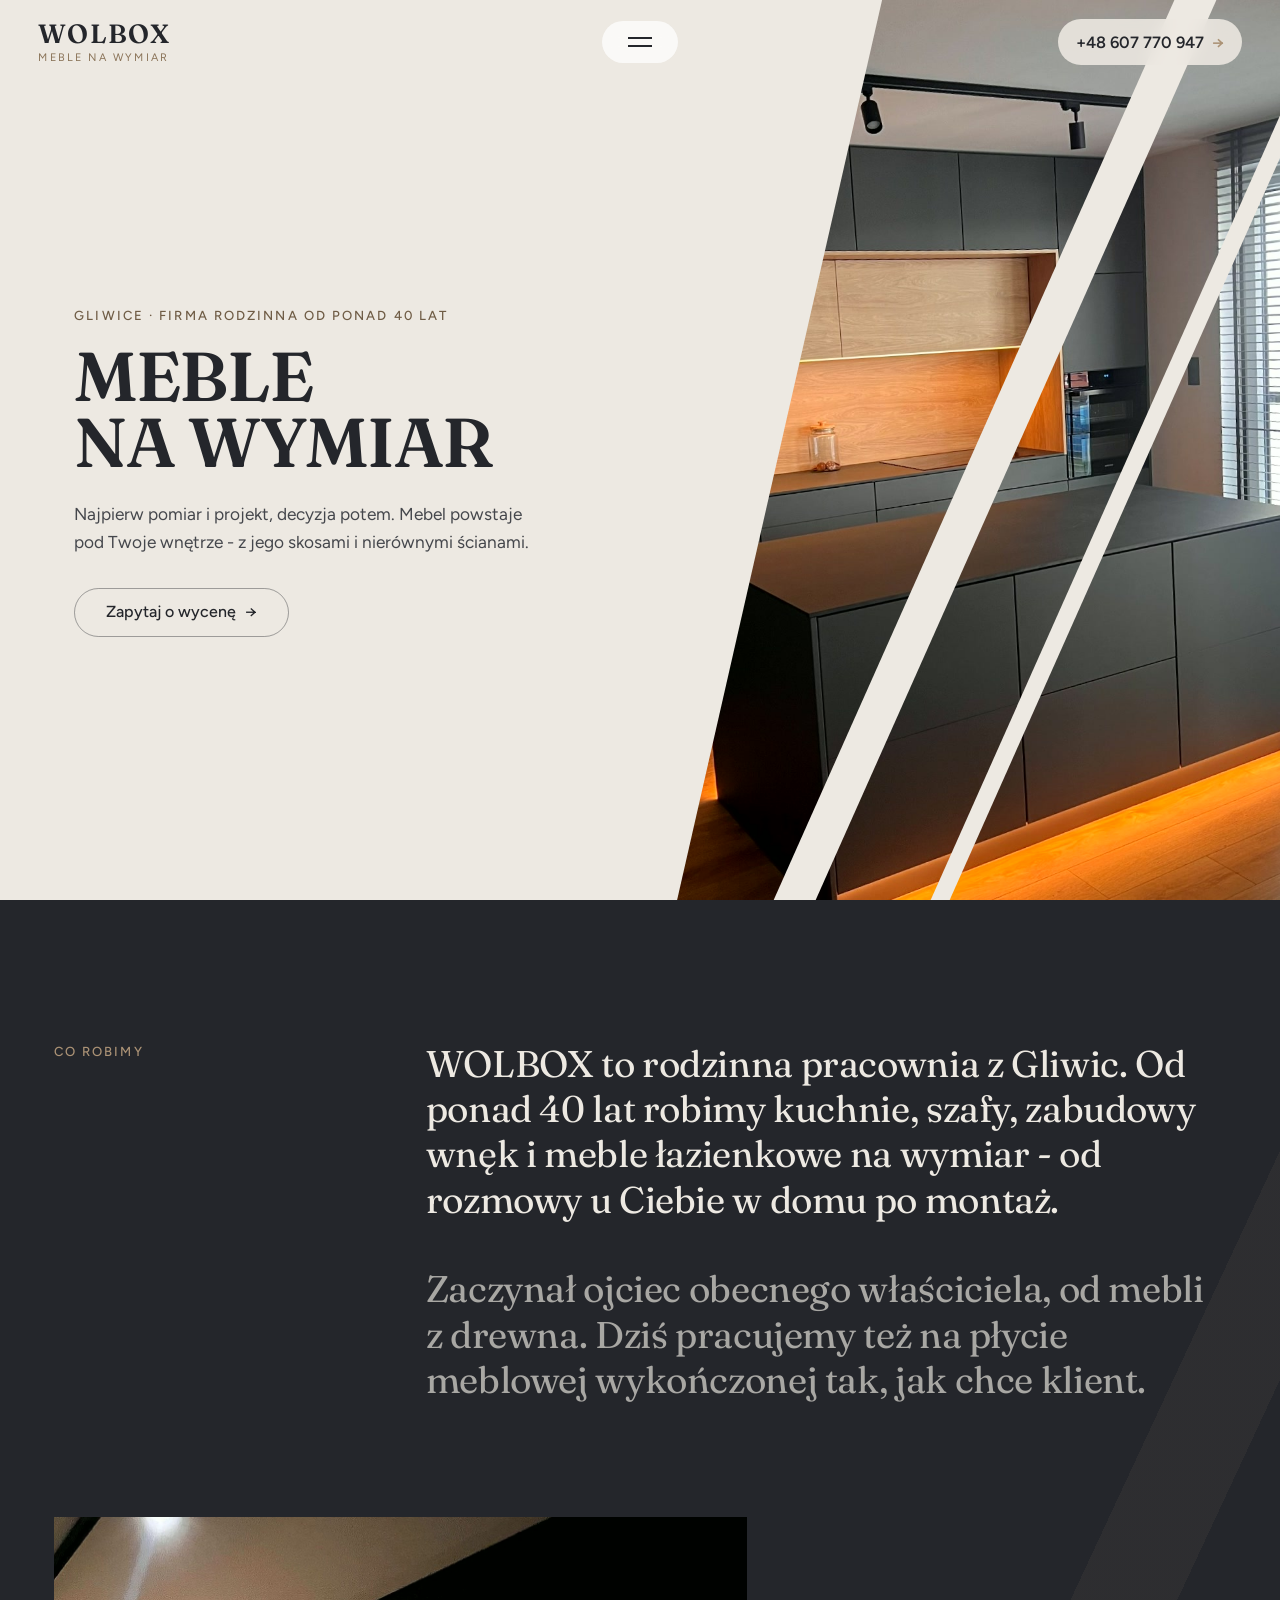
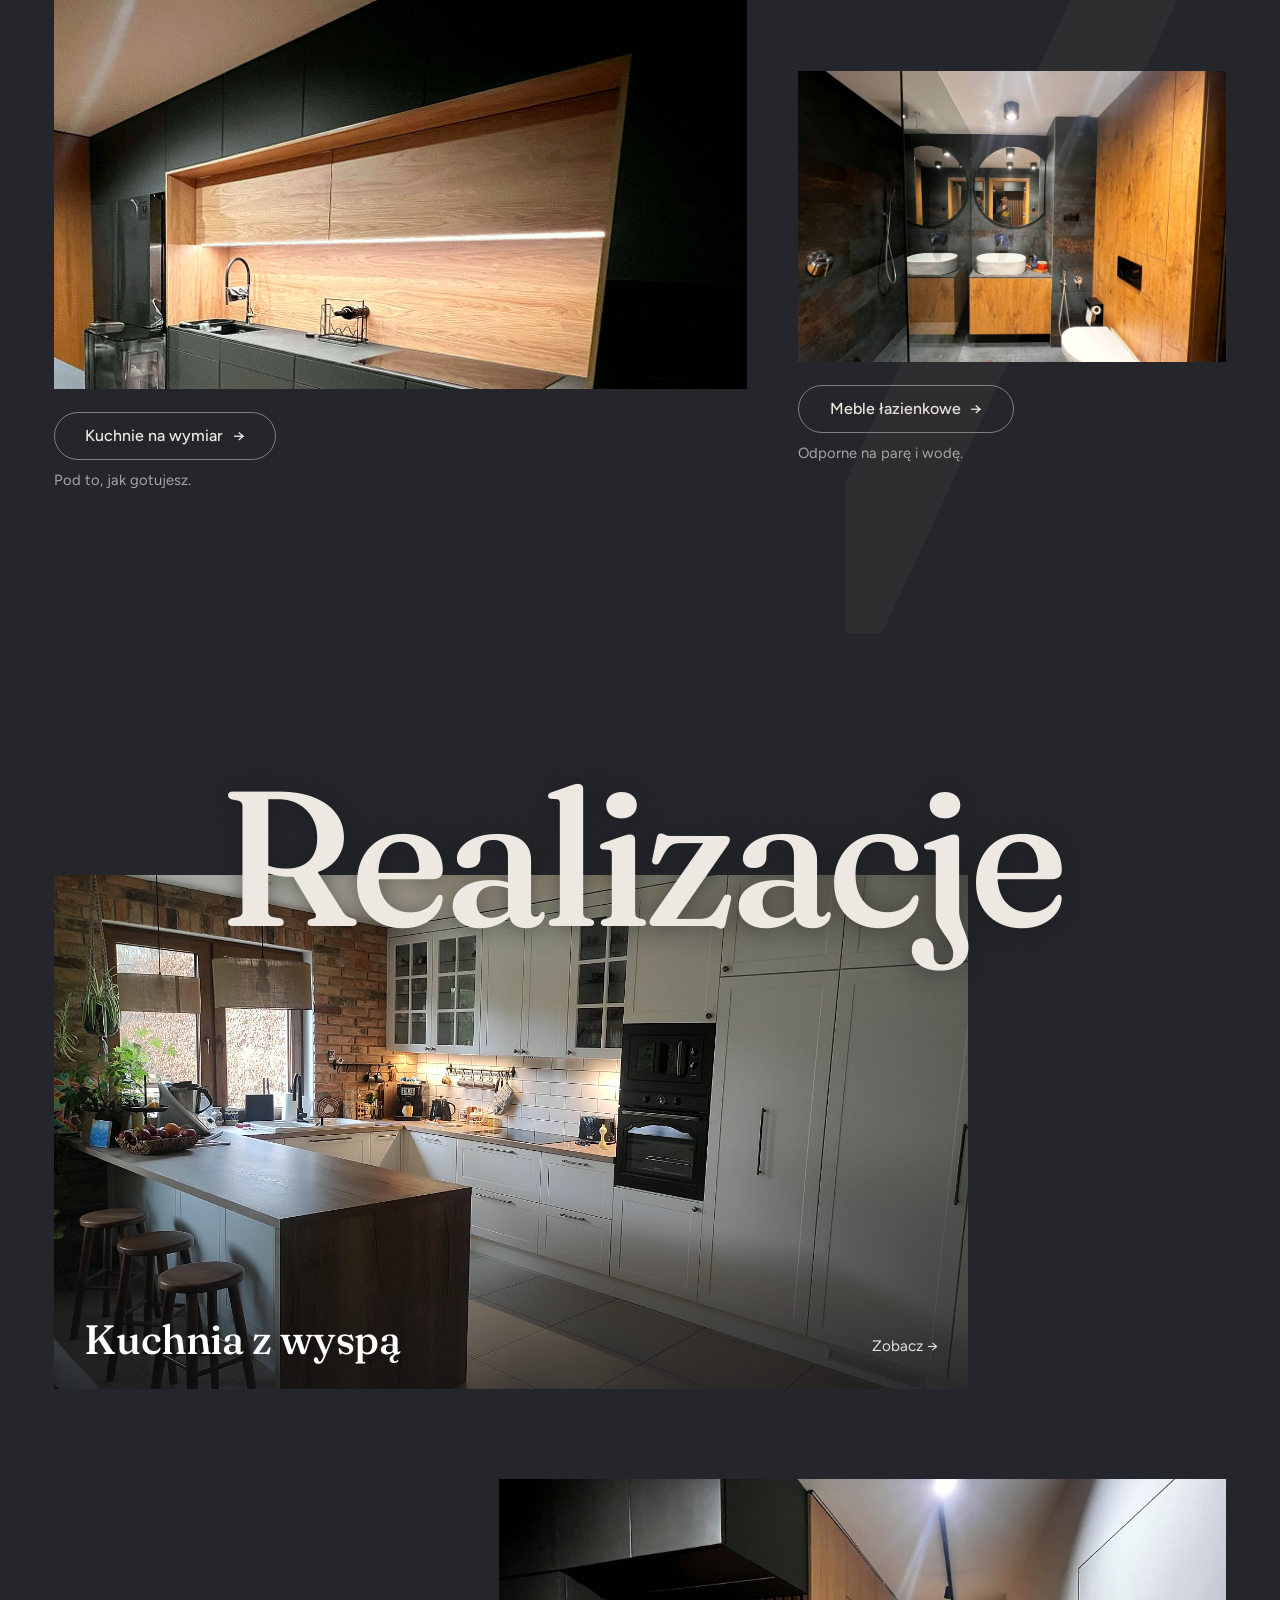
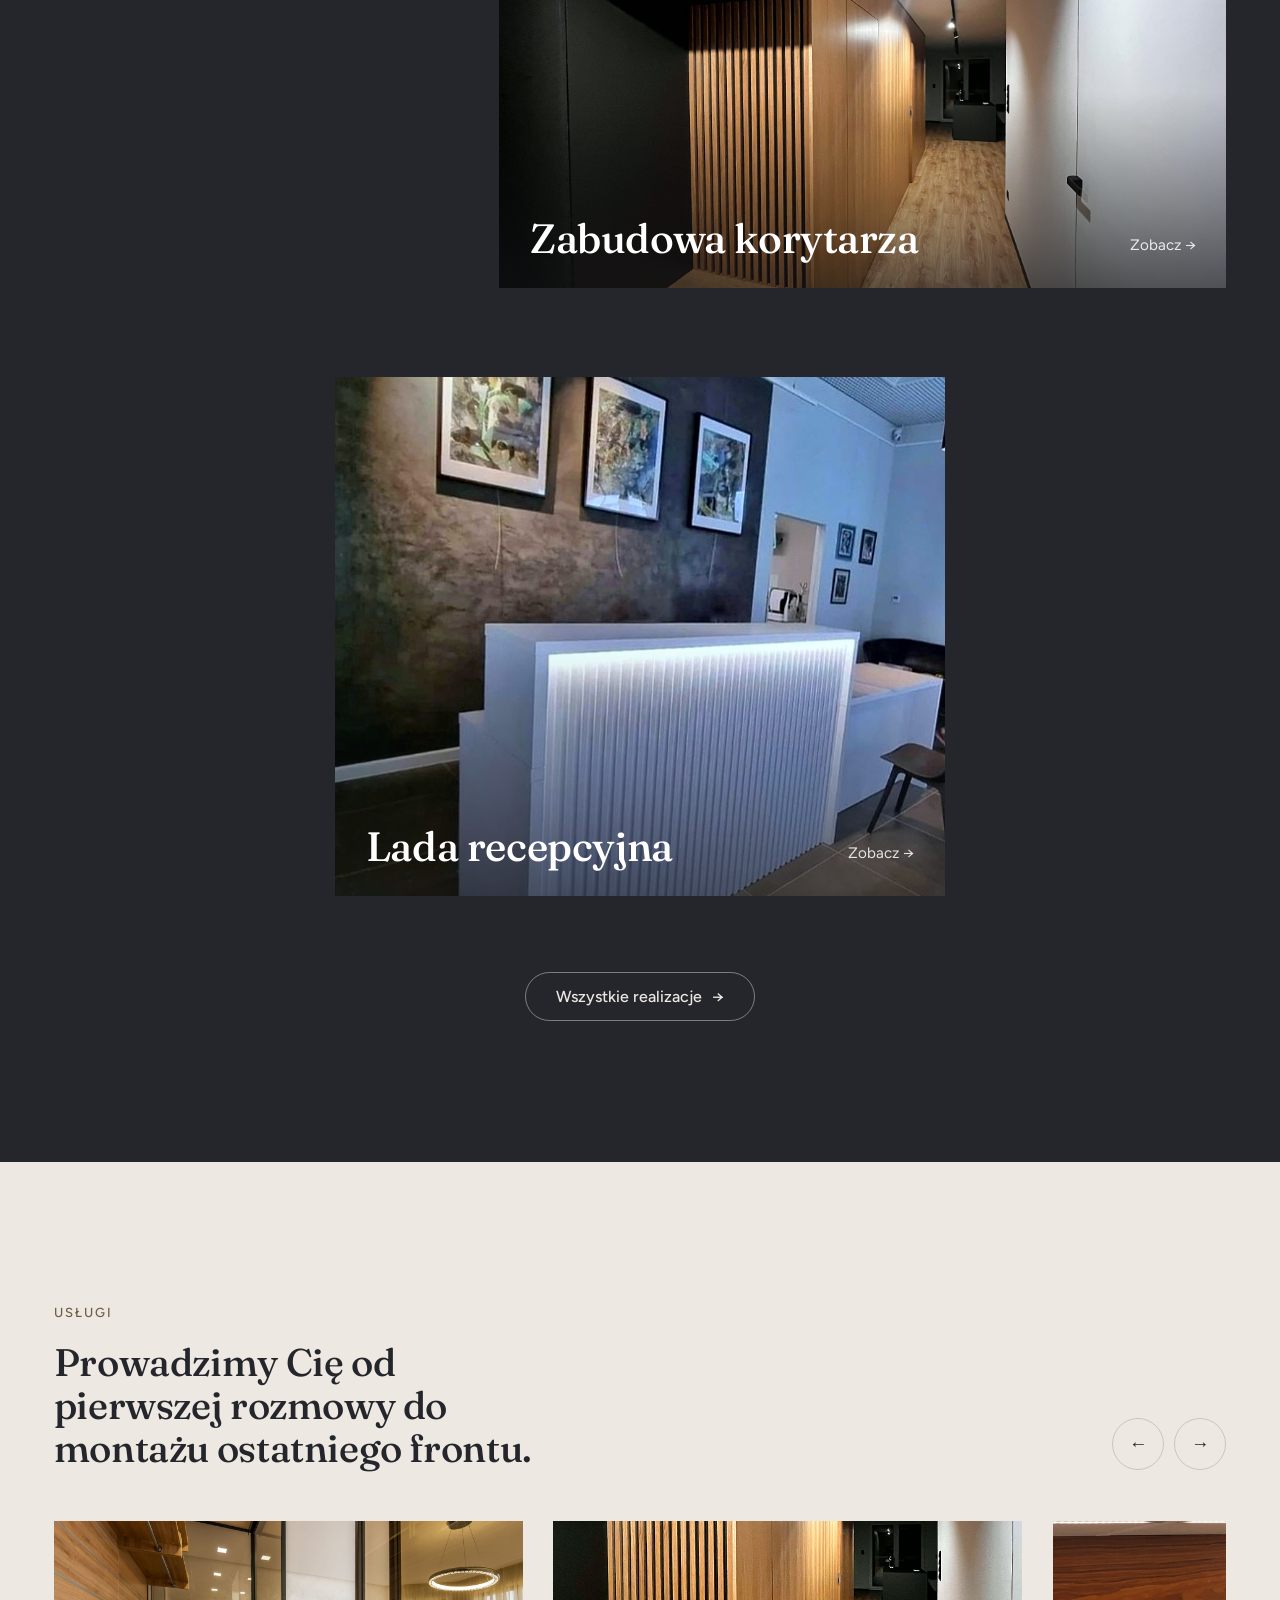
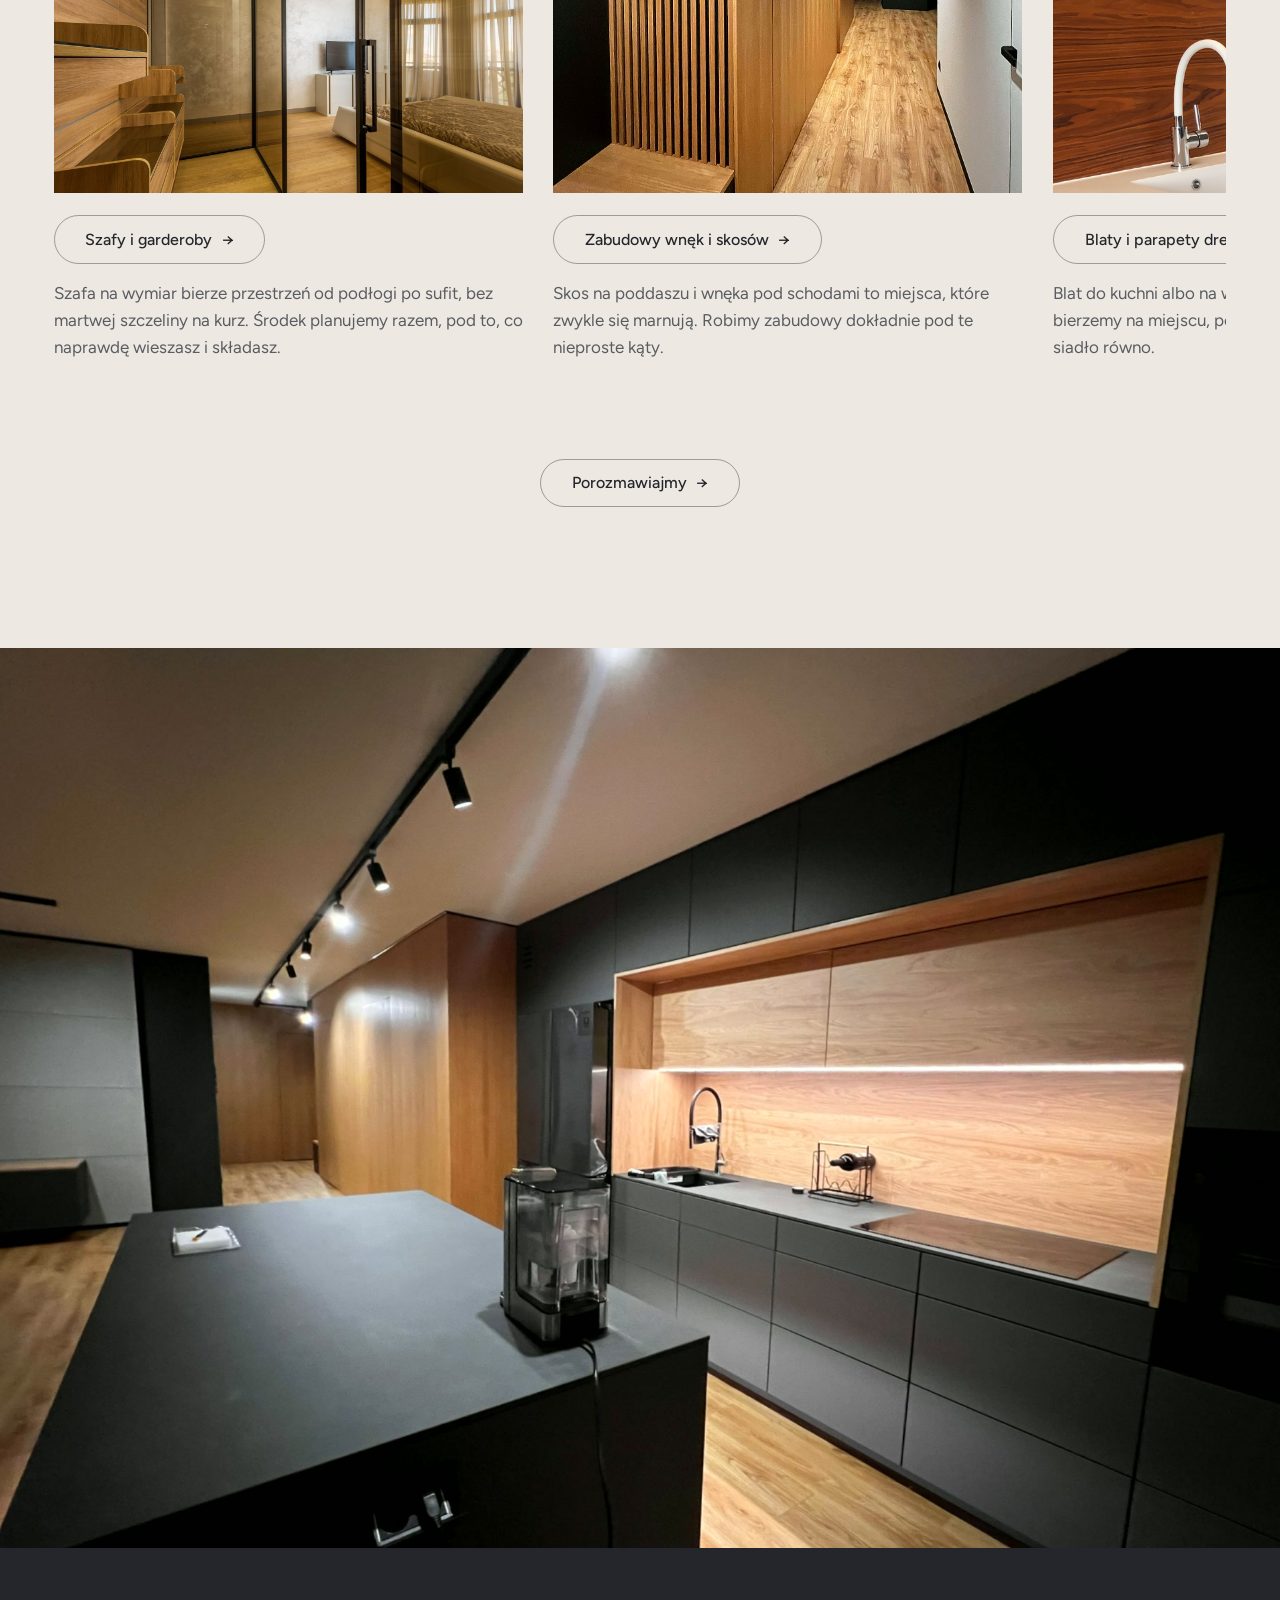
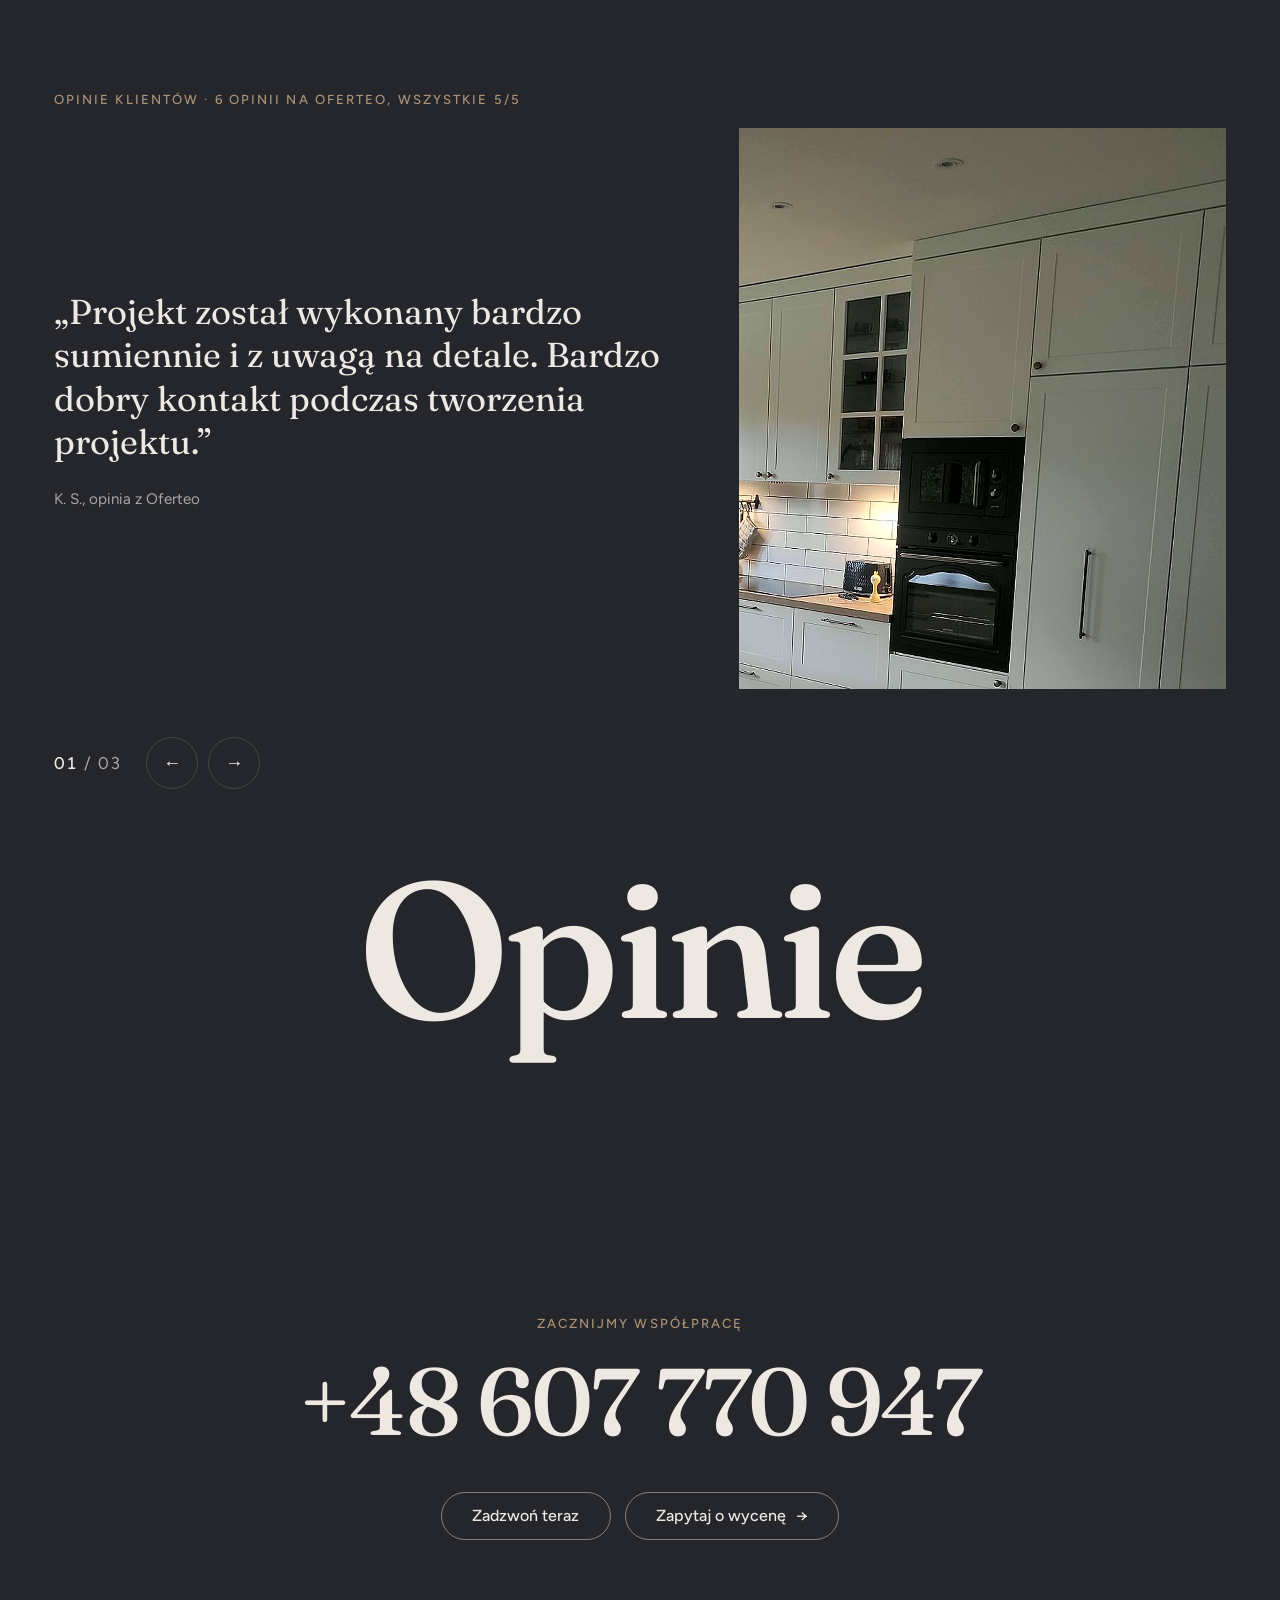
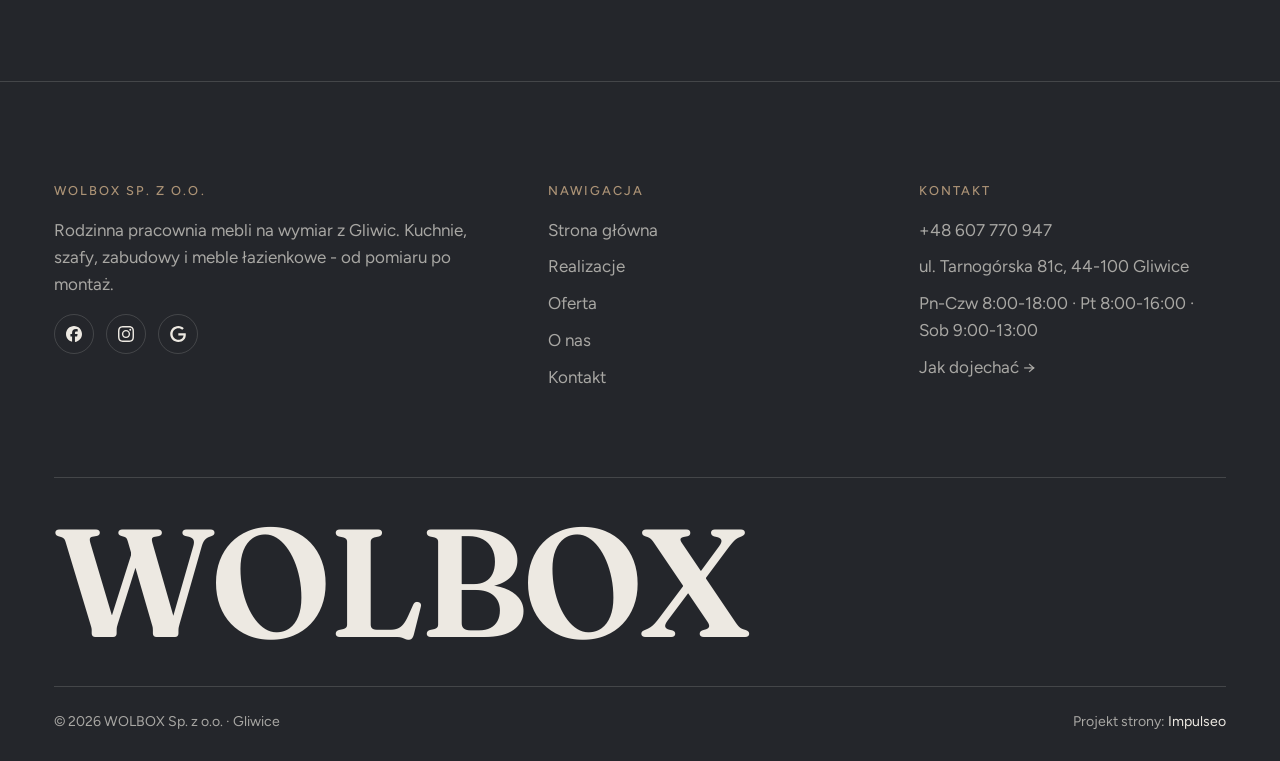
<file: index.html>
<!DOCTYPE html>
<html lang="pl">
<head>
<meta charset="UTF-8">
<meta name="viewport" content="width=device-width, initial-scale=1.0">
<title>WOLBOX - stolarstwo i meble na wymiar</title>
<meta name="description" content="Meble na wymiar w Gliwicach: kuchnie, szafy i zabudowy pod Twoje wnętrze. Firma rodzinna od ponad 40 lat. Zadzwoń: +48 607 770 947.">
<link rel="canonical" href="https://kris20032.github.io/wolbox-sp-z-o-o/">
<meta name="robots" content="noindex, nofollow">
<meta property="og:type" content="website">
<meta property="og:locale" content="pl_PL">
<meta property="og:site_name" content="WOLBOX">
<meta property="og:title" content="WOLBOX - stolarstwo i meble na wymiar">
<meta property="og:description" content="Meble na wymiar w Gliwicach: kuchnie, szafy i zabudowy pod Twoje wnętrze. Firma rodzinna od ponad 40 lat. Zadzwoń: +48 607 770 947.">
<meta property="og:url" content="https://kris20032.github.io/wolbox-sp-z-o-o/">
<meta property="og:image" content="https://kris20032.github.io/wolbox-sp-z-o-o/img/og.jpg">
<meta property="og:image:width" content="1200">
<meta property="og:image:height" content="630">
<meta name="twitter:card" content="summary_large_image">
<script type="application/ld+json">{"@context": "https://schema.org", "@type": "HomeAndConstructionBusiness", "name": "WOLBOX", "url": "https://kris20032.github.io/wolbox-sp-z-o-o/", "telephone": "+48607770947", "image": "https://kris20032.github.io/wolbox-sp-z-o-o/img/og.jpg", "areaServed": "Gliwice", "sameAs": ["https://www.facebook.com/p/Marcin-Wolski-Wolbox-100041528517087/", "https://www.instagram.com/wolbox_wolski_marcin/", "https://www.google.com/maps/place/WOLBOX+Sp.+z+o.+o./@50.3088964,18.6868577,17z"]}</script>
<link rel="preconnect" href="https://fonts.googleapis.com">
<link rel="preconnect" href="https://fonts.gstatic.com" crossorigin>
<link href="https://fonts.googleapis.com/css2?family=Fraunces:opsz,wght@9..144,400;9..144,500;9..144,600&family=Figtree:wght@400;500;600&display=swap" rel="stylesheet">
<meta name="theme-color" content="#ede9e2">
<link rel="stylesheet" href="assets/styles.css?v=20261015">
</head>
<body>
<header class="site-header">
  <div class="wrap inner">
    <a class="site-logo" href="index.html" aria-label="WOLBOX - strona główna"><span class="name">WOLBOX</span><span class="sub">Meble na wymiar</span></a>
    <button class="toggle-menu" data-menu aria-label="Otwórz menu" aria-expanded="false"><span></span><span></span></button>
    <a class="header-phone" href="tel:+48607770947"><span class="num">+48 607 770 947</span> <span class="arr" aria-hidden="true">→</span></a>
  </div>
</header>
<div class="site-menu" aria-label="Menu">
  <div class="top">
    <a class="site-logo" href="index.html" aria-label="WOLBOX - strona główna"><span class="name">WOLBOX</span><span class="sub">Meble na wymiar</span></a>
    <button class="toggle-menu" data-menu aria-label="Zamknij menu" aria-expanded="false"><span></span><span></span></button>
    <a class="header-phone" href="tel:+48607770947"><span class="num">+48 607 770 947</span> <span class="arr" aria-hidden="true">→</span></a>
  </div>
  <div class="menu-cols">
    <nav class="menu-main">
          <a href="index.html" aria-current="page">Strona główna</a>
          <a href="realizacje.html">Realizacje</a>
          <a href="oferta.html">Oferta</a>
          <a href="o-nas.html">O&nbsp;nas</a>
          <a href="kontakt.html">Kontakt</a>
    </nav>
    <div class="menu-col">
      <div class="menu-col-title">Co robimy</div>
          <a href="oferta.html">Kuchnie na wymiar</a>
          <a href="oferta.html">Szafy i&nbsp;garderoby</a>
          <a href="oferta.html">Zabudowy wnęk i&nbsp;skosów</a>
          <a href="oferta.html">Meble pokojowe i&nbsp;łazienkowe</a>
          <a href="oferta.html">Blaty i&nbsp;parapety drewniane</a>
          <a href="oferta.html">Pomiar i&nbsp;projekt</a>
    </div>
    <div class="menu-col">
      <div class="menu-col-title">Kontakt</div>
      <a href="tel:+48607770947">+48 607 770 947</a>
      <p>ul. Tarnogórska 81c<br>44-100 Gliwice</p>
      <p>Pn-Czw 8:00-18:00<br>Pt 8:00-16:00, Sob 9:00-13:00</p>
    </div>
  </div>
  <div class="menu-bottom">
    <a href="https://www.facebook.com/p/Marcin-Wolski-Wolbox-100041528517087/" target="_blank" rel="noopener">Facebook<small>Śledź nas</small></a>
    <a href="https://www.instagram.com/wolbox_wolski_marcin/" target="_blank" rel="noopener">Instagram<small>Zdjęcia z&nbsp;montaży</small></a>
    <a href="https://www.google.com/maps/place/WOLBOX+Sp.+z+o.+o./@50.3088964,18.6868577,17z" target="_blank" rel="noopener">Google<small>Jak dojechać</small></a>
  </div>
</div>

<main>
<section class="hero-cine banner">
    <figure class="banner-img"><div class="banner-img-inner"><img src="img/hero.jpg" fetchpriority="high" alt="WOLBOX - czarna kuchnia z wyspą na wymiar, Gliwice" width="1918" height="1380" decoding="async"></div></figure>
    <div class="banner-copy">
      <span class="subtitle">Gliwice · firma rodzinna od ponad 40 lat</span>
      <h1><span class="ln"><span>Meble</span></span><span class="ln"><span>na wymiar</span></span></h1>
        <p class="lead">Najpierw pomiar i&nbsp;projekt, decyzja potem. Mebel powstaje pod Twoje wnętrze - z&nbsp;jego skosami i&nbsp;nierównymi ścianami.</p>
        <a href="kontakt.html" class="btn">Zapytaj o&nbsp;wycenę <span class="arr" aria-hidden="true">→</span></a>
    </div>
</section>
<section class="bg-black pv-large bg-graphic">
  <div class="wrap intro">
    <span class="subtitle reveal">Co robimy</span>
    <div>
      <p class="txt-large reveal">WOLBOX to rodzinna pracownia z&nbsp;Gliwic. Od ponad 40 lat robimy kuchnie, szafy, zabudowy wnęk i&nbsp;meble łazienkowe na wymiar - od rozmowy u&nbsp;Ciebie w&nbsp;domu po montaż.</p>
      <p class="txt-large reveal muted">Zaczynał ojciec obecnego właściciela, od mebli z&nbsp;drewna. Dziś pracujemy też na płycie meblowej wykończonej tak, jak chce klient.</p>
    </div>
  </div>
  <div class="wrap img-grid" style="margin-top:clamp(70px,9vw,140px)">
    <div class="item reveal">
      <a href="oferta.html"><figure><img class="img-full" src="img/g6.jpg" alt="Czarna kuchnia na wymiar z podświetloną drewnianą wnęką" width="1400" height="1050" decoding="async"></figure></a>
      <a href="oferta.html" class="btn">Kuchnie na wymiar <span class="arr" aria-hidden="true">→</span></a>
      <p class="btn-foot">Pod to, jak gotujesz.</p>
    </div>
    <div class="item reveal">
      <a href="oferta.html"><figure><img class="img-full" src="img/g3.jpg" alt="Łazienka z szafką podumywalkową w okleinie drewnianej" width="1976" height="1460" decoding="async"></figure></a>
      <a href="oferta.html" class="btn">Meble łazienkowe <span class="arr" aria-hidden="true">→</span></a>
      <p class="btn-foot">Odporne na parę i&nbsp;wodę.</p>
    </div>
  </div>
</section>
<section class="bg-black pv-large hide-overflow">
  <div class="wrap">
    <h2 class="heading-huge work-title reveal">Realizacje</h2>
    <div class="work-items">
      <a class="project reveal" href="realizacje.html"><img class="img-full" src="img/about.jpg" alt="Kuchnia z wyspą w bieli i orzechu" width="1707" height="1280" decoding="async"><h3>Kuchnia z&nbsp;wyspą</h3><span class="more">Zobacz <span class="arr" aria-hidden="true">→</span></span></a>
      <a class="project reveal" href="realizacje.html"><img class="img-full" src="img/g2.jpg" alt="Zabudowa korytarza z drewnianymi lamelami" width="2048" height="1536" decoding="async"><h3>Zabudowa korytarza</h3><span class="more">Zobacz <span class="arr" aria-hidden="true">→</span></span></a>
      <a class="project reveal" href="realizacje.html"><img class="img-full" src="img/g4.jpg" alt="Podświetlana lada recepcyjna" width="986" height="1016" decoding="async"><h3>Lada recepcyjna</h3><span class="more">Zobacz <span class="arr" aria-hidden="true">→</span></span></a>
    </div>
    <div class="center" style="margin-top:clamp(50px,6vw,90px)"><a href="realizacje.html" class="btn">Wszystkie realizacje <span class="arr" aria-hidden="true">→</span></a></div>
  </div>
</section>
<section class="bg-beige pv-large hide-overflow" data-slider>
  <div class="wrap">
    <div class="section-intro reveal">
      <div>
        <span class="subtitle">Usługi</span>
        <h2>Prowadzimy Cię od pierwszej rozmowy do montażu ostatniego frontu.</h2>
      </div>
      <div class="slider-nav"><button type="button" data-dir="-1" aria-label="Poprzednie">←</button><button type="button" data-dir="1" aria-label="Następne">→</button></div>
    </div>
    <div class="slider">
      <div class="card">
        <a href="oferta.html"><figure><img class="img-full" src="img/g13.jpg" alt="Szafy i garderoby" width="1600" height="1068" decoding="async"></figure></a>
        <a href="oferta.html" class="btn">Szafy i&nbsp;garderoby <span class="arr" aria-hidden="true">→</span></a>
        <p>Szafa na wymiar bierze przestrzeń od podłogi po sufit, bez martwej szczeliny na kurz. Środek planujemy razem, pod to, co naprawdę wieszasz i&nbsp;składasz.</p>
      </div>
      <div class="card">
        <a href="oferta.html"><figure><img class="img-full" src="img/g9.jpg" alt="Zabudowy wnęk i skosów" width="1400" height="1050" decoding="async"></figure></a>
        <a href="oferta.html" class="btn">Zabudowy wnęk i&nbsp;skosów <span class="arr" aria-hidden="true">→</span></a>
        <p>Skos na poddaszu i&nbsp;wnęka pod schodami to miejsca, które zwykle się marnują. Robimy zabudowy dokładnie pod te nieproste kąty.</p>
      </div>
      <div class="card">
        <a href="oferta.html"><figure><img class="img-full" src="img/g5.jpg" alt="Blaty i parapety drewniane" width="720" height="720" decoding="async"></figure></a>
        <a href="oferta.html" class="btn">Blaty i&nbsp;parapety drewniane <span class="arr" aria-hidden="true">→</span></a>
        <p>Blat do kuchni albo na wyspę, parapet pod okno. Wymiar bierzemy na miejscu, po wykończeniu ścian, żeby wszystko siadło równo.</p>
      </div>
      <div class="card">
        <a href="oferta.html"><figure><img class="img-full" src="img/g12.jpg" alt="Pomiar i projekt" width="1314" height="948" decoding="async"></figure></a>
        <a href="oferta.html" class="btn">Pomiar i&nbsp;projekt <span class="arr" aria-hidden="true">→</span></a>
        <p>Projekt pokazujemy na Twoich wymiarach: rozmieszczenie i&nbsp;kolory frontów. Do warsztatu idzie dopiero wersja, którą zatwierdzisz.</p>
      </div>
    </div>
    <div class="center" style="margin-top:clamp(40px,5vw,70px)"><a href="kontakt.html" class="btn">Porozmawiajmy <span class="arr" aria-hidden="true">→</span></a></div>
  </div>
</section>
<section class="stopklatka full-img" data-parallax aria-hidden="true">
  <img src="img/g1.jpg" alt="" loading="lazy" width="1984" height="1468" decoding="async">
</section>
<section class="bg-black pv-large hide-overflow kudos" data-slider>
  <div class="wrap">
    <span class="subtitle">Opinie klientów · 6 opinii na Oferteo, wszystkie 5/5</span>
    <div class="kudos-track">
      <div class="kudo">
        <div>
          <blockquote>„Projekt został wykonany bardzo sumiennie i&nbsp;z&nbsp;uwagą na detale. Bardzo dobry kontakt podczas tworzenia projektu.”</blockquote>
          <p class="who">K. S., opinia z&nbsp;Oferteo</p>
        </div>
        <figure><img class="img-full" src="img/g10.jpg" alt="Biała kuchnia z ciemną zabudową piekarnika" width="1400" height="1048" decoding="async"></figure>
      </div>
      <div class="kudo">
        <div>
          <blockquote>„Bardzo profesjonalnie wykonana zabudowa kuchenna. Zależało nam, żeby ktoś rzetelny i&nbsp;solidny wykonał zlecenie i&nbsp;tak też się stało.”</blockquote>
          <p class="who">Z., opinia z&nbsp;Oferteo</p>
        </div>
        <figure><img class="img-full" src="img/g7.jpg" alt="Wyspa kuchenna w okleinie drewnianej" width="1400" height="1048" decoding="async"></figure>
      </div>
      <div class="kudo">
        <div>
          <blockquote>„Kuchnia wykonana solidnie, wszystko dograne w&nbsp;najdrobniejszych szczegółach. Dobry i&nbsp;miły kontakt.”</blockquote>
          <p class="who">K. O., opinia z&nbsp;Oferteo</p>
        </div>
        <figure><img class="img-full" src="img/g11.jpg" alt="Czarna zabudowa kuchenna z drewnianą wnęką" width="1400" height="1050" decoding="async"></figure>
      </div>
    </div>
    <div class="kudos-foot">
      <span class="kudos-count"><b data-cur>01</b> / 03</span>
      <div class="slider-nav"><button type="button" data-dir="-1" aria-label="Poprzednia opinia">←</button><button type="button" data-dir="1" aria-label="Następna opinia">→</button></div>
    </div>
    <h2 class="heading-huge kudos-title" aria-hidden="true">Opinie</h2>
  </div>
</section>
<section class="bg-black pv-large cta cta-call center">
  <div class="wrap reveal">
    <span class="subtitle">Zacznijmy współpracę</span>
    <h2><a href="tel:+48607770947">+48 607 770 947</a></h2>
    <div class="actions">
      <a href="tel:+48607770947" class="btn">Zadzwoń teraz</a>
      <a href="kontakt.html" class="btn">Zapytaj o&nbsp;wycenę <span class="arr" aria-hidden="true">→</span></a>
    </div>
  </div>
</section>
</main>

<footer class="site-footer">
  <div class="wrap">
    <div class="foot-top">
      <div class="foot-col">
        <h4>WOLBOX Sp. z&nbsp;o.o.</h4>
        <p>Rodzinna pracownia mebli na wymiar z&nbsp;Gliwic. Kuchnie, szafy, zabudowy i&nbsp;meble łazienkowe - od pomiaru po montaż.</p>
        <div class="foot-soc">
        <a class="soc" href="https://www.facebook.com/p/Marcin-Wolski-Wolbox-100041528517087/" target="_blank" rel="noopener" aria-label="Facebook - WOLBOX"><svg viewBox="0 0 24 24" aria-hidden="true" focusable="false"><path d="M9.101 23.691v-7.98H6.627v-3.667h2.474v-1.58c0-4.085 1.848-5.978 5.858-5.978.401 0 .955.042 1.468.103a8.68 8.68 0 0 1 1.141.195v3.325a8.623 8.623 0 0 0-.653-.036 26.805 26.805 0 0 0-.733-.009c-.707 0-1.259.096-1.675.309a1.686 1.686 0 0 0-.679.622c-.258.42-.374.995-.374 1.752v1.297h3.919l-.386 2.103-.287 1.564h-3.246v8.245C19.396 23.238 24 18.179 24 12.044c0-6.627-5.373-12-12-12s-12 5.373-12 12c0 5.628 3.874 10.35 9.101 11.647Z" fill="currentColor"/></svg></a>
        <a class="soc" href="https://www.instagram.com/wolbox_wolski_marcin/" target="_blank" rel="noopener" aria-label="Instagram - WOLBOX"><svg viewBox="0 0 24 24" aria-hidden="true" focusable="false"><path d="M7.0301.084c-1.2768.0602-2.1487.264-2.911.5634-.7888.3075-1.4575.72-2.1228 1.3877-.6652.6677-1.075 1.3368-1.3802 2.127-.2954.7638-.4956 1.6365-.552 2.914-.0564 1.2775-.0689 1.6882-.0626 4.947.0062 3.2586.0206 3.6671.0825 4.9473.061 1.2765.264 2.1482.5635 2.9107.308.7889.72 1.4573 1.388 2.1228.6679.6655 1.3365 1.0743 2.1285 1.38.7632.295 1.6361.4961 2.9134.552 1.2773.056 1.6884.069 4.9462.0627 3.2578-.0062 3.668-.0207 4.9478-.0814 1.28-.0607 2.147-.2652 2.9098-.5633.7889-.3086 1.4578-.72 2.1228-1.3881.665-.6682 1.0745-1.3378 1.3795-2.1284.2957-.7632.4966-1.636.552-2.9124.056-1.2809.0692-1.6898.063-4.948-.0063-3.2583-.021-3.6668-.0817-4.9465-.0607-1.2797-.264-2.1487-.5633-2.9117-.3084-.7889-.72-1.4568-1.3876-2.1228C21.2982 1.33 20.628.9208 19.8378.6165 19.074.321 18.2017.1197 16.9244.0645 15.6471.0093 15.236-.005 11.977.0014 8.718.0076 8.31.0215 7.0301.0839m.1402 21.6932c-1.17-.0509-1.8053-.2453-2.2287-.408-.5606-.216-.96-.4771-1.3819-.895-.422-.4178-.6811-.8186-.9-1.378-.1644-.4234-.3624-1.058-.4171-2.228-.0595-1.2645-.072-1.6442-.079-4.848-.007-3.2037.0053-3.583.0607-4.848.05-1.169.2456-1.805.408-2.2282.216-.5613.4762-.96.895-1.3816.4188-.4217.8184-.6814 1.3783-.9003.423-.1651 1.0575-.3614 2.227-.4171 1.2655-.06 1.6447-.072 4.848-.079 3.2033-.007 3.5835.005 4.8495.0608 1.169.0508 1.8053.2445 2.228.408.5608.216.96.4754 1.3816.895.4217.4194.6816.8176.9005 1.3787.1653.4217.3617 1.056.4169 2.2263.0602 1.2655.0739 1.645.0796 4.848.0058 3.203-.0055 3.5834-.061 4.848-.051 1.17-.245 1.8055-.408 2.2294-.216.5604-.4763.96-.8954 1.3814-.419.4215-.8181.6811-1.3783.9-.4224.1649-1.0577.3617-2.2262.4174-1.2656.0595-1.6448.072-4.8493.079-3.2045.007-3.5825-.006-4.848-.0608M16.953 5.5864A1.44 1.44 0 1 0 18.39 4.144a1.44 1.44 0 0 0-1.437 1.4424M5.8385 12.012c.0067 3.4032 2.7706 6.1557 6.173 6.1493 3.4026-.0065 6.157-2.7701 6.1506-6.1733-.0065-3.4032-2.771-6.1565-6.174-6.1498-3.403.0067-6.156 2.771-6.1496 6.1738M8 12.0077a4 4 0 1 1 4.008 3.9921A3.9996 3.9996 0 0 1 8 12.0077" fill="currentColor"/></svg></a>
        <a class="soc" href="https://www.google.com/maps/place/WOLBOX+Sp.+z+o.+o./@50.3088964,18.6868577,17z" target="_blank" rel="noopener" aria-label="Google - WOLBOX"><svg viewBox="0 0 24 24" aria-hidden="true" focusable="false"><path d="M12.48 10.92v3.28h7.84c-.24 1.84-.853 3.187-1.787 4.133-1.147 1.147-2.933 2.4-6.053 2.4-4.827 0-8.6-3.893-8.6-8.72s3.773-8.72 8.6-8.72c2.6 0 4.507 1.027 5.907 2.347l2.307-2.307C18.747 1.44 16.133 0 12.48 0 5.867 0 .307 5.387.307 12s5.56 12 12.173 12c3.573 0 6.267-1.173 8.373-3.36 2.16-2.16 2.84-5.213 2.84-7.667 0-.76-.053-1.467-.173-2.053H12.48z" fill="currentColor"/></svg></a>
        </div>
      </div>
      <div class="foot-col">
        <h4>Nawigacja</h4>
        <a href="index.html">Strona główna</a>
        <a href="realizacje.html">Realizacje</a>
        <a href="oferta.html">Oferta</a>
        <a href="o-nas.html">O&nbsp;nas</a>
        <a href="kontakt.html">Kontakt</a>
      </div>
      <div class="foot-col">
        <h4>Kontakt</h4>
        <a href="tel:+48607770947">+48 607 770 947</a>
        <p>ul. Tarnogórska 81c, 44-100 Gliwice</p>
        <p>Pn-Czw 8:00-18:00 · Pt 8:00-16:00 · Sob 9:00-13:00</p>
        <a href="https://www.google.com/maps/place/WOLBOX+Sp.+z+o.+o./@50.3088964,18.6868577,17z" target="_blank" rel="noopener">Jak dojechać <span class="arr" aria-hidden="true">→</span></a>
      </div>
    </div>
    <div class="foot-logo" aria-hidden="true">WOLBOX</div>
    <div class="foot-bot">
      <span>© 2026 WOLBOX Sp. z&nbsp;o.o. · Gliwice</span>
      <span>Projekt strony: <a class="foot-credit" href="https://impulseo.pl" target="_blank" rel="noopener">Impulseo</a></span>
    </div>
  </div>
</footer>
<div class="sticky-reserve"><a class="sr-book" href="kontakt.html">Zapytaj o&nbsp;wycenę</a><a class="sr-call" href="tel:+48607770947" aria-label="Zadzwoń"><svg class="ico-tel" width="16" height="16" viewBox="0 0 24 24" fill="none" aria-hidden="true"><path d="M6.6 10.8a15.5 15.5 0 0 0 6.6 6.6l2.2-2.2a1 1 0 0 1 1-.24 11.4 11.4 0 0 0 3.6.58 1 1 0 0 1 1 1V20a1 1 0 0 1-1 1A17 17 0 0 1 3 4a1 1 0 0 1 1-1h3.5a1 1 0 0 1 1 1c0 1.25.2 2.46.58 3.6a1 1 0 0 1-.25 1l-2.23 2.2Z" fill="currentColor"/></svg></a></div>
<div class="demo-wazne" data-do="2026-10-21" data-cykl="3" hidden><svg class="dw-ico" width="13" height="13" viewBox="0 0 24 24" fill="none" aria-hidden="true"><circle cx="12" cy="12" r="8.6" stroke="currentColor" stroke-width="1.8"/><path d="M12 7.2V12l3.3 2" stroke="currentColor" stroke-width="1.8" stroke-linecap="round"/></svg><span class="dw-txt"></span></div>

<script src="assets/main.js?v=20261015"></script>
</body>
</html>
</file>
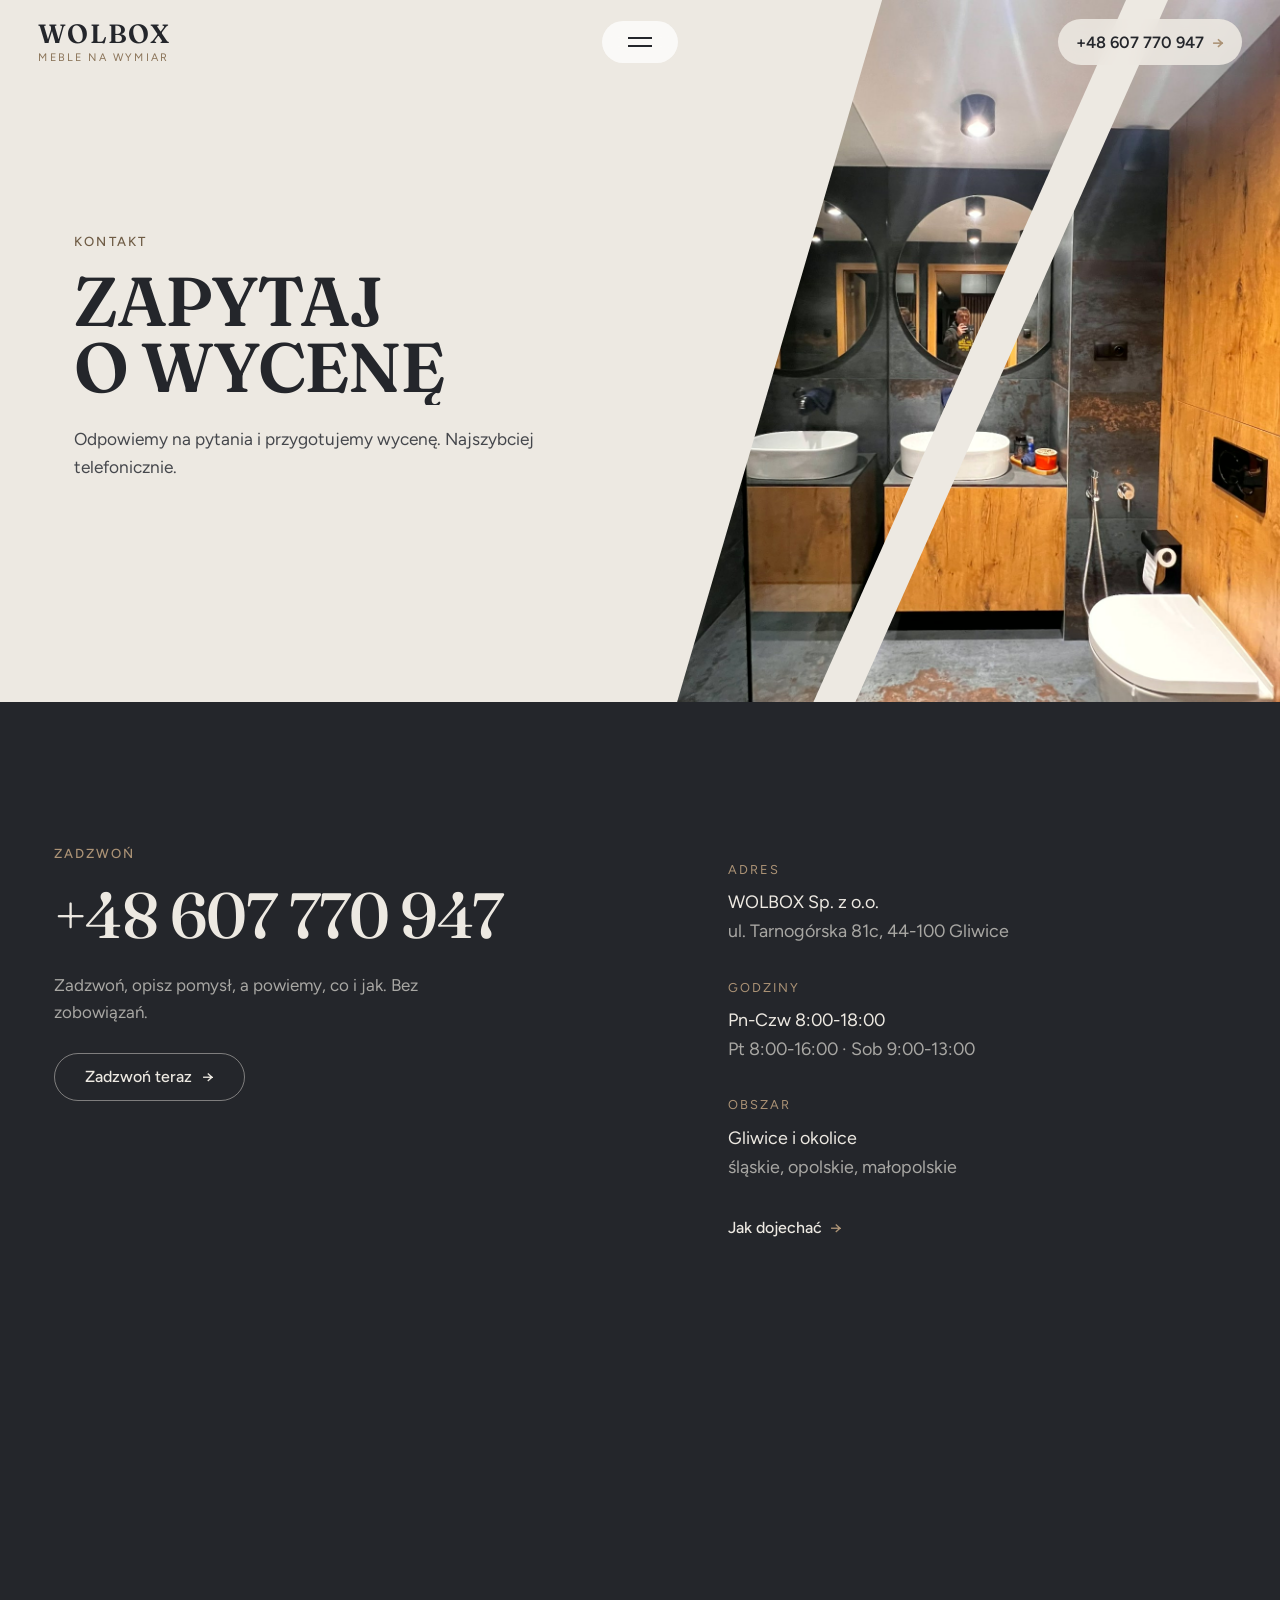
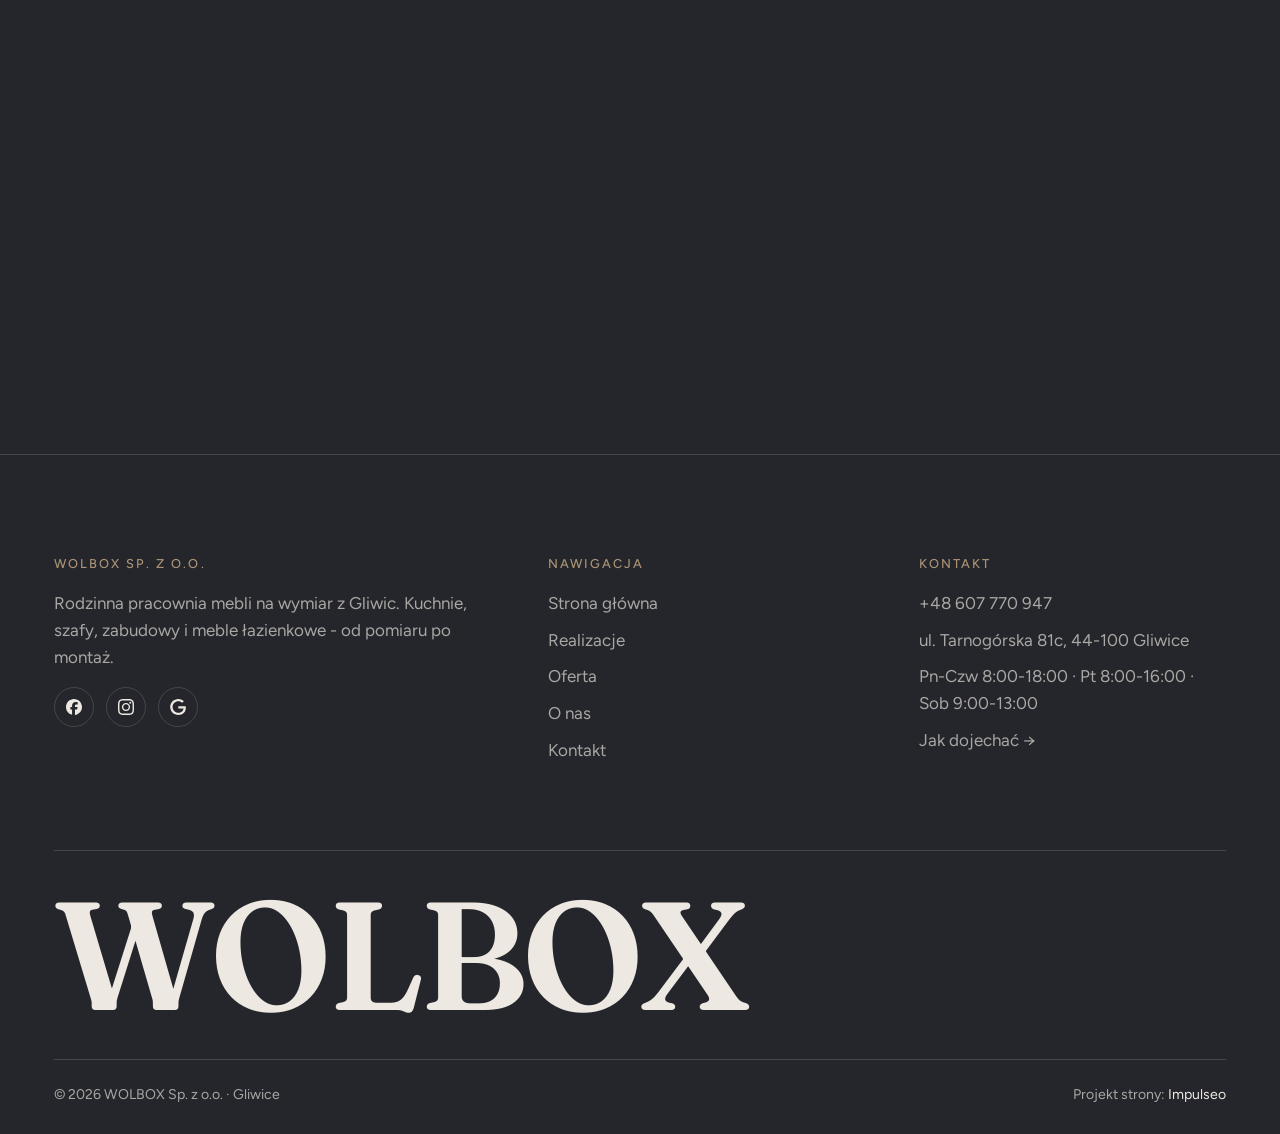
<file: kontakt.html>
<!DOCTYPE html>
<html lang="pl">
<head>
<meta charset="UTF-8">
<meta name="viewport" content="width=device-width, initial-scale=1.0">
<title>Kontakt - WOLBOX</title>
<meta name="description" content="Kontakt WOLBOX - ul. Tarnogórska 81c, 44-100 Gliwice">
<link rel="canonical" href="https://kris20032.github.io/wolbox-sp-z-o-o/kontakt.html">
<meta name="robots" content="noindex, nofollow">
<meta property="og:type" content="website">
<meta property="og:locale" content="pl_PL">
<meta property="og:site_name" content="WOLBOX">
<meta property="og:title" content="Kontakt - WOLBOX">
<meta property="og:description" content="Kontakt WOLBOX - ul. Tarnogórska 81c, 44-100 Gliwice">
<meta property="og:url" content="https://kris20032.github.io/wolbox-sp-z-o-o/kontakt.html">
<meta property="og:image" content="https://kris20032.github.io/wolbox-sp-z-o-o/img/og.jpg">
<meta property="og:image:width" content="1200">
<meta property="og:image:height" content="630">
<meta name="twitter:card" content="summary_large_image">
<link rel="preconnect" href="https://fonts.googleapis.com">
<link rel="preconnect" href="https://fonts.gstatic.com" crossorigin>
<link href="https://fonts.googleapis.com/css2?family=Fraunces:opsz,wght@9..144,400;9..144,500;9..144,600&family=Figtree:wght@400;500;600&display=swap" rel="stylesheet">
<meta name="theme-color" content="#ede9e2">
<link rel="stylesheet" href="assets/styles.css?v=20261015">
</head>
<body>
<header class="site-header">
  <div class="wrap inner">
    <a class="site-logo" href="index.html" aria-label="WOLBOX - strona główna"><span class="name">WOLBOX</span><span class="sub">Meble na wymiar</span></a>
    <button class="toggle-menu" data-menu aria-label="Otwórz menu" aria-expanded="false"><span></span><span></span></button>
    <a class="header-phone" href="tel:+48607770947"><span class="num">+48 607 770 947</span> <span class="arr" aria-hidden="true">→</span></a>
  </div>
</header>
<div class="site-menu" aria-label="Menu">
  <div class="top">
    <a class="site-logo" href="index.html" aria-label="WOLBOX - strona główna"><span class="name">WOLBOX</span><span class="sub">Meble na wymiar</span></a>
    <button class="toggle-menu" data-menu aria-label="Zamknij menu" aria-expanded="false"><span></span><span></span></button>
    <a class="header-phone" href="tel:+48607770947"><span class="num">+48 607 770 947</span> <span class="arr" aria-hidden="true">→</span></a>
  </div>
  <div class="menu-cols">
    <nav class="menu-main">
          <a href="index.html">Strona główna</a>
          <a href="realizacje.html">Realizacje</a>
          <a href="oferta.html">Oferta</a>
          <a href="o-nas.html">O&nbsp;nas</a>
          <a href="kontakt.html" aria-current="page">Kontakt</a>
    </nav>
    <div class="menu-col">
      <div class="menu-col-title">Co robimy</div>
          <a href="oferta.html">Kuchnie na wymiar</a>
          <a href="oferta.html">Szafy i&nbsp;garderoby</a>
          <a href="oferta.html">Zabudowy wnęk i&nbsp;skosów</a>
          <a href="oferta.html">Meble pokojowe i&nbsp;łazienkowe</a>
          <a href="oferta.html">Blaty i&nbsp;parapety drewniane</a>
          <a href="oferta.html">Pomiar i&nbsp;projekt</a>
    </div>
    <div class="menu-col">
      <div class="menu-col-title">Kontakt</div>
      <a href="tel:+48607770947">+48 607 770 947</a>
      <p>ul. Tarnogórska 81c<br>44-100 Gliwice</p>
      <p>Pn-Czw 8:00-18:00<br>Pt 8:00-16:00, Sob 9:00-13:00</p>
    </div>
  </div>
  <div class="menu-bottom">
    <a href="https://www.facebook.com/p/Marcin-Wolski-Wolbox-100041528517087/" target="_blank" rel="noopener">Facebook<small>Śledź nas</small></a>
    <a href="https://www.instagram.com/wolbox_wolski_marcin/" target="_blank" rel="noopener">Instagram<small>Zdjęcia z&nbsp;montaży</small></a>
    <a href="https://www.google.com/maps/place/WOLBOX+Sp.+z+o.+o./@50.3088964,18.6868577,17z" target="_blank" rel="noopener">Google<small>Jak dojechać</small></a>
  </div>
</div>

<main>
<section class="pagehead banner">
    <figure class="banner-img"><div class="banner-img-inner"><img src="img/g3.jpg" alt="WOLBOX - łazienka z meblami na wymiar" width="1976" height="1460" decoding="async"></div></figure>
    <div class="banner-copy">
      <span class="subtitle">Kontakt</span>
      <h1><span class="ln"><span>Zapytaj</span></span><span class="ln"><span>o&nbsp;wycenę</span></span></h1>
        <p class="lead">Odpowiemy na pytania i&nbsp;przygotujemy wycenę. Najszybciej telefonicznie.</p>
    </div>
</section>
<section class="bg-black pv-large">
  <div class="wrap contact-grid">
    <div class="reveal">
      <span class="subtitle">Zadzwoń</span>
      <div class="contact-big"><a href="tel:+48607770947">+48 607 770 947</a></div>
      <p class="muted" style="margin-top:1.4rem;max-width:460px">Zadzwoń, opisz pomysł, a&nbsp;powiemy, co i&nbsp;jak. Bez zobowiązań.</p>
      <a href="tel:+48607770947" class="btn" style="margin-top:.6rem">Zadzwoń teraz <span class="arr" aria-hidden="true">→</span></a>
    </div>
    <dl class="contact-list reveal">
      <dt>Adres</dt><dd>WOLBOX Sp. z&nbsp;o.o.<span>ul. Tarnogórska 81c, 44-100 Gliwice</span></dd>
      <dt>Godziny</dt><dd>Pn-Czw 8:00-18:00<span>Pt 8:00-16:00 · Sob 9:00-13:00</span></dd>
      <dt>Obszar</dt><dd>Gliwice i&nbsp;okolice<span>śląskie, opolskie, małopolskie</span></dd>
      <dd><a href="https://www.google.com/maps/place/WOLBOX+Sp.+z+o.+o./@50.3088964,18.6868577,17z" target="_blank" rel="noopener" class="btn-link">Jak dojechać <span class="arr" aria-hidden="true">→</span></a></dd>
    </dl>
  </div>
</section>
<section class="bg-black" style="padding-bottom:clamp(60px,8vw,110px)">
  <div class="wrap reveal">
    <iframe class="map" title="WOLBOX - Gliwice" src="https://maps.google.com/maps?q=50.3088964%2C18.6868577&z=15&output=embed" loading="lazy" referrerpolicy="no-referrer-when-downgrade"></iframe>
  </div>
</section>
</main>

<footer class="site-footer">
  <div class="wrap">
    <div class="foot-top">
      <div class="foot-col">
        <h4>WOLBOX Sp. z&nbsp;o.o.</h4>
        <p>Rodzinna pracownia mebli na wymiar z&nbsp;Gliwic. Kuchnie, szafy, zabudowy i&nbsp;meble łazienkowe - od pomiaru po montaż.</p>
        <div class="foot-soc">
        <a class="soc" href="https://www.facebook.com/p/Marcin-Wolski-Wolbox-100041528517087/" target="_blank" rel="noopener" aria-label="Facebook - WOLBOX"><svg viewBox="0 0 24 24" aria-hidden="true" focusable="false"><path d="M9.101 23.691v-7.98H6.627v-3.667h2.474v-1.58c0-4.085 1.848-5.978 5.858-5.978.401 0 .955.042 1.468.103a8.68 8.68 0 0 1 1.141.195v3.325a8.623 8.623 0 0 0-.653-.036 26.805 26.805 0 0 0-.733-.009c-.707 0-1.259.096-1.675.309a1.686 1.686 0 0 0-.679.622c-.258.42-.374.995-.374 1.752v1.297h3.919l-.386 2.103-.287 1.564h-3.246v8.245C19.396 23.238 24 18.179 24 12.044c0-6.627-5.373-12-12-12s-12 5.373-12 12c0 5.628 3.874 10.35 9.101 11.647Z" fill="currentColor"/></svg></a>
        <a class="soc" href="https://www.instagram.com/wolbox_wolski_marcin/" target="_blank" rel="noopener" aria-label="Instagram - WOLBOX"><svg viewBox="0 0 24 24" aria-hidden="true" focusable="false"><path d="M7.0301.084c-1.2768.0602-2.1487.264-2.911.5634-.7888.3075-1.4575.72-2.1228 1.3877-.6652.6677-1.075 1.3368-1.3802 2.127-.2954.7638-.4956 1.6365-.552 2.914-.0564 1.2775-.0689 1.6882-.0626 4.947.0062 3.2586.0206 3.6671.0825 4.9473.061 1.2765.264 2.1482.5635 2.9107.308.7889.72 1.4573 1.388 2.1228.6679.6655 1.3365 1.0743 2.1285 1.38.7632.295 1.6361.4961 2.9134.552 1.2773.056 1.6884.069 4.9462.0627 3.2578-.0062 3.668-.0207 4.9478-.0814 1.28-.0607 2.147-.2652 2.9098-.5633.7889-.3086 1.4578-.72 2.1228-1.3881.665-.6682 1.0745-1.3378 1.3795-2.1284.2957-.7632.4966-1.636.552-2.9124.056-1.2809.0692-1.6898.063-4.948-.0063-3.2583-.021-3.6668-.0817-4.9465-.0607-1.2797-.264-2.1487-.5633-2.9117-.3084-.7889-.72-1.4568-1.3876-2.1228C21.2982 1.33 20.628.9208 19.8378.6165 19.074.321 18.2017.1197 16.9244.0645 15.6471.0093 15.236-.005 11.977.0014 8.718.0076 8.31.0215 7.0301.0839m.1402 21.6932c-1.17-.0509-1.8053-.2453-2.2287-.408-.5606-.216-.96-.4771-1.3819-.895-.422-.4178-.6811-.8186-.9-1.378-.1644-.4234-.3624-1.058-.4171-2.228-.0595-1.2645-.072-1.6442-.079-4.848-.007-3.2037.0053-3.583.0607-4.848.05-1.169.2456-1.805.408-2.2282.216-.5613.4762-.96.895-1.3816.4188-.4217.8184-.6814 1.3783-.9003.423-.1651 1.0575-.3614 2.227-.4171 1.2655-.06 1.6447-.072 4.848-.079 3.2033-.007 3.5835.005 4.8495.0608 1.169.0508 1.8053.2445 2.228.408.5608.216.96.4754 1.3816.895.4217.4194.6816.8176.9005 1.3787.1653.4217.3617 1.056.4169 2.2263.0602 1.2655.0739 1.645.0796 4.848.0058 3.203-.0055 3.5834-.061 4.848-.051 1.17-.245 1.8055-.408 2.2294-.216.5604-.4763.96-.8954 1.3814-.419.4215-.8181.6811-1.3783.9-.4224.1649-1.0577.3617-2.2262.4174-1.2656.0595-1.6448.072-4.8493.079-3.2045.007-3.5825-.006-4.848-.0608M16.953 5.5864A1.44 1.44 0 1 0 18.39 4.144a1.44 1.44 0 0 0-1.437 1.4424M5.8385 12.012c.0067 3.4032 2.7706 6.1557 6.173 6.1493 3.4026-.0065 6.157-2.7701 6.1506-6.1733-.0065-3.4032-2.771-6.1565-6.174-6.1498-3.403.0067-6.156 2.771-6.1496 6.1738M8 12.0077a4 4 0 1 1 4.008 3.9921A3.9996 3.9996 0 0 1 8 12.0077" fill="currentColor"/></svg></a>
        <a class="soc" href="https://www.google.com/maps/place/WOLBOX+Sp.+z+o.+o./@50.3088964,18.6868577,17z" target="_blank" rel="noopener" aria-label="Google - WOLBOX"><svg viewBox="0 0 24 24" aria-hidden="true" focusable="false"><path d="M12.48 10.92v3.28h7.84c-.24 1.84-.853 3.187-1.787 4.133-1.147 1.147-2.933 2.4-6.053 2.4-4.827 0-8.6-3.893-8.6-8.72s3.773-8.72 8.6-8.72c2.6 0 4.507 1.027 5.907 2.347l2.307-2.307C18.747 1.44 16.133 0 12.48 0 5.867 0 .307 5.387.307 12s5.56 12 12.173 12c3.573 0 6.267-1.173 8.373-3.36 2.16-2.16 2.84-5.213 2.84-7.667 0-.76-.053-1.467-.173-2.053H12.48z" fill="currentColor"/></svg></a>
        </div>
      </div>
      <div class="foot-col">
        <h4>Nawigacja</h4>
        <a href="index.html">Strona główna</a>
        <a href="realizacje.html">Realizacje</a>
        <a href="oferta.html">Oferta</a>
        <a href="o-nas.html">O&nbsp;nas</a>
        <a href="kontakt.html">Kontakt</a>
      </div>
      <div class="foot-col">
        <h4>Kontakt</h4>
        <a href="tel:+48607770947">+48 607 770 947</a>
        <p>ul. Tarnogórska 81c, 44-100 Gliwice</p>
        <p>Pn-Czw 8:00-18:00 · Pt 8:00-16:00 · Sob 9:00-13:00</p>
        <a href="https://www.google.com/maps/place/WOLBOX+Sp.+z+o.+o./@50.3088964,18.6868577,17z" target="_blank" rel="noopener">Jak dojechać <span class="arr" aria-hidden="true">→</span></a>
      </div>
    </div>
    <div class="foot-logo" aria-hidden="true">WOLBOX</div>
    <div class="foot-bot">
      <span>© 2026 WOLBOX Sp. z&nbsp;o.o. · Gliwice</span>
      <span>Projekt strony: <a class="foot-credit" href="https://impulseo.pl" target="_blank" rel="noopener">Impulseo</a></span>
    </div>
  </div>
</footer>
<div class="sticky-reserve"><a class="sr-book" href="kontakt.html">Zapytaj o&nbsp;wycenę</a><a class="sr-call" href="tel:+48607770947" aria-label="Zadzwoń"><svg class="ico-tel" width="16" height="16" viewBox="0 0 24 24" fill="none" aria-hidden="true"><path d="M6.6 10.8a15.5 15.5 0 0 0 6.6 6.6l2.2-2.2a1 1 0 0 1 1-.24 11.4 11.4 0 0 0 3.6.58 1 1 0 0 1 1 1V20a1 1 0 0 1-1 1A17 17 0 0 1 3 4a1 1 0 0 1 1-1h3.5a1 1 0 0 1 1 1c0 1.25.2 2.46.58 3.6a1 1 0 0 1-.25 1l-2.23 2.2Z" fill="currentColor"/></svg></a></div>
<div class="demo-wazne" data-do="2026-10-21" data-cykl="3" hidden><svg class="dw-ico" width="13" height="13" viewBox="0 0 24 24" fill="none" aria-hidden="true"><circle cx="12" cy="12" r="8.6" stroke="currentColor" stroke-width="1.8"/><path d="M12 7.2V12l3.3 2" stroke="currentColor" stroke-width="1.8" stroke-linecap="round"/></svg><span class="dw-txt"></span></div>

<script src="assets/main.js?v=20261015"></script>
</body>
</html>
</file>
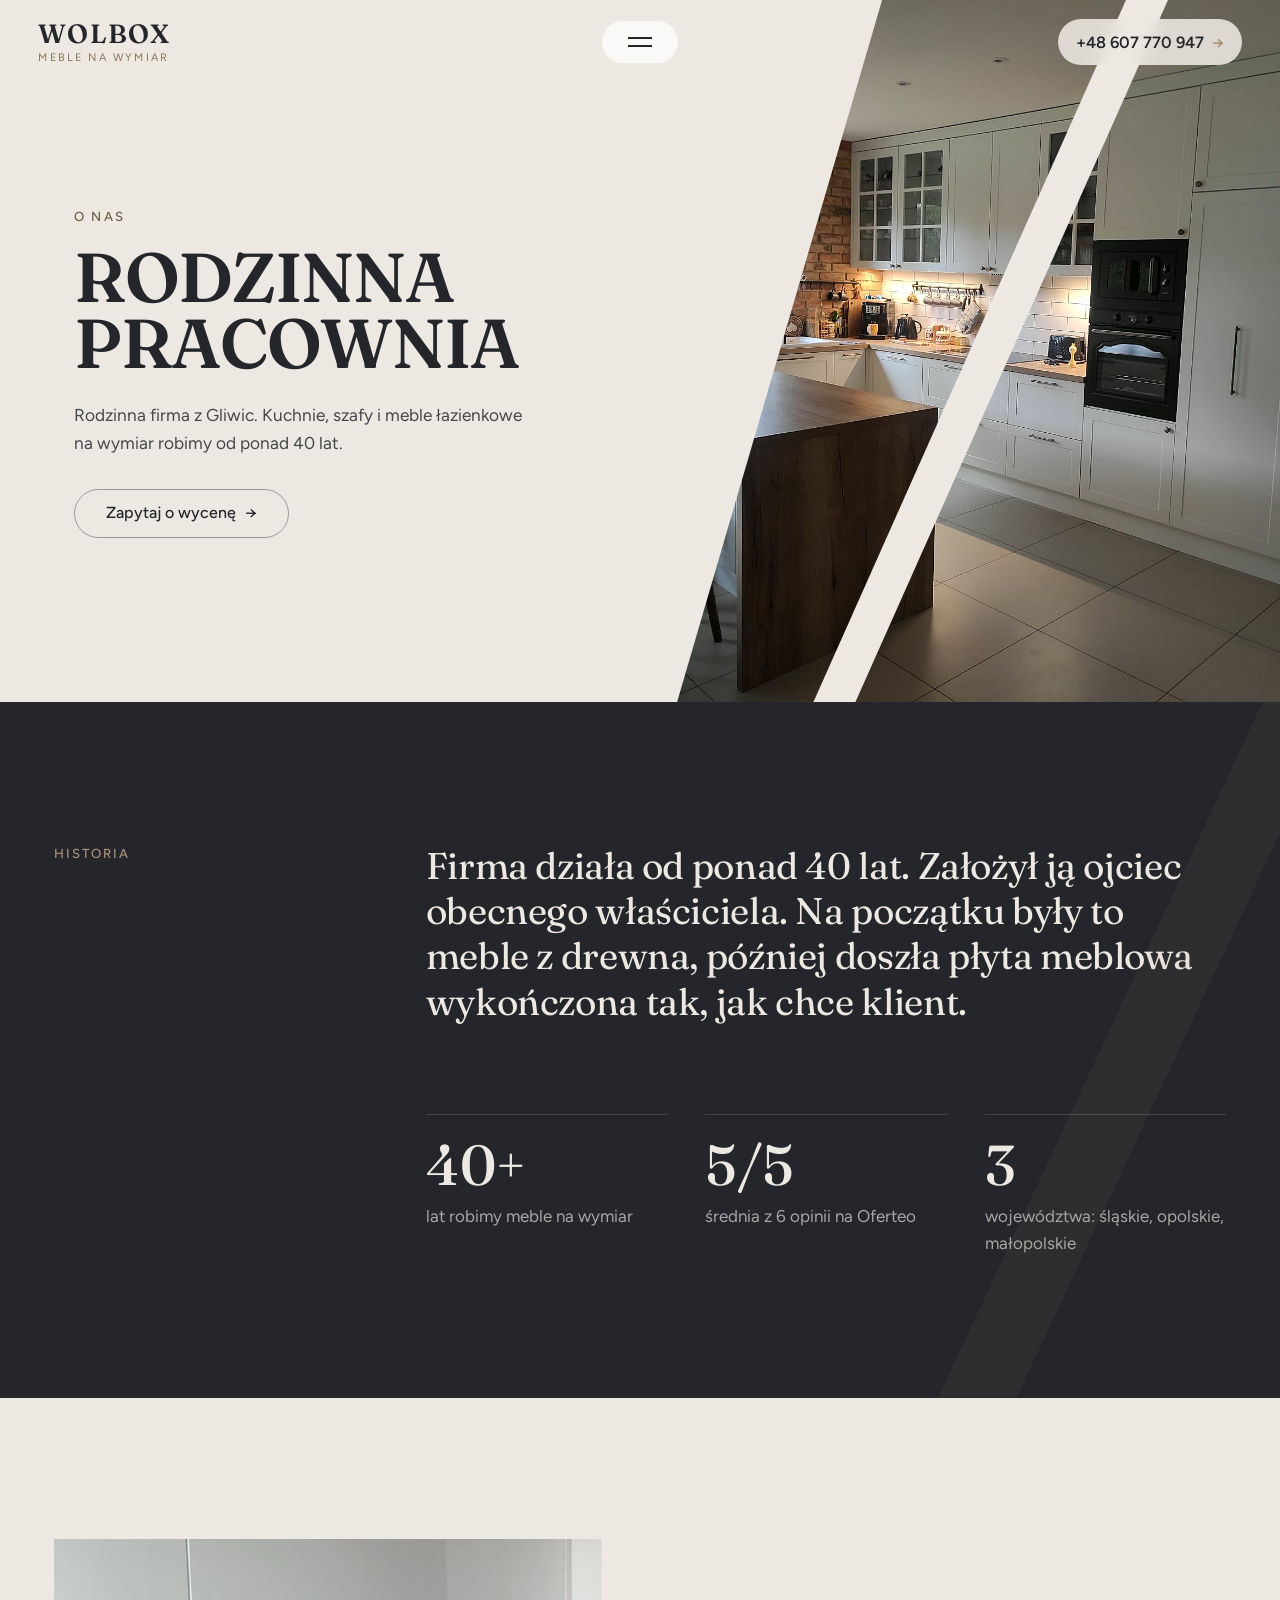
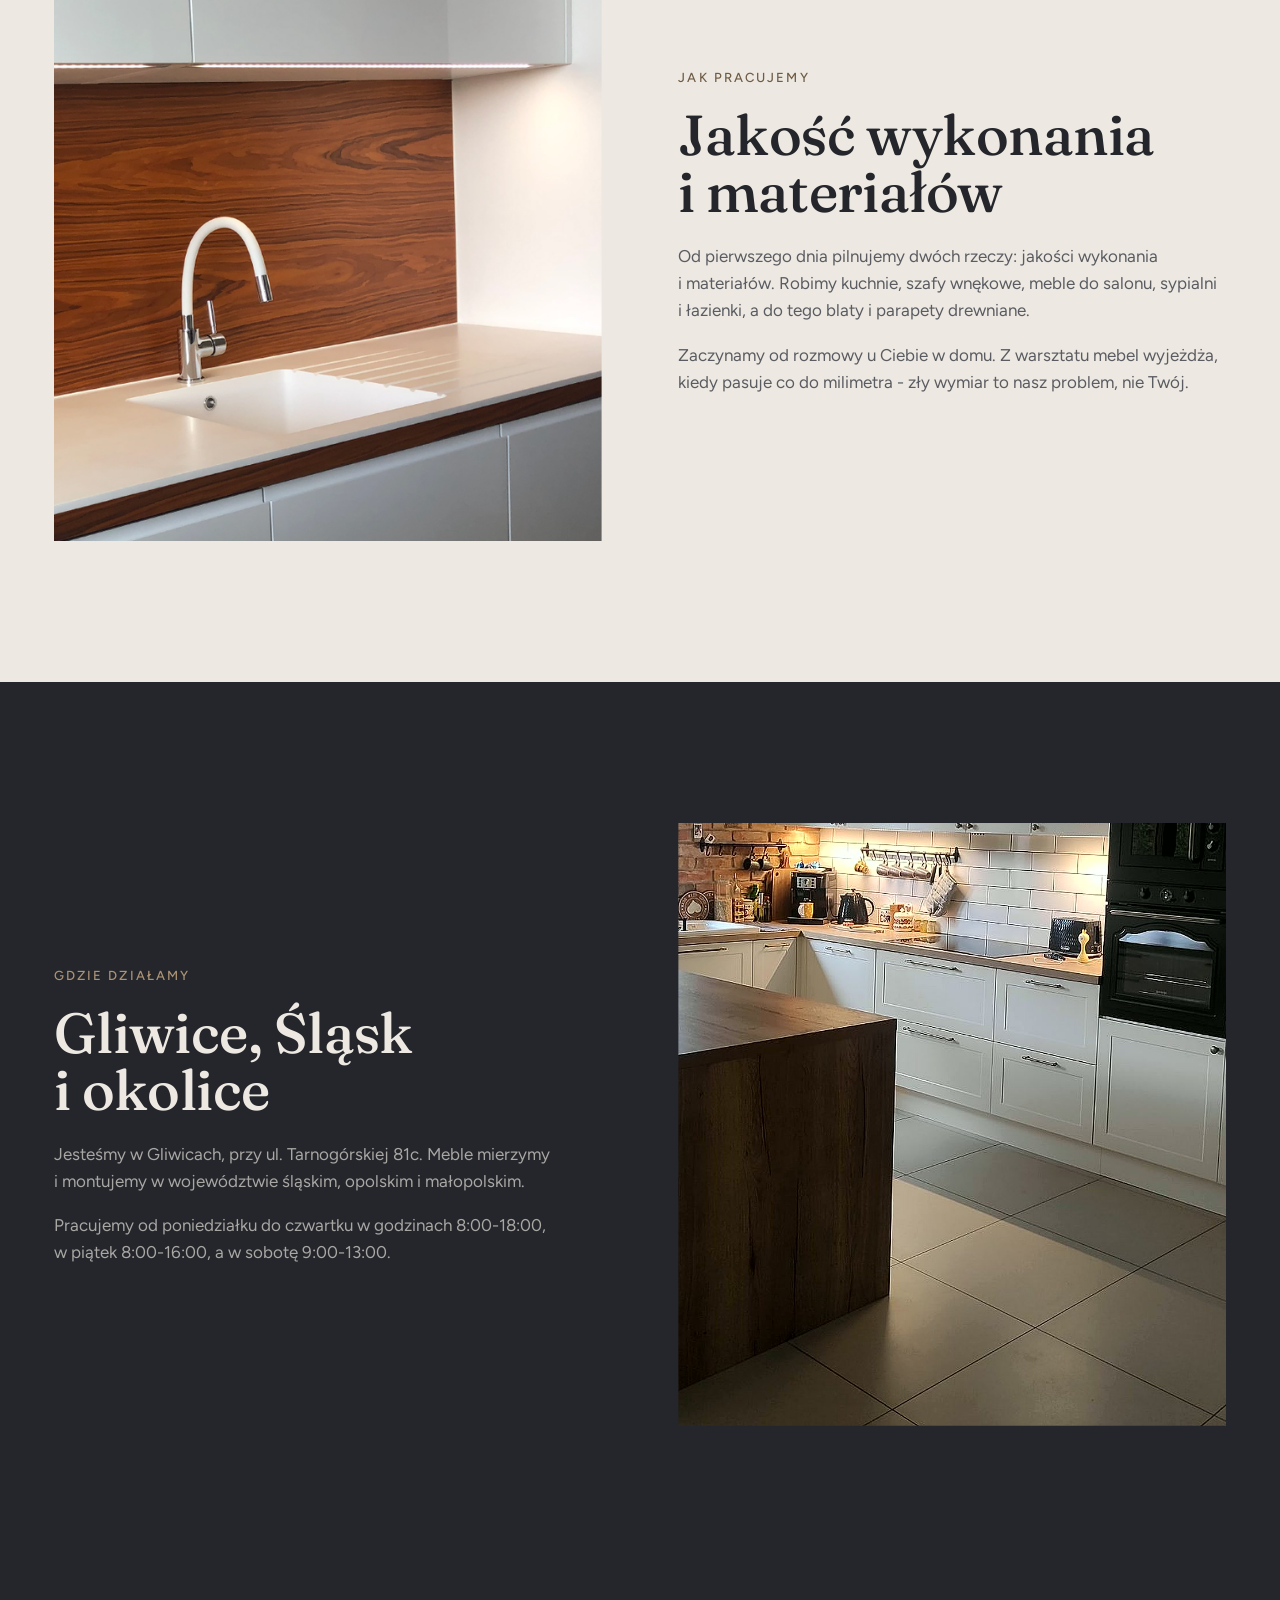
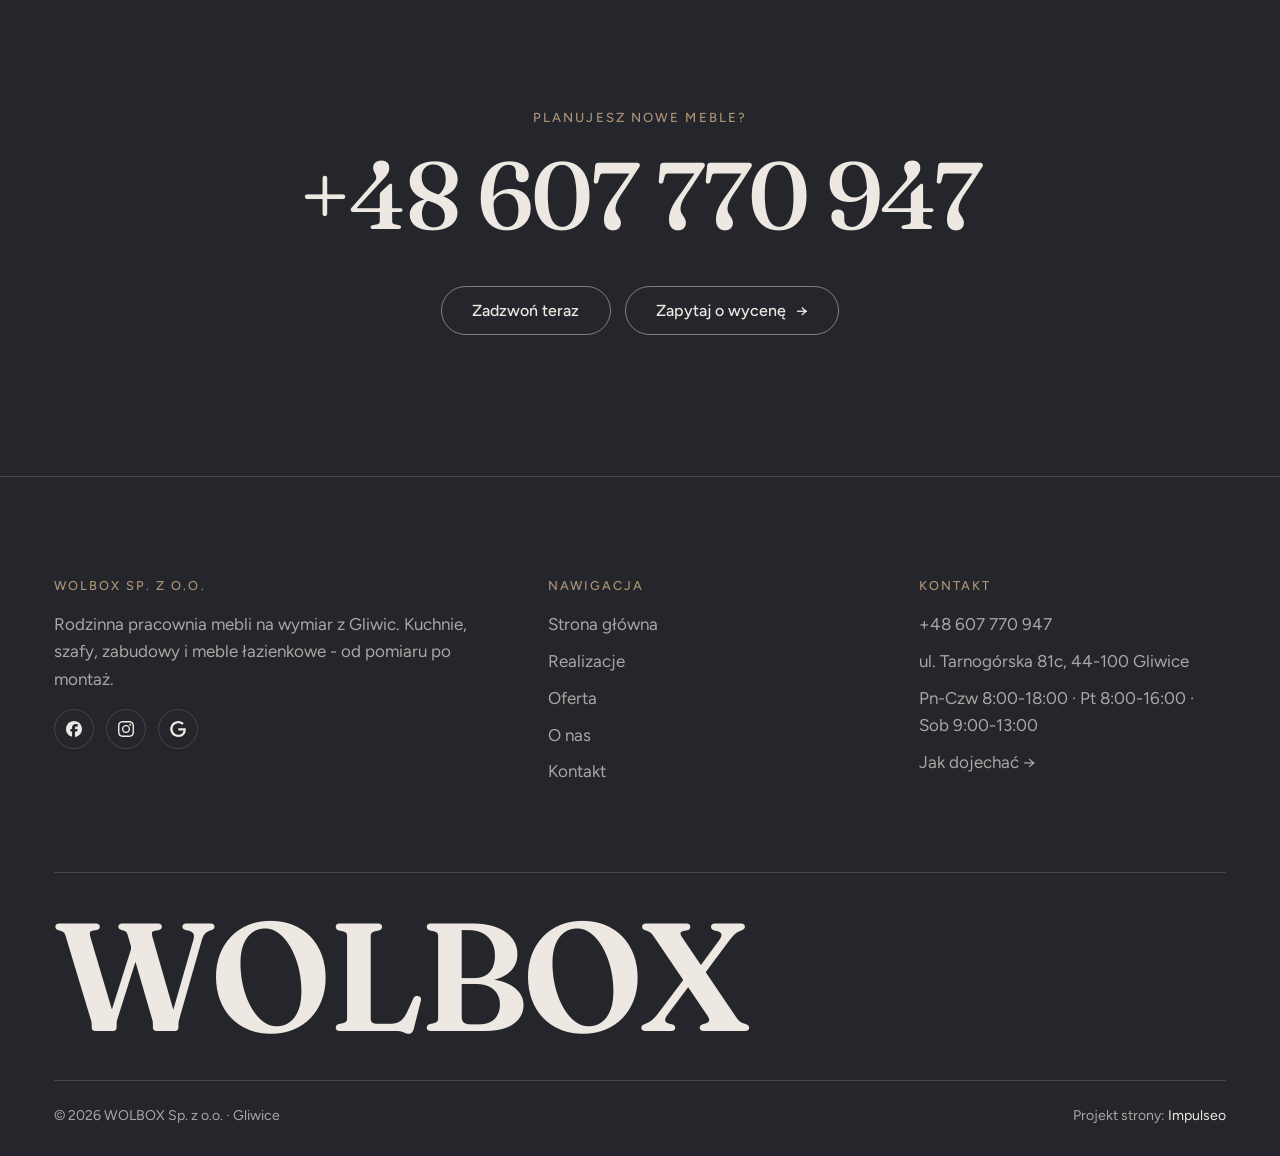
<file: o-nas.html>
<!DOCTYPE html>
<html lang="pl">
<head>
<meta charset="UTF-8">
<meta name="viewport" content="width=device-width, initial-scale=1.0">
<title>O nas - WOLBOX</title>
<meta name="description" content="Meble na wymiar w Gliwicach: kuchnie, szafy i zabudowy pod Twoje wnętrze. Firma rodzinna od ponad 40 lat. Zadzwoń: +48 607 770 947.">
<link rel="canonical" href="https://kris20032.github.io/wolbox-sp-z-o-o/o-nas.html">
<meta name="robots" content="noindex, nofollow">
<meta property="og:type" content="website">
<meta property="og:locale" content="pl_PL">
<meta property="og:site_name" content="WOLBOX">
<meta property="og:title" content="O nas - WOLBOX">
<meta property="og:description" content="Meble na wymiar w Gliwicach: kuchnie, szafy i zabudowy pod Twoje wnętrze. Firma rodzinna od ponad 40 lat. Zadzwoń: +48 607 770 947.">
<meta property="og:url" content="https://kris20032.github.io/wolbox-sp-z-o-o/o-nas.html">
<meta property="og:image" content="https://kris20032.github.io/wolbox-sp-z-o-o/img/og.jpg">
<meta property="og:image:width" content="1200">
<meta property="og:image:height" content="630">
<meta name="twitter:card" content="summary_large_image">
<link rel="preconnect" href="https://fonts.googleapis.com">
<link rel="preconnect" href="https://fonts.gstatic.com" crossorigin>
<link href="https://fonts.googleapis.com/css2?family=Fraunces:opsz,wght@9..144,400;9..144,500;9..144,600&family=Figtree:wght@400;500;600&display=swap" rel="stylesheet">
<meta name="theme-color" content="#ede9e2">
<link rel="stylesheet" href="assets/styles.css?v=20261015">
</head>
<body>
<header class="site-header">
  <div class="wrap inner">
    <a class="site-logo" href="index.html" aria-label="WOLBOX - strona główna"><span class="name">WOLBOX</span><span class="sub">Meble na wymiar</span></a>
    <button class="toggle-menu" data-menu aria-label="Otwórz menu" aria-expanded="false"><span></span><span></span></button>
    <a class="header-phone" href="tel:+48607770947"><span class="num">+48 607 770 947</span> <span class="arr" aria-hidden="true">→</span></a>
  </div>
</header>
<div class="site-menu" aria-label="Menu">
  <div class="top">
    <a class="site-logo" href="index.html" aria-label="WOLBOX - strona główna"><span class="name">WOLBOX</span><span class="sub">Meble na wymiar</span></a>
    <button class="toggle-menu" data-menu aria-label="Zamknij menu" aria-expanded="false"><span></span><span></span></button>
    <a class="header-phone" href="tel:+48607770947"><span class="num">+48 607 770 947</span> <span class="arr" aria-hidden="true">→</span></a>
  </div>
  <div class="menu-cols">
    <nav class="menu-main">
          <a href="index.html">Strona główna</a>
          <a href="realizacje.html">Realizacje</a>
          <a href="oferta.html">Oferta</a>
          <a href="o-nas.html" aria-current="page">O&nbsp;nas</a>
          <a href="kontakt.html">Kontakt</a>
    </nav>
    <div class="menu-col">
      <div class="menu-col-title">Co robimy</div>
          <a href="oferta.html">Kuchnie na wymiar</a>
          <a href="oferta.html">Szafy i&nbsp;garderoby</a>
          <a href="oferta.html">Zabudowy wnęk i&nbsp;skosów</a>
          <a href="oferta.html">Meble pokojowe i&nbsp;łazienkowe</a>
          <a href="oferta.html">Blaty i&nbsp;parapety drewniane</a>
          <a href="oferta.html">Pomiar i&nbsp;projekt</a>
    </div>
    <div class="menu-col">
      <div class="menu-col-title">Kontakt</div>
      <a href="tel:+48607770947">+48 607 770 947</a>
      <p>ul. Tarnogórska 81c<br>44-100 Gliwice</p>
      <p>Pn-Czw 8:00-18:00<br>Pt 8:00-16:00, Sob 9:00-13:00</p>
    </div>
  </div>
  <div class="menu-bottom">
    <a href="https://www.facebook.com/p/Marcin-Wolski-Wolbox-100041528517087/" target="_blank" rel="noopener">Facebook<small>Śledź nas</small></a>
    <a href="https://www.instagram.com/wolbox_wolski_marcin/" target="_blank" rel="noopener">Instagram<small>Zdjęcia z&nbsp;montaży</small></a>
    <a href="https://www.google.com/maps/place/WOLBOX+Sp.+z+o.+o./@50.3088964,18.6868577,17z" target="_blank" rel="noopener">Google<small>Jak dojechać</small></a>
  </div>
</div>

<main>
<section class="pagehead banner">
    <figure class="banner-img"><div class="banner-img-inner"><img src="img/about.jpg" alt="WOLBOX - kuchnia z wyspą w bieli i orzechu" width="1707" height="1280" decoding="async"></div></figure>
    <div class="banner-copy">
      <span class="subtitle">O&nbsp;nas</span>
      <h1><span class="ln"><span>Rodzinna</span></span><span class="ln"><span>pracownia</span></span></h1>
        <p class="lead">Rodzinna firma z&nbsp;Gliwic. Kuchnie, szafy i&nbsp;meble łazienkowe na wymiar robimy od ponad 40 lat.</p>
        <a href="kontakt.html" class="btn">Zapytaj o&nbsp;wycenę <span class="arr" aria-hidden="true">→</span></a>
    </div>
</section>
<section class="bg-black pv-large bg-graphic">
  <div class="wrap intro">
    <span class="subtitle reveal">Historia</span>
    <div>
      <p class="txt-large reveal">Firma działa od ponad 40 lat. Założył ją ojciec obecnego właściciela. Na początku były to meble z&nbsp;drewna, później doszła płyta meblowa wykończona tak, jak chce klient.</p>
      <div class="facts">
        <div class="fact reveal"><b>40+</b><span>lat robimy meble na wymiar</span></div>
        <div class="fact reveal"><b>5/5</b><span>średnia z&nbsp;6 opinii na Oferteo</span></div>
        <div class="fact reveal"><b>3</b><span>województwa: śląskie, opolskie, małopolskie</span></div>
      </div>
    </div>
  </div>
</section>
<section class="bg-beige pv-large">
  <div class="wrap split">
    <div class="split-art reveal-img"><img class="img-full" src="img/g5.jpg" alt="Blat i ściana w okleinie drewnianej" width="720" height="720" decoding="async"></div>
    <div class="reveal">
      <span class="subtitle">Jak pracujemy</span>
      <h2>Jakość wykonania i&nbsp;materiałów</h2>
      <p>Od pierwszego dnia pilnujemy dwóch rzeczy: jakości wykonania i&nbsp;materiałów. Robimy kuchnie, szafy wnękowe, meble do salonu, sypialni i&nbsp;łazienki, a&nbsp;do tego blaty i&nbsp;parapety drewniane.</p>
      <p>Zaczynamy od rozmowy u&nbsp;Ciebie w&nbsp;domu. Z&nbsp;warsztatu mebel wyjeżdża, kiedy pasuje co do milimetra - zły wymiar to nasz problem, nie Twój.</p>
    </div>
  </div>
</section>
<section class="bg-black pv-large">
  <div class="wrap split rev">
    <div class="split-art reveal-img"><img class="img-full" src="img/g7.jpg" alt="Kuchnia z wyspą w okleinie drewnianej" width="1400" height="1048" decoding="async"></div>
    <div class="reveal">
      <span class="subtitle">Gdzie działamy</span>
      <h2>Gliwice, Śląsk i&nbsp;okolice</h2>
      <p class="muted">Jesteśmy w&nbsp;Gliwicach, przy ul. Tarnogórskiej 81c. Meble mierzymy i&nbsp;montujemy w&nbsp;województwie śląskim, opolskim i&nbsp;małopolskim.</p>
      <p class="muted">Pracujemy od poniedziałku do czwartku w&nbsp;godzinach 8:00-18:00, w&nbsp;piątek 8:00-16:00, a&nbsp;w&nbsp;sobotę 9:00-13:00.</p>
    </div>
  </div>
</section>
<section class="bg-black pv-large cta cta-call center">
  <div class="wrap reveal">
    <span class="subtitle">Planujesz nowe meble?</span>
    <h2><a href="tel:+48607770947">+48 607 770 947</a></h2>
    <div class="actions">
      <a href="tel:+48607770947" class="btn">Zadzwoń teraz</a>
      <a href="kontakt.html" class="btn">Zapytaj o&nbsp;wycenę <span class="arr" aria-hidden="true">→</span></a>
    </div>
  </div>
</section>
</main>

<footer class="site-footer">
  <div class="wrap">
    <div class="foot-top">
      <div class="foot-col">
        <h4>WOLBOX Sp. z&nbsp;o.o.</h4>
        <p>Rodzinna pracownia mebli na wymiar z&nbsp;Gliwic. Kuchnie, szafy, zabudowy i&nbsp;meble łazienkowe - od pomiaru po montaż.</p>
        <div class="foot-soc">
        <a class="soc" href="https://www.facebook.com/p/Marcin-Wolski-Wolbox-100041528517087/" target="_blank" rel="noopener" aria-label="Facebook - WOLBOX"><svg viewBox="0 0 24 24" aria-hidden="true" focusable="false"><path d="M9.101 23.691v-7.98H6.627v-3.667h2.474v-1.58c0-4.085 1.848-5.978 5.858-5.978.401 0 .955.042 1.468.103a8.68 8.68 0 0 1 1.141.195v3.325a8.623 8.623 0 0 0-.653-.036 26.805 26.805 0 0 0-.733-.009c-.707 0-1.259.096-1.675.309a1.686 1.686 0 0 0-.679.622c-.258.42-.374.995-.374 1.752v1.297h3.919l-.386 2.103-.287 1.564h-3.246v8.245C19.396 23.238 24 18.179 24 12.044c0-6.627-5.373-12-12-12s-12 5.373-12 12c0 5.628 3.874 10.35 9.101 11.647Z" fill="currentColor"/></svg></a>
        <a class="soc" href="https://www.instagram.com/wolbox_wolski_marcin/" target="_blank" rel="noopener" aria-label="Instagram - WOLBOX"><svg viewBox="0 0 24 24" aria-hidden="true" focusable="false"><path d="M7.0301.084c-1.2768.0602-2.1487.264-2.911.5634-.7888.3075-1.4575.72-2.1228 1.3877-.6652.6677-1.075 1.3368-1.3802 2.127-.2954.7638-.4956 1.6365-.552 2.914-.0564 1.2775-.0689 1.6882-.0626 4.947.0062 3.2586.0206 3.6671.0825 4.9473.061 1.2765.264 2.1482.5635 2.9107.308.7889.72 1.4573 1.388 2.1228.6679.6655 1.3365 1.0743 2.1285 1.38.7632.295 1.6361.4961 2.9134.552 1.2773.056 1.6884.069 4.9462.0627 3.2578-.0062 3.668-.0207 4.9478-.0814 1.28-.0607 2.147-.2652 2.9098-.5633.7889-.3086 1.4578-.72 2.1228-1.3881.665-.6682 1.0745-1.3378 1.3795-2.1284.2957-.7632.4966-1.636.552-2.9124.056-1.2809.0692-1.6898.063-4.948-.0063-3.2583-.021-3.6668-.0817-4.9465-.0607-1.2797-.264-2.1487-.5633-2.9117-.3084-.7889-.72-1.4568-1.3876-2.1228C21.2982 1.33 20.628.9208 19.8378.6165 19.074.321 18.2017.1197 16.9244.0645 15.6471.0093 15.236-.005 11.977.0014 8.718.0076 8.31.0215 7.0301.0839m.1402 21.6932c-1.17-.0509-1.8053-.2453-2.2287-.408-.5606-.216-.96-.4771-1.3819-.895-.422-.4178-.6811-.8186-.9-1.378-.1644-.4234-.3624-1.058-.4171-2.228-.0595-1.2645-.072-1.6442-.079-4.848-.007-3.2037.0053-3.583.0607-4.848.05-1.169.2456-1.805.408-2.2282.216-.5613.4762-.96.895-1.3816.4188-.4217.8184-.6814 1.3783-.9003.423-.1651 1.0575-.3614 2.227-.4171 1.2655-.06 1.6447-.072 4.848-.079 3.2033-.007 3.5835.005 4.8495.0608 1.169.0508 1.8053.2445 2.228.408.5608.216.96.4754 1.3816.895.4217.4194.6816.8176.9005 1.3787.1653.4217.3617 1.056.4169 2.2263.0602 1.2655.0739 1.645.0796 4.848.0058 3.203-.0055 3.5834-.061 4.848-.051 1.17-.245 1.8055-.408 2.2294-.216.5604-.4763.96-.8954 1.3814-.419.4215-.8181.6811-1.3783.9-.4224.1649-1.0577.3617-2.2262.4174-1.2656.0595-1.6448.072-4.8493.079-3.2045.007-3.5825-.006-4.848-.0608M16.953 5.5864A1.44 1.44 0 1 0 18.39 4.144a1.44 1.44 0 0 0-1.437 1.4424M5.8385 12.012c.0067 3.4032 2.7706 6.1557 6.173 6.1493 3.4026-.0065 6.157-2.7701 6.1506-6.1733-.0065-3.4032-2.771-6.1565-6.174-6.1498-3.403.0067-6.156 2.771-6.1496 6.1738M8 12.0077a4 4 0 1 1 4.008 3.9921A3.9996 3.9996 0 0 1 8 12.0077" fill="currentColor"/></svg></a>
        <a class="soc" href="https://www.google.com/maps/place/WOLBOX+Sp.+z+o.+o./@50.3088964,18.6868577,17z" target="_blank" rel="noopener" aria-label="Google - WOLBOX"><svg viewBox="0 0 24 24" aria-hidden="true" focusable="false"><path d="M12.48 10.92v3.28h7.84c-.24 1.84-.853 3.187-1.787 4.133-1.147 1.147-2.933 2.4-6.053 2.4-4.827 0-8.6-3.893-8.6-8.72s3.773-8.72 8.6-8.72c2.6 0 4.507 1.027 5.907 2.347l2.307-2.307C18.747 1.44 16.133 0 12.48 0 5.867 0 .307 5.387.307 12s5.56 12 12.173 12c3.573 0 6.267-1.173 8.373-3.36 2.16-2.16 2.84-5.213 2.84-7.667 0-.76-.053-1.467-.173-2.053H12.48z" fill="currentColor"/></svg></a>
        </div>
      </div>
      <div class="foot-col">
        <h4>Nawigacja</h4>
        <a href="index.html">Strona główna</a>
        <a href="realizacje.html">Realizacje</a>
        <a href="oferta.html">Oferta</a>
        <a href="o-nas.html">O&nbsp;nas</a>
        <a href="kontakt.html">Kontakt</a>
      </div>
      <div class="foot-col">
        <h4>Kontakt</h4>
        <a href="tel:+48607770947">+48 607 770 947</a>
        <p>ul. Tarnogórska 81c, 44-100 Gliwice</p>
        <p>Pn-Czw 8:00-18:00 · Pt 8:00-16:00 · Sob 9:00-13:00</p>
        <a href="https://www.google.com/maps/place/WOLBOX+Sp.+z+o.+o./@50.3088964,18.6868577,17z" target="_blank" rel="noopener">Jak dojechać <span class="arr" aria-hidden="true">→</span></a>
      </div>
    </div>
    <div class="foot-logo" aria-hidden="true">WOLBOX</div>
    <div class="foot-bot">
      <span>© 2026 WOLBOX Sp. z&nbsp;o.o. · Gliwice</span>
      <span>Projekt strony: <a class="foot-credit" href="https://impulseo.pl" target="_blank" rel="noopener">Impulseo</a></span>
    </div>
  </div>
</footer>
<div class="sticky-reserve"><a class="sr-book" href="kontakt.html">Zapytaj o&nbsp;wycenę</a><a class="sr-call" href="tel:+48607770947" aria-label="Zadzwoń"><svg class="ico-tel" width="16" height="16" viewBox="0 0 24 24" fill="none" aria-hidden="true"><path d="M6.6 10.8a15.5 15.5 0 0 0 6.6 6.6l2.2-2.2a1 1 0 0 1 1-.24 11.4 11.4 0 0 0 3.6.58 1 1 0 0 1 1 1V20a1 1 0 0 1-1 1A17 17 0 0 1 3 4a1 1 0 0 1 1-1h3.5a1 1 0 0 1 1 1c0 1.25.2 2.46.58 3.6a1 1 0 0 1-.25 1l-2.23 2.2Z" fill="currentColor"/></svg></a></div>
<div class="demo-wazne" data-do="2026-10-21" data-cykl="3" hidden><svg class="dw-ico" width="13" height="13" viewBox="0 0 24 24" fill="none" aria-hidden="true"><circle cx="12" cy="12" r="8.6" stroke="currentColor" stroke-width="1.8"/><path d="M12 7.2V12l3.3 2" stroke="currentColor" stroke-width="1.8" stroke-linecap="round"/></svg><span class="dw-txt"></span></div>

<script src="assets/main.js?v=20261015"></script>
</body>
</html>
</file>
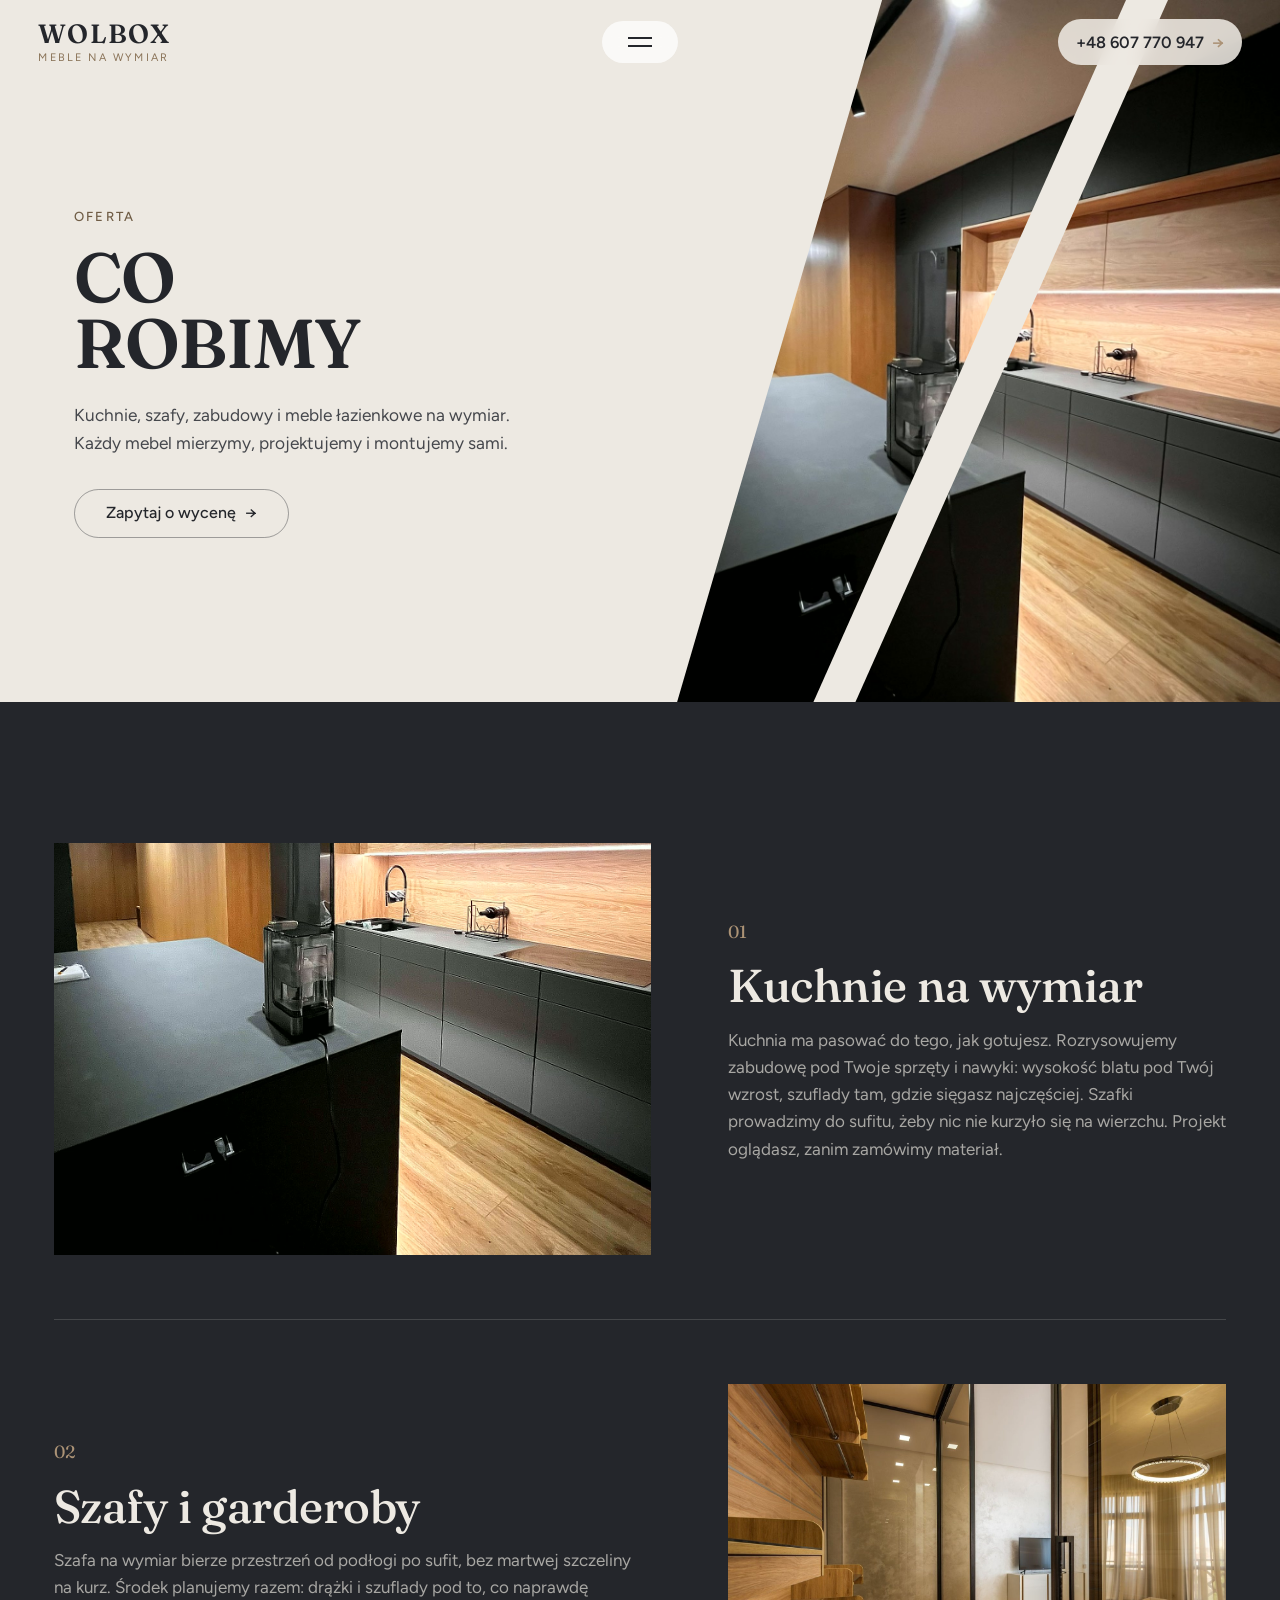
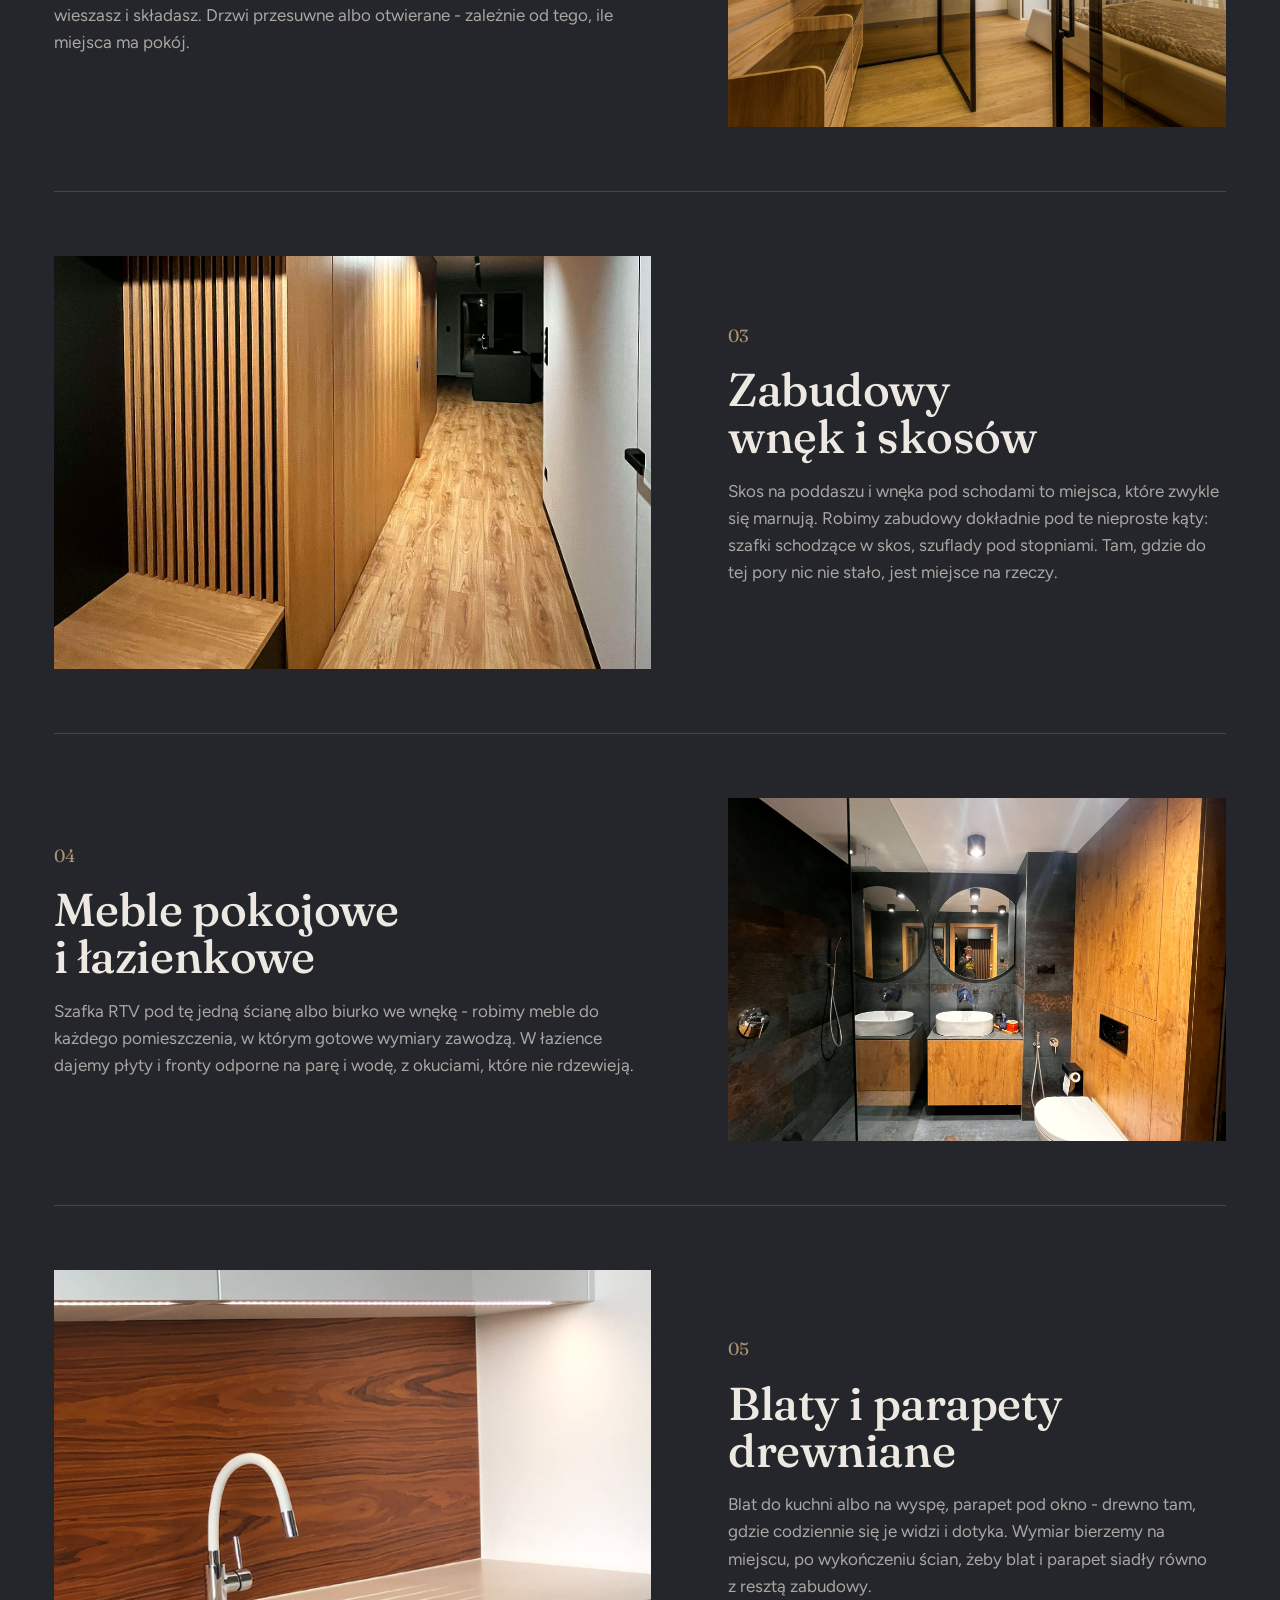
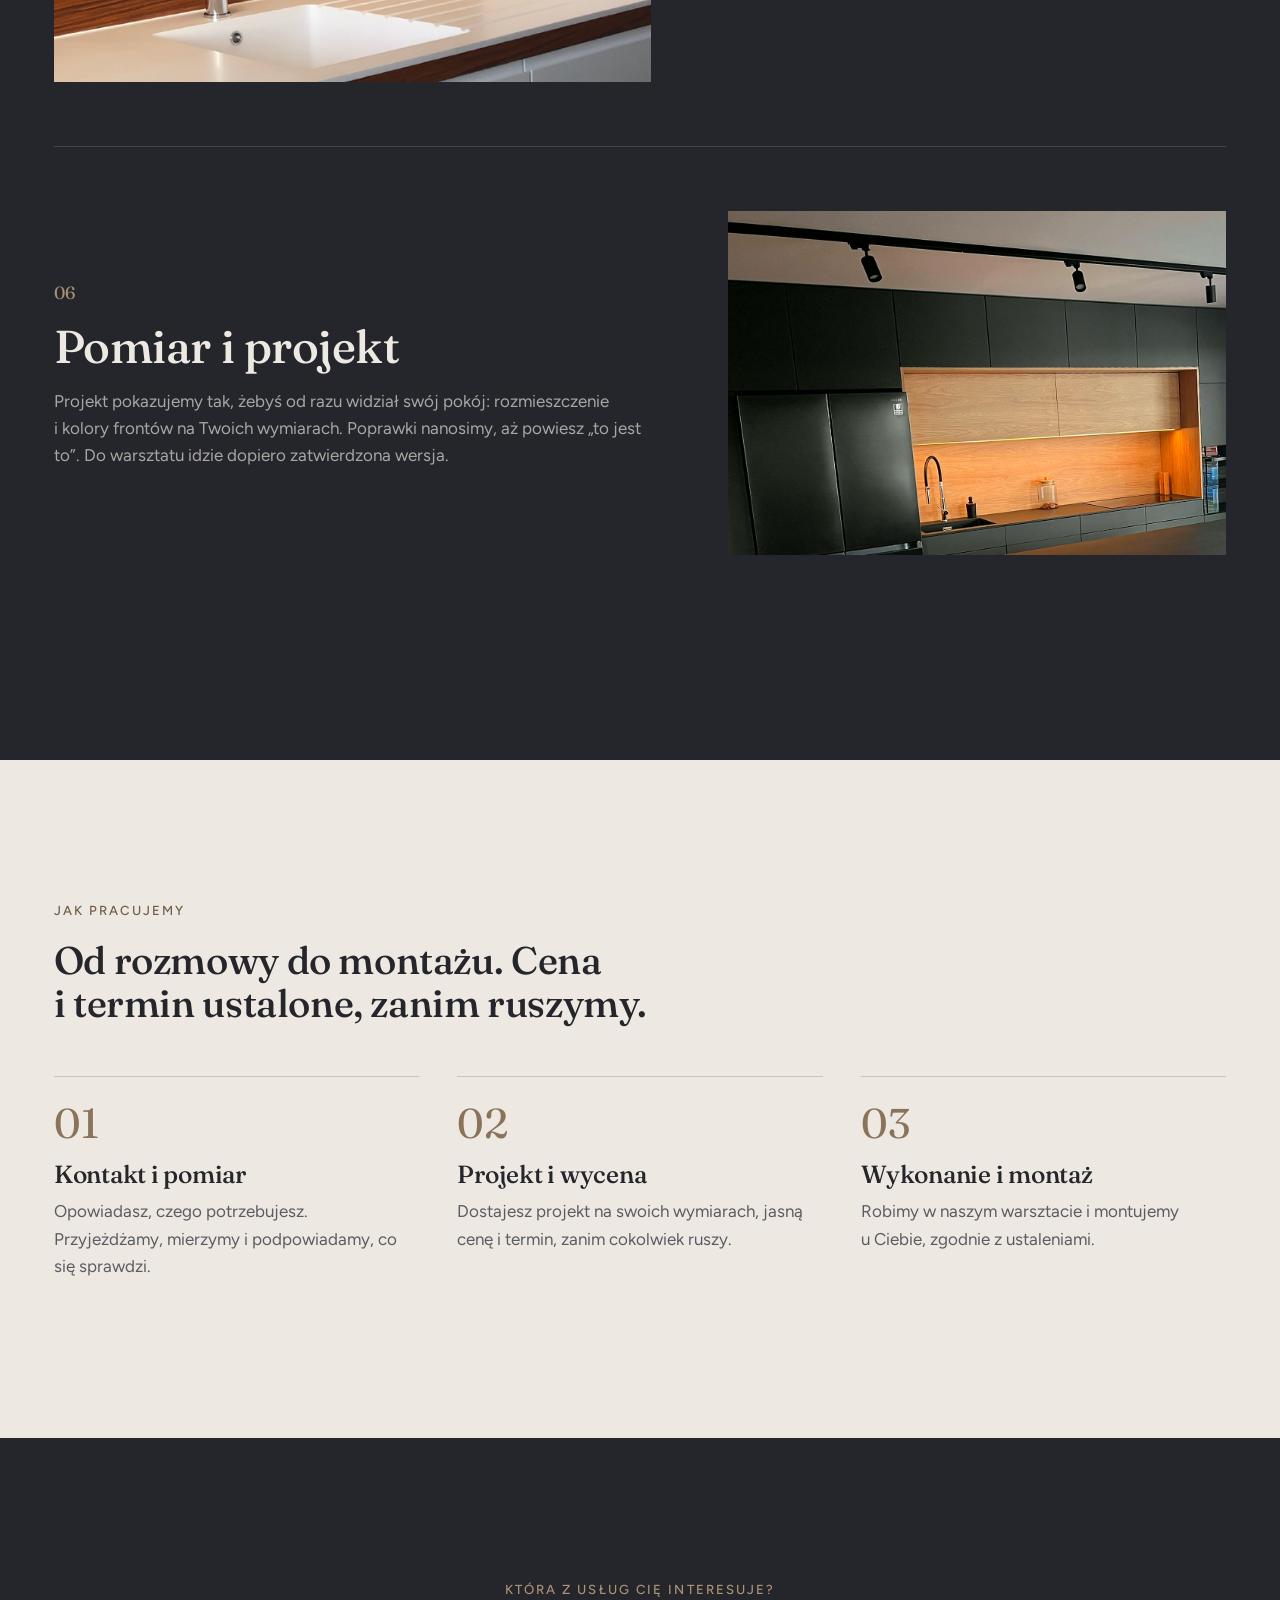
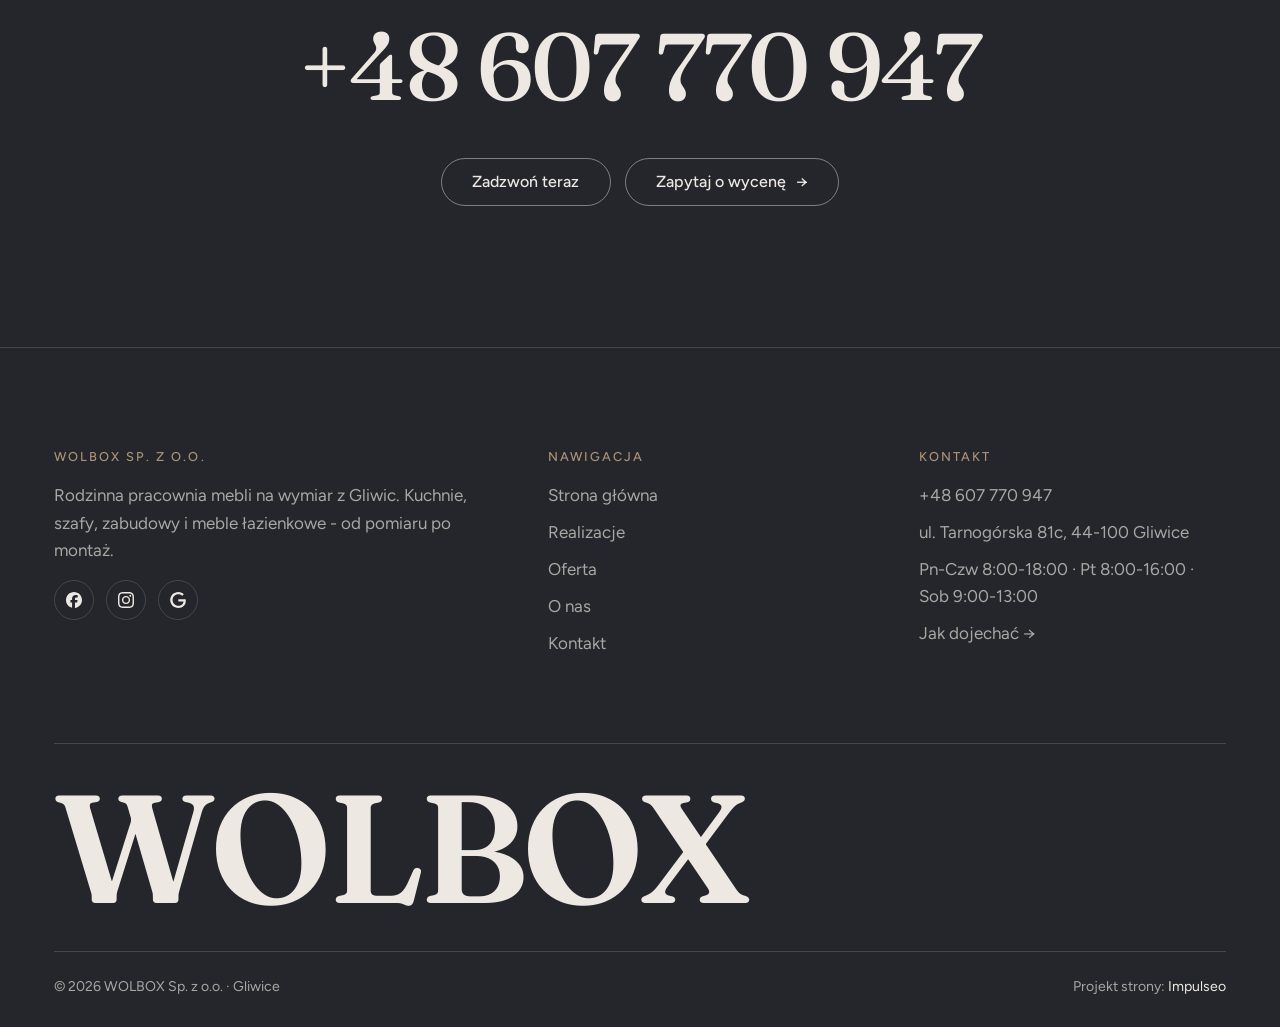
<file: oferta.html>
<!DOCTYPE html>
<html lang="pl">
<head>
<meta charset="UTF-8">
<meta name="viewport" content="width=device-width, initial-scale=1.0">
<title>Oferta - WOLBOX</title>
<meta name="description" content="Meble na wymiar w Gliwicach: kuchnie, szafy i zabudowy pod Twoje wnętrze. Firma rodzinna od ponad 40 lat. Zadzwoń: +48 607 770 947.">
<link rel="canonical" href="https://kris20032.github.io/wolbox-sp-z-o-o/oferta.html">
<meta name="robots" content="noindex, nofollow">
<meta property="og:type" content="website">
<meta property="og:locale" content="pl_PL">
<meta property="og:site_name" content="WOLBOX">
<meta property="og:title" content="Oferta - WOLBOX">
<meta property="og:description" content="Meble na wymiar w Gliwicach: kuchnie, szafy i zabudowy pod Twoje wnętrze. Firma rodzinna od ponad 40 lat. Zadzwoń: +48 607 770 947.">
<meta property="og:url" content="https://kris20032.github.io/wolbox-sp-z-o-o/oferta.html">
<meta property="og:image" content="https://kris20032.github.io/wolbox-sp-z-o-o/img/og.jpg">
<meta property="og:image:width" content="1200">
<meta property="og:image:height" content="630">
<meta name="twitter:card" content="summary_large_image">
<link rel="preconnect" href="https://fonts.googleapis.com">
<link rel="preconnect" href="https://fonts.gstatic.com" crossorigin>
<link href="https://fonts.googleapis.com/css2?family=Fraunces:opsz,wght@9..144,400;9..144,500;9..144,600&family=Figtree:wght@400;500;600&display=swap" rel="stylesheet">
<meta name="theme-color" content="#ede9e2">
<link rel="stylesheet" href="assets/styles.css?v=20261015">
</head>
<body>
<header class="site-header">
  <div class="wrap inner">
    <a class="site-logo" href="index.html" aria-label="WOLBOX - strona główna"><span class="name">WOLBOX</span><span class="sub">Meble na wymiar</span></a>
    <button class="toggle-menu" data-menu aria-label="Otwórz menu" aria-expanded="false"><span></span><span></span></button>
    <a class="header-phone" href="tel:+48607770947"><span class="num">+48 607 770 947</span> <span class="arr" aria-hidden="true">→</span></a>
  </div>
</header>
<div class="site-menu" aria-label="Menu">
  <div class="top">
    <a class="site-logo" href="index.html" aria-label="WOLBOX - strona główna"><span class="name">WOLBOX</span><span class="sub">Meble na wymiar</span></a>
    <button class="toggle-menu" data-menu aria-label="Zamknij menu" aria-expanded="false"><span></span><span></span></button>
    <a class="header-phone" href="tel:+48607770947"><span class="num">+48 607 770 947</span> <span class="arr" aria-hidden="true">→</span></a>
  </div>
  <div class="menu-cols">
    <nav class="menu-main">
          <a href="index.html">Strona główna</a>
          <a href="realizacje.html">Realizacje</a>
          <a href="oferta.html" aria-current="page">Oferta</a>
          <a href="o-nas.html">O&nbsp;nas</a>
          <a href="kontakt.html">Kontakt</a>
    </nav>
    <div class="menu-col">
      <div class="menu-col-title">Co robimy</div>
          <a href="oferta.html">Kuchnie na wymiar</a>
          <a href="oferta.html">Szafy i&nbsp;garderoby</a>
          <a href="oferta.html">Zabudowy wnęk i&nbsp;skosów</a>
          <a href="oferta.html">Meble pokojowe i&nbsp;łazienkowe</a>
          <a href="oferta.html">Blaty i&nbsp;parapety drewniane</a>
          <a href="oferta.html">Pomiar i&nbsp;projekt</a>
    </div>
    <div class="menu-col">
      <div class="menu-col-title">Kontakt</div>
      <a href="tel:+48607770947">+48 607 770 947</a>
      <p>ul. Tarnogórska 81c<br>44-100 Gliwice</p>
      <p>Pn-Czw 8:00-18:00<br>Pt 8:00-16:00, Sob 9:00-13:00</p>
    </div>
  </div>
  <div class="menu-bottom">
    <a href="https://www.facebook.com/p/Marcin-Wolski-Wolbox-100041528517087/" target="_blank" rel="noopener">Facebook<small>Śledź nas</small></a>
    <a href="https://www.instagram.com/wolbox_wolski_marcin/" target="_blank" rel="noopener">Instagram<small>Zdjęcia z&nbsp;montaży</small></a>
    <a href="https://www.google.com/maps/place/WOLBOX+Sp.+z+o.+o./@50.3088964,18.6868577,17z" target="_blank" rel="noopener">Google<small>Jak dojechać</small></a>
  </div>
</div>

<main>
<section class="pagehead banner">
    <figure class="banner-img"><div class="banner-img-inner"><img src="img/g1.jpg" alt="WOLBOX - kuchnia na wymiar z drewnianą wnęką" width="1984" height="1468" decoding="async"></div></figure>
    <div class="banner-copy">
      <span class="subtitle">Oferta</span>
      <h1><span class="ln"><span>Co</span></span><span class="ln"><span>robimy</span></span></h1>
        <p class="lead">Kuchnie, szafy, zabudowy i&nbsp;meble łazienkowe na wymiar. Każdy mebel mierzymy, projektujemy i&nbsp;montujemy sami.</p>
        <a href="kontakt.html" class="btn">Zapytaj o&nbsp;wycenę <span class="arr" aria-hidden="true">→</span></a>
    </div>
</section>
<section class="bg-black pv-large">
  <div class="wrap">
    <div class="svc-row reveal">
      <div class="svc-art"><img class="img-full" src="img/g11.jpg" alt="Kuchnie na wymiar" width="1400" height="1050" decoding="async"></div>
      <div>
        <span class="num">01</span>
        <h3>Kuchnie na wymiar</h3>
        <p>Kuchnia ma pasować do tego, jak gotujesz. Rozrysowujemy zabudowę pod Twoje sprzęty i&nbsp;nawyki: wysokość blatu pod Twój wzrost, szuflady tam, gdzie sięgasz najczęściej. Szafki prowadzimy do sufitu, żeby nic nie kurzyło się na wierzchu. Projekt oglądasz, zanim zamówimy materiał.</p>
      </div>
    </div>
    <div class="svc-row rev reveal">
      <div class="svc-art"><img class="img-full" src="img/g13.jpg" alt="Szafy i garderoby" width="1600" height="1068" decoding="async"></div>
      <div>
        <span class="num">02</span>
        <h3>Szafy i&nbsp;garderoby</h3>
        <p>Szafa na wymiar bierze przestrzeń od podłogi po sufit, bez martwej szczeliny na kurz. Środek planujemy razem: drążki i&nbsp;szuflady pod to, co naprawdę wieszasz i&nbsp;składasz. Drzwi przesuwne albo otwierane - zależnie od tego, ile miejsca ma pokój.</p>
      </div>
    </div>
    <div class="svc-row reveal">
      <div class="svc-art"><img class="img-full" loading="lazy" src="img/g9.jpg" alt="Zabudowy wnęk i skosów" width="1400" height="1050" decoding="async"></div>
      <div>
        <span class="num">03</span>
        <h3>Zabudowy wnęk i&nbsp;skosów</h3>
        <p>Skos na poddaszu i&nbsp;wnęka pod schodami to miejsca, które zwykle się marnują. Robimy zabudowy dokładnie pod te nieproste kąty: szafki schodzące w&nbsp;skos, szuflady pod stopniami. Tam, gdzie do tej pory nic nie stało, jest miejsce na rzeczy.</p>
      </div>
    </div>
    <div class="svc-row rev reveal">
      <div class="svc-art"><img class="img-full" loading="lazy" src="img/g3.jpg" alt="Meble pokojowe i łazienkowe" width="1976" height="1460" decoding="async"></div>
      <div>
        <span class="num">04</span>
        <h3>Meble pokojowe i&nbsp;łazienkowe</h3>
        <p>Szafka RTV pod tę jedną ścianę albo biurko we wnękę - robimy meble do każdego pomieszczenia, w&nbsp;którym gotowe wymiary zawodzą. W&nbsp;łazience dajemy płyty i&nbsp;fronty odporne na parę i&nbsp;wodę, z&nbsp;okuciami, które nie rdzewieją.</p>
      </div>
    </div>
    <div class="svc-row reveal">
      <div class="svc-art"><img class="img-full" loading="lazy" src="img/g5.jpg" alt="Blaty i parapety drewniane" width="720" height="720" decoding="async"></div>
      <div>
        <span class="num">05</span>
        <h3>Blaty i&nbsp;parapety drewniane</h3>
        <p>Blat do kuchni albo na wyspę, parapet pod okno - drewno tam, gdzie codziennie się je widzi i&nbsp;dotyka. Wymiar bierzemy na miejscu, po wykończeniu ścian, żeby blat i&nbsp;parapet siadły równo z&nbsp;resztą zabudowy.</p>
      </div>
    </div>
    <div class="svc-row rev reveal">
      <div class="svc-art"><img class="img-full" loading="lazy" src="img/g12.jpg" alt="Pomiar i projekt" width="1314" height="948" decoding="async"></div>
      <div>
        <span class="num">06</span>
        <h3>Pomiar i&nbsp;projekt</h3>
        <p>Projekt pokazujemy tak, żebyś od razu widział swój pokój: rozmieszczenie i&nbsp;kolory frontów na Twoich wymiarach. Poprawki nanosimy, aż powiesz „to jest to”. Do warsztatu idzie dopiero zatwierdzona wersja.</p>
      </div>
    </div>
  </div>
</section>
<section class="bg-beige pv-large">
  <div class="wrap">
    <div class="section-intro reveal">
      <div>
        <span class="subtitle">Jak pracujemy</span>
        <h2>Od rozmowy do montażu. Cena i&nbsp;termin ustalone, zanim ruszymy.</h2>
      </div>
    </div>
    <div class="steps">
      <div class="step reveal"><span class="num">01</span><h3>Kontakt i&nbsp;pomiar</h3><p>Opowiadasz, czego potrzebujesz. Przyjeżdżamy, mierzymy i&nbsp;podpowiadamy, co się sprawdzi.</p></div>
      <div class="step reveal"><span class="num">02</span><h3>Projekt i&nbsp;wycena</h3><p>Dostajesz projekt na swoich wymiarach, jasną cenę i&nbsp;termin, zanim cokolwiek ruszy.</p></div>
      <div class="step reveal"><span class="num">03</span><h3>Wykonanie i&nbsp;montaż</h3><p>Robimy w&nbsp;naszym warsztacie i&nbsp;montujemy u&nbsp;Ciebie, zgodnie z&nbsp;ustaleniami.</p></div>
    </div>
  </div>
</section>
<section class="bg-black pv-large cta cta-call center">
  <div class="wrap reveal">
    <span class="subtitle">Która z&nbsp;usług Cię interesuje?</span>
    <h2><a href="tel:+48607770947">+48 607 770 947</a></h2>
    <div class="actions">
      <a href="tel:+48607770947" class="btn">Zadzwoń teraz</a>
      <a href="kontakt.html" class="btn">Zapytaj o&nbsp;wycenę <span class="arr" aria-hidden="true">→</span></a>
    </div>
  </div>
</section>
</main>

<footer class="site-footer">
  <div class="wrap">
    <div class="foot-top">
      <div class="foot-col">
        <h4>WOLBOX Sp. z&nbsp;o.o.</h4>
        <p>Rodzinna pracownia mebli na wymiar z&nbsp;Gliwic. Kuchnie, szafy, zabudowy i&nbsp;meble łazienkowe - od pomiaru po montaż.</p>
        <div class="foot-soc">
        <a class="soc" href="https://www.facebook.com/p/Marcin-Wolski-Wolbox-100041528517087/" target="_blank" rel="noopener" aria-label="Facebook - WOLBOX"><svg viewBox="0 0 24 24" aria-hidden="true" focusable="false"><path d="M9.101 23.691v-7.98H6.627v-3.667h2.474v-1.58c0-4.085 1.848-5.978 5.858-5.978.401 0 .955.042 1.468.103a8.68 8.68 0 0 1 1.141.195v3.325a8.623 8.623 0 0 0-.653-.036 26.805 26.805 0 0 0-.733-.009c-.707 0-1.259.096-1.675.309a1.686 1.686 0 0 0-.679.622c-.258.42-.374.995-.374 1.752v1.297h3.919l-.386 2.103-.287 1.564h-3.246v8.245C19.396 23.238 24 18.179 24 12.044c0-6.627-5.373-12-12-12s-12 5.373-12 12c0 5.628 3.874 10.35 9.101 11.647Z" fill="currentColor"/></svg></a>
        <a class="soc" href="https://www.instagram.com/wolbox_wolski_marcin/" target="_blank" rel="noopener" aria-label="Instagram - WOLBOX"><svg viewBox="0 0 24 24" aria-hidden="true" focusable="false"><path d="M7.0301.084c-1.2768.0602-2.1487.264-2.911.5634-.7888.3075-1.4575.72-2.1228 1.3877-.6652.6677-1.075 1.3368-1.3802 2.127-.2954.7638-.4956 1.6365-.552 2.914-.0564 1.2775-.0689 1.6882-.0626 4.947.0062 3.2586.0206 3.6671.0825 4.9473.061 1.2765.264 2.1482.5635 2.9107.308.7889.72 1.4573 1.388 2.1228.6679.6655 1.3365 1.0743 2.1285 1.38.7632.295 1.6361.4961 2.9134.552 1.2773.056 1.6884.069 4.9462.0627 3.2578-.0062 3.668-.0207 4.9478-.0814 1.28-.0607 2.147-.2652 2.9098-.5633.7889-.3086 1.4578-.72 2.1228-1.3881.665-.6682 1.0745-1.3378 1.3795-2.1284.2957-.7632.4966-1.636.552-2.9124.056-1.2809.0692-1.6898.063-4.948-.0063-3.2583-.021-3.6668-.0817-4.9465-.0607-1.2797-.264-2.1487-.5633-2.9117-.3084-.7889-.72-1.4568-1.3876-2.1228C21.2982 1.33 20.628.9208 19.8378.6165 19.074.321 18.2017.1197 16.9244.0645 15.6471.0093 15.236-.005 11.977.0014 8.718.0076 8.31.0215 7.0301.0839m.1402 21.6932c-1.17-.0509-1.8053-.2453-2.2287-.408-.5606-.216-.96-.4771-1.3819-.895-.422-.4178-.6811-.8186-.9-1.378-.1644-.4234-.3624-1.058-.4171-2.228-.0595-1.2645-.072-1.6442-.079-4.848-.007-3.2037.0053-3.583.0607-4.848.05-1.169.2456-1.805.408-2.2282.216-.5613.4762-.96.895-1.3816.4188-.4217.8184-.6814 1.3783-.9003.423-.1651 1.0575-.3614 2.227-.4171 1.2655-.06 1.6447-.072 4.848-.079 3.2033-.007 3.5835.005 4.8495.0608 1.169.0508 1.8053.2445 2.228.408.5608.216.96.4754 1.3816.895.4217.4194.6816.8176.9005 1.3787.1653.4217.3617 1.056.4169 2.2263.0602 1.2655.0739 1.645.0796 4.848.0058 3.203-.0055 3.5834-.061 4.848-.051 1.17-.245 1.8055-.408 2.2294-.216.5604-.4763.96-.8954 1.3814-.419.4215-.8181.6811-1.3783.9-.4224.1649-1.0577.3617-2.2262.4174-1.2656.0595-1.6448.072-4.8493.079-3.2045.007-3.5825-.006-4.848-.0608M16.953 5.5864A1.44 1.44 0 1 0 18.39 4.144a1.44 1.44 0 0 0-1.437 1.4424M5.8385 12.012c.0067 3.4032 2.7706 6.1557 6.173 6.1493 3.4026-.0065 6.157-2.7701 6.1506-6.1733-.0065-3.4032-2.771-6.1565-6.174-6.1498-3.403.0067-6.156 2.771-6.1496 6.1738M8 12.0077a4 4 0 1 1 4.008 3.9921A3.9996 3.9996 0 0 1 8 12.0077" fill="currentColor"/></svg></a>
        <a class="soc" href="https://www.google.com/maps/place/WOLBOX+Sp.+z+o.+o./@50.3088964,18.6868577,17z" target="_blank" rel="noopener" aria-label="Google - WOLBOX"><svg viewBox="0 0 24 24" aria-hidden="true" focusable="false"><path d="M12.48 10.92v3.28h7.84c-.24 1.84-.853 3.187-1.787 4.133-1.147 1.147-2.933 2.4-6.053 2.4-4.827 0-8.6-3.893-8.6-8.72s3.773-8.72 8.6-8.72c2.6 0 4.507 1.027 5.907 2.347l2.307-2.307C18.747 1.44 16.133 0 12.48 0 5.867 0 .307 5.387.307 12s5.56 12 12.173 12c3.573 0 6.267-1.173 8.373-3.36 2.16-2.16 2.84-5.213 2.84-7.667 0-.76-.053-1.467-.173-2.053H12.48z" fill="currentColor"/></svg></a>
        </div>
      </div>
      <div class="foot-col">
        <h4>Nawigacja</h4>
        <a href="index.html">Strona główna</a>
        <a href="realizacje.html">Realizacje</a>
        <a href="oferta.html">Oferta</a>
        <a href="o-nas.html">O&nbsp;nas</a>
        <a href="kontakt.html">Kontakt</a>
      </div>
      <div class="foot-col">
        <h4>Kontakt</h4>
        <a href="tel:+48607770947">+48 607 770 947</a>
        <p>ul. Tarnogórska 81c, 44-100 Gliwice</p>
        <p>Pn-Czw 8:00-18:00 · Pt 8:00-16:00 · Sob 9:00-13:00</p>
        <a href="https://www.google.com/maps/place/WOLBOX+Sp.+z+o.+o./@50.3088964,18.6868577,17z" target="_blank" rel="noopener">Jak dojechać <span class="arr" aria-hidden="true">→</span></a>
      </div>
    </div>
    <div class="foot-logo" aria-hidden="true">WOLBOX</div>
    <div class="foot-bot">
      <span>© 2026 WOLBOX Sp. z&nbsp;o.o. · Gliwice</span>
      <span>Projekt strony: <a class="foot-credit" href="https://impulseo.pl" target="_blank" rel="noopener">Impulseo</a></span>
    </div>
  </div>
</footer>
<div class="sticky-reserve"><a class="sr-book" href="kontakt.html">Zapytaj o&nbsp;wycenę</a><a class="sr-call" href="tel:+48607770947" aria-label="Zadzwoń"><svg class="ico-tel" width="16" height="16" viewBox="0 0 24 24" fill="none" aria-hidden="true"><path d="M6.6 10.8a15.5 15.5 0 0 0 6.6 6.6l2.2-2.2a1 1 0 0 1 1-.24 11.4 11.4 0 0 0 3.6.58 1 1 0 0 1 1 1V20a1 1 0 0 1-1 1A17 17 0 0 1 3 4a1 1 0 0 1 1-1h3.5a1 1 0 0 1 1 1c0 1.25.2 2.46.58 3.6a1 1 0 0 1-.25 1l-2.23 2.2Z" fill="currentColor"/></svg></a></div>
<div class="demo-wazne" data-do="2026-10-21" data-cykl="3" hidden><svg class="dw-ico" width="13" height="13" viewBox="0 0 24 24" fill="none" aria-hidden="true"><circle cx="12" cy="12" r="8.6" stroke="currentColor" stroke-width="1.8"/><path d="M12 7.2V12l3.3 2" stroke="currentColor" stroke-width="1.8" stroke-linecap="round"/></svg><span class="dw-txt"></span></div>

<script src="assets/main.js?v=20261015"></script>
</body>
</html>
</file>
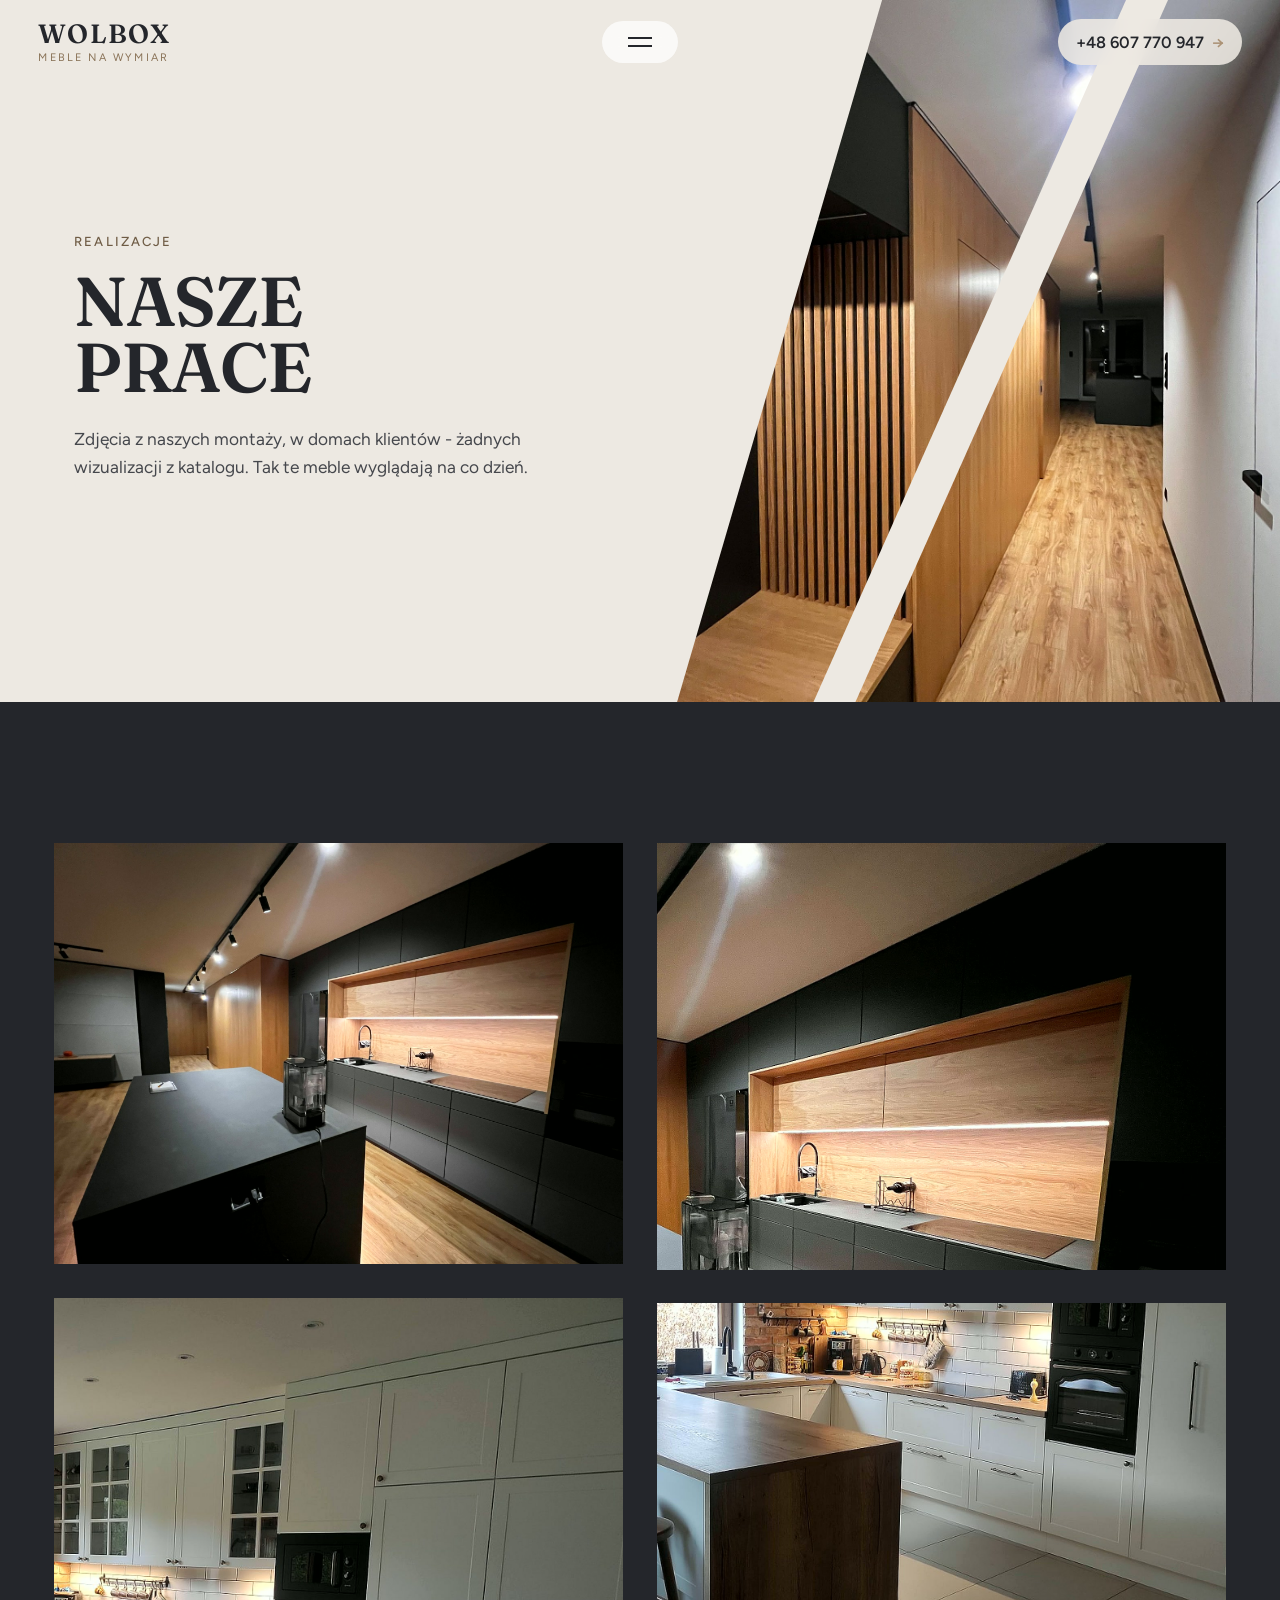
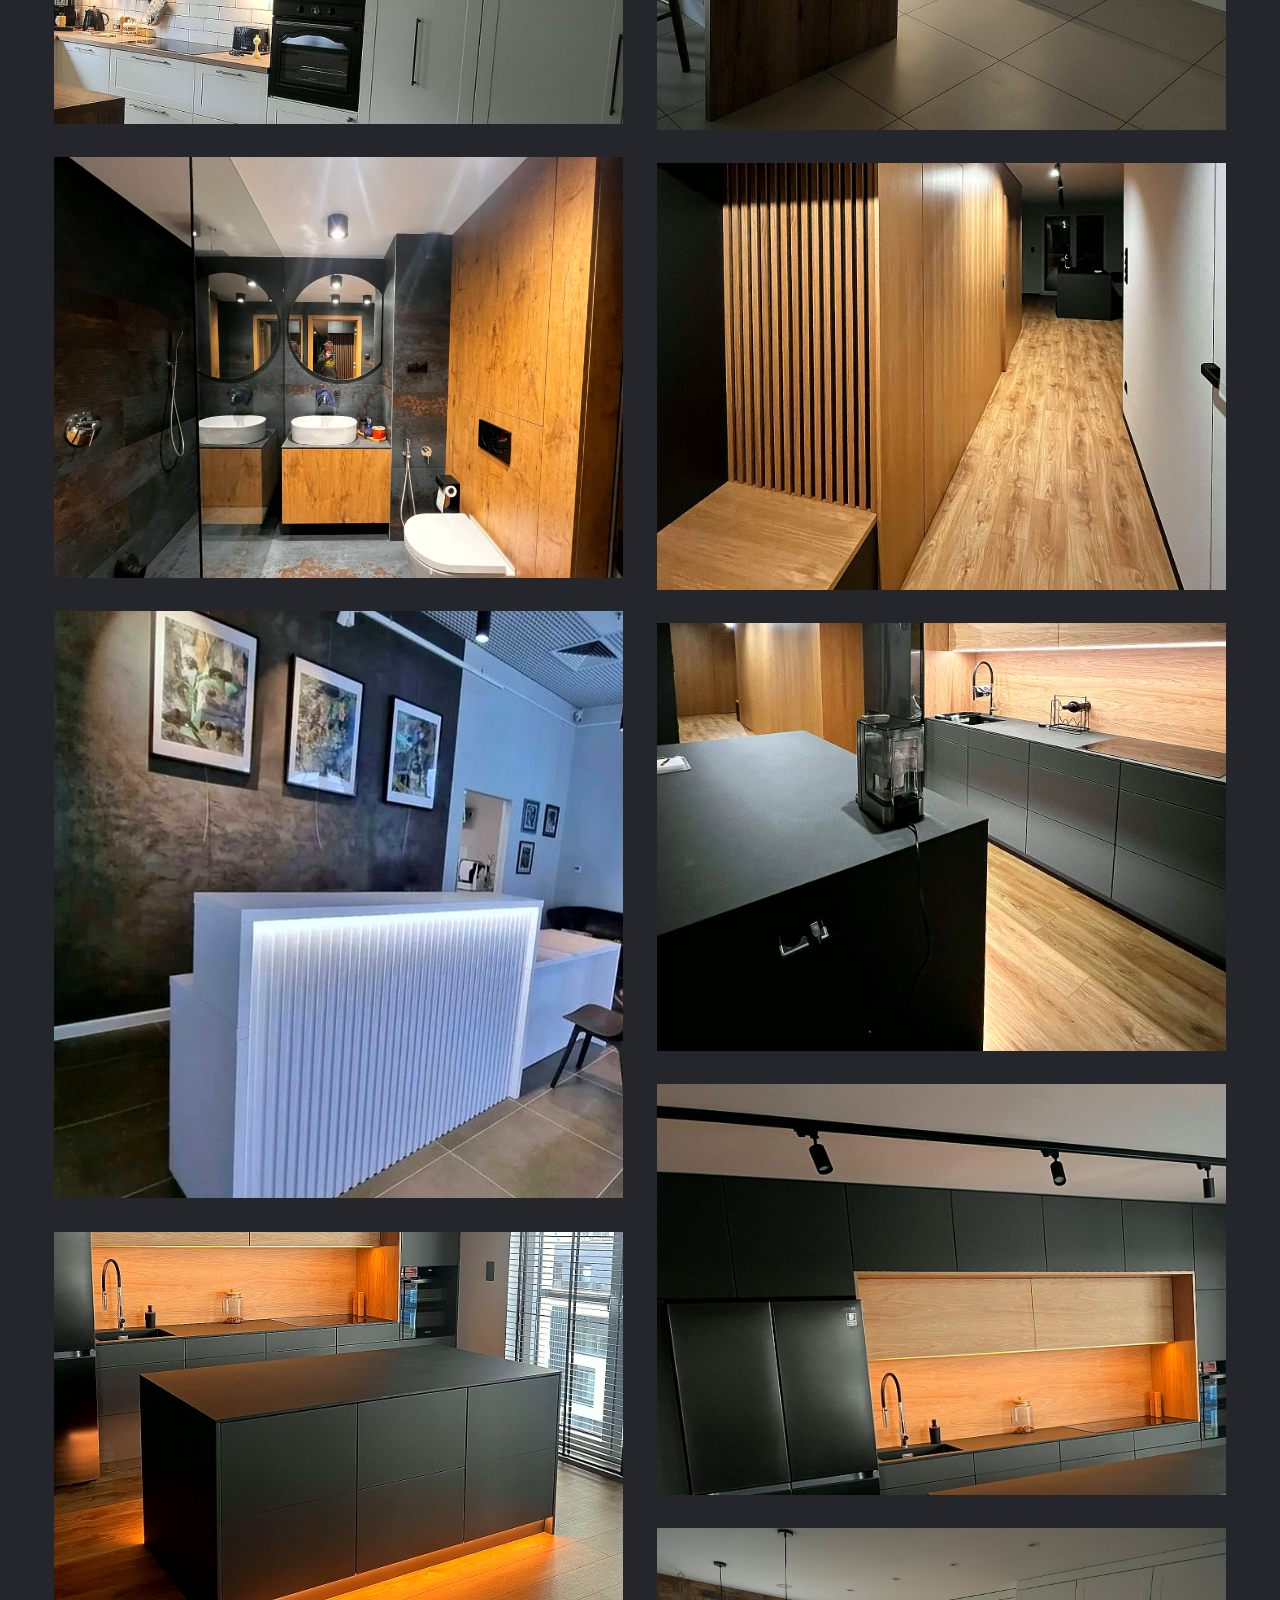
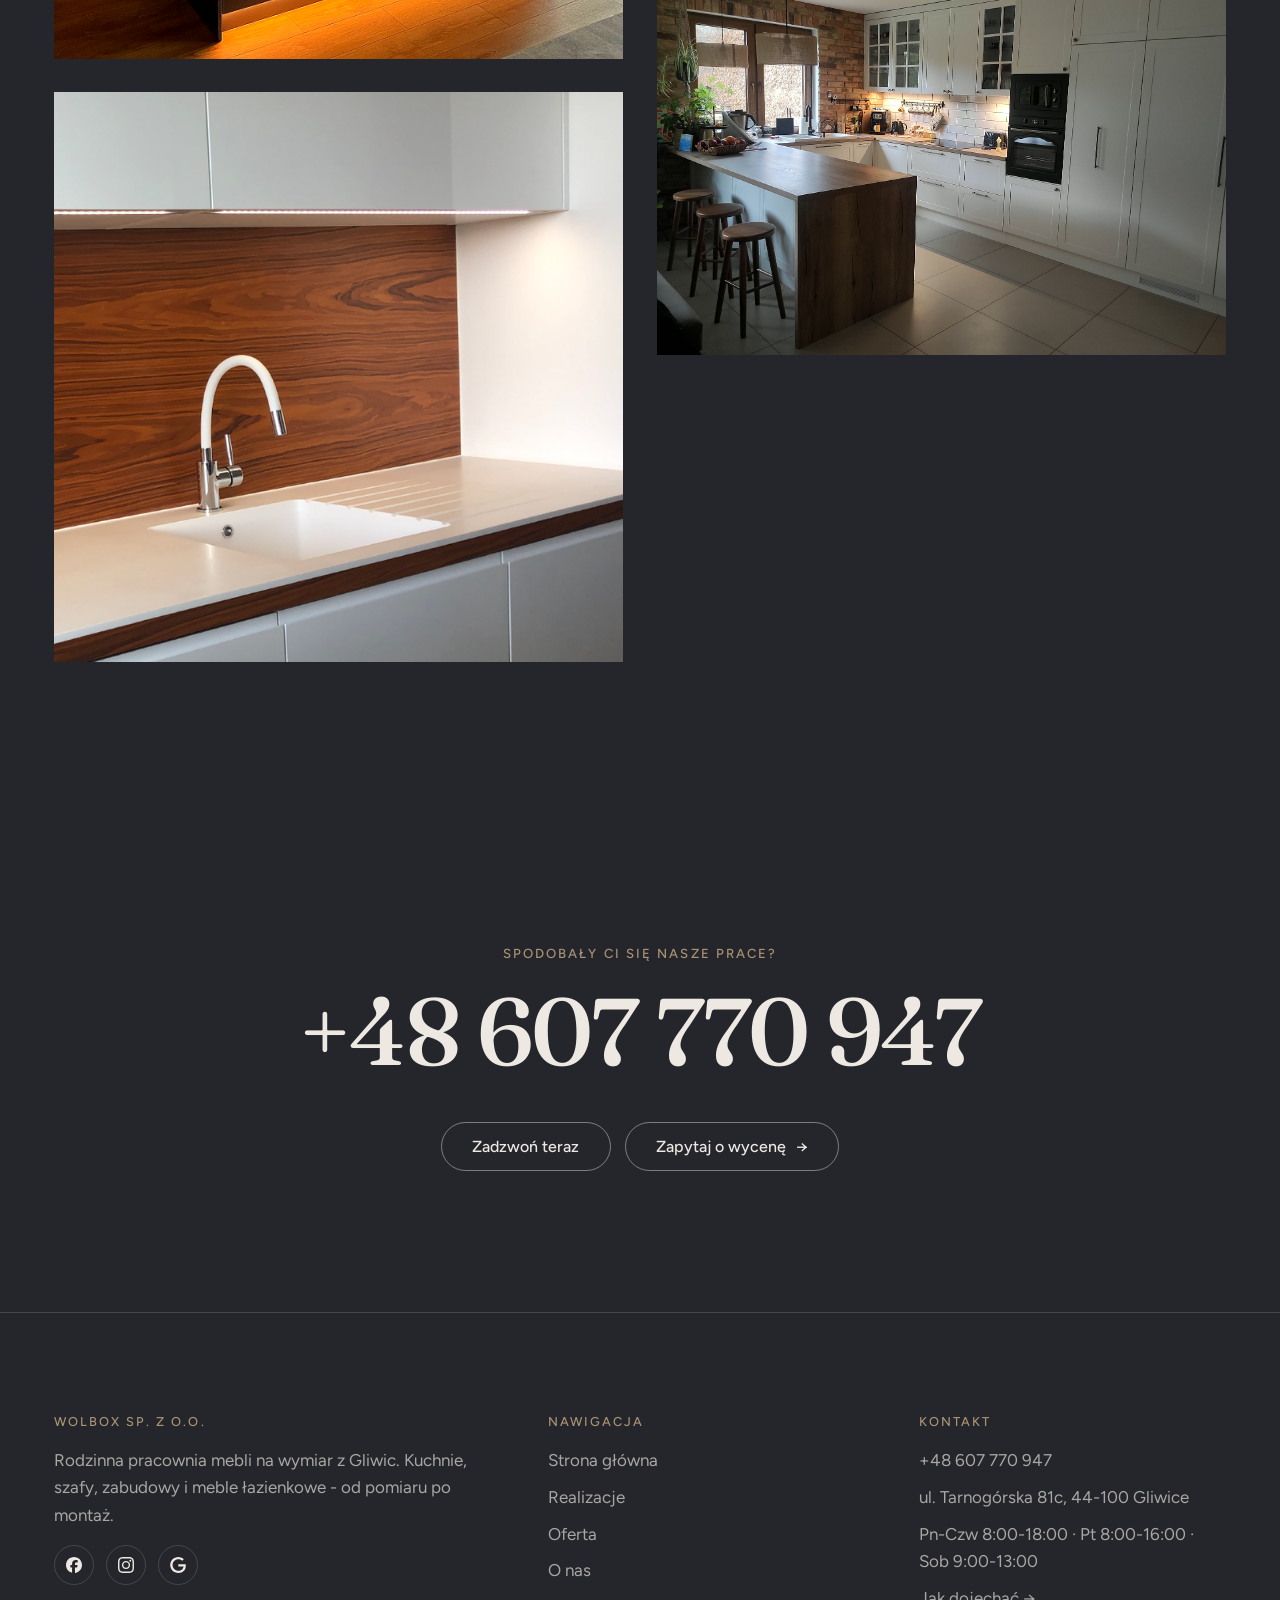
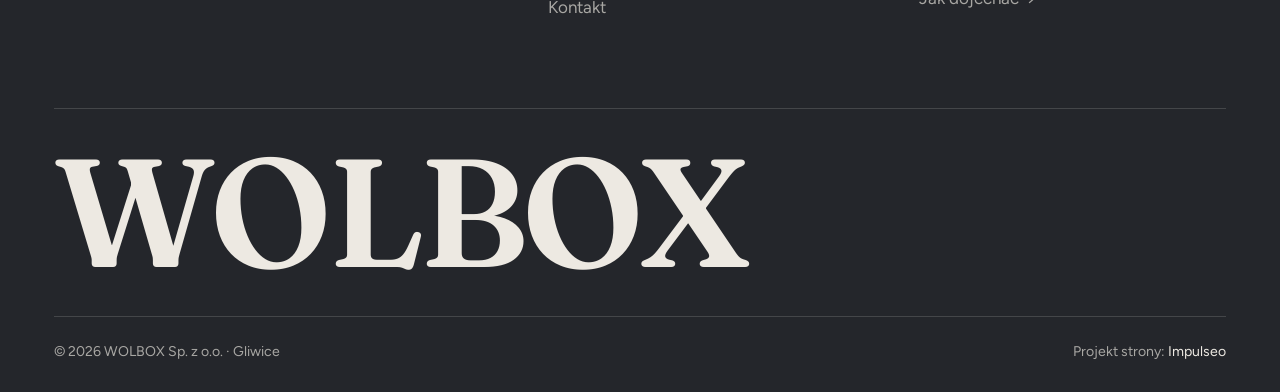
<file: realizacje.html>
<!DOCTYPE html>
<html lang="pl">
<head>
<meta charset="UTF-8">
<meta name="viewport" content="width=device-width, initial-scale=1.0">
<title>Realizacje - WOLBOX</title>
<meta name="description" content="Realizacje WOLBOX: Kuchnia na wymiar, Szafa wnękowa, Garderoba, Zabudowa pod skosem, Blat drewniany">
<link rel="canonical" href="https://kris20032.github.io/wolbox-sp-z-o-o/realizacje.html">
<meta name="robots" content="noindex, nofollow">
<meta property="og:type" content="website">
<meta property="og:locale" content="pl_PL">
<meta property="og:site_name" content="WOLBOX">
<meta property="og:title" content="Realizacje - WOLBOX">
<meta property="og:description" content="Realizacje WOLBOX: Kuchnia na wymiar, Szafa wnękowa, Garderoba, Zabudowa pod skosem, Blat drewniany">
<meta property="og:url" content="https://kris20032.github.io/wolbox-sp-z-o-o/realizacje.html">
<meta property="og:image" content="https://kris20032.github.io/wolbox-sp-z-o-o/img/og.jpg">
<meta property="og:image:width" content="1200">
<meta property="og:image:height" content="630">
<meta name="twitter:card" content="summary_large_image">
<link rel="preconnect" href="https://fonts.googleapis.com">
<link rel="preconnect" href="https://fonts.gstatic.com" crossorigin>
<link href="https://fonts.googleapis.com/css2?family=Fraunces:opsz,wght@9..144,400;9..144,500;9..144,600&family=Figtree:wght@400;500;600&display=swap" rel="stylesheet">
<meta name="theme-color" content="#ede9e2">
<link rel="stylesheet" href="assets/styles.css?v=20261015">
</head>
<body>
<header class="site-header">
  <div class="wrap inner">
    <a class="site-logo" href="index.html" aria-label="WOLBOX - strona główna"><span class="name">WOLBOX</span><span class="sub">Meble na wymiar</span></a>
    <button class="toggle-menu" data-menu aria-label="Otwórz menu" aria-expanded="false"><span></span><span></span></button>
    <a class="header-phone" href="tel:+48607770947"><span class="num">+48 607 770 947</span> <span class="arr" aria-hidden="true">→</span></a>
  </div>
</header>
<div class="site-menu" aria-label="Menu">
  <div class="top">
    <a class="site-logo" href="index.html" aria-label="WOLBOX - strona główna"><span class="name">WOLBOX</span><span class="sub">Meble na wymiar</span></a>
    <button class="toggle-menu" data-menu aria-label="Zamknij menu" aria-expanded="false"><span></span><span></span></button>
    <a class="header-phone" href="tel:+48607770947"><span class="num">+48 607 770 947</span> <span class="arr" aria-hidden="true">→</span></a>
  </div>
  <div class="menu-cols">
    <nav class="menu-main">
          <a href="index.html">Strona główna</a>
          <a href="realizacje.html" aria-current="page">Realizacje</a>
          <a href="oferta.html">Oferta</a>
          <a href="o-nas.html">O&nbsp;nas</a>
          <a href="kontakt.html">Kontakt</a>
    </nav>
    <div class="menu-col">
      <div class="menu-col-title">Co robimy</div>
          <a href="oferta.html">Kuchnie na wymiar</a>
          <a href="oferta.html">Szafy i&nbsp;garderoby</a>
          <a href="oferta.html">Zabudowy wnęk i&nbsp;skosów</a>
          <a href="oferta.html">Meble pokojowe i&nbsp;łazienkowe</a>
          <a href="oferta.html">Blaty i&nbsp;parapety drewniane</a>
          <a href="oferta.html">Pomiar i&nbsp;projekt</a>
    </div>
    <div class="menu-col">
      <div class="menu-col-title">Kontakt</div>
      <a href="tel:+48607770947">+48 607 770 947</a>
      <p>ul. Tarnogórska 81c<br>44-100 Gliwice</p>
      <p>Pn-Czw 8:00-18:00<br>Pt 8:00-16:00, Sob 9:00-13:00</p>
    </div>
  </div>
  <div class="menu-bottom">
    <a href="https://www.facebook.com/p/Marcin-Wolski-Wolbox-100041528517087/" target="_blank" rel="noopener">Facebook<small>Śledź nas</small></a>
    <a href="https://www.instagram.com/wolbox_wolski_marcin/" target="_blank" rel="noopener">Instagram<small>Zdjęcia z&nbsp;montaży</small></a>
    <a href="https://www.google.com/maps/place/WOLBOX+Sp.+z+o.+o./@50.3088964,18.6868577,17z" target="_blank" rel="noopener">Google<small>Jak dojechać</small></a>
  </div>
</div>

<main>
<section class="pagehead banner">
    <figure class="banner-img"><div class="banner-img-inner"><img src="img/g2.jpg" alt="WOLBOX - zabudowa korytarza na wymiar" width="2048" height="1536" decoding="async"></div></figure>
    <div class="banner-copy">
      <span class="subtitle">Realizacje</span>
      <h1><span class="ln"><span>Nasze</span></span><span class="ln"><span>prace</span></span></h1>
        <p class="lead">Zdjęcia z&nbsp;naszych montaży, w&nbsp;domach klientów - żadnych wizualizacji z&nbsp;katalogu. Tak te meble wyglądają na co dzień.</p>
    </div>
</section>
<section class="bg-black pv-large">
  <div class="wrap">
    <div class="work-grid">
      <figure class="reveal"><img src="img/g1.jpg" alt="Czarna kuchnia z drewnianą wnęką i oświetleniem LED" width="1984" height="1468" decoding="async"></figure>
      <figure class="reveal"><img src="img/g10.jpg" alt="Biała kuchnia z zabudową do sufitu" width="1400" height="1048" decoding="async"></figure>
      <figure class="reveal"><img src="img/g3.jpg" alt="Łazienka z meblami w okleinie drewnianej" width="1976" height="1460" decoding="async"></figure>
      <figure class="reveal"><img src="img/g4.jpg" alt="Podświetlana lada recepcyjna" width="986" height="1016" decoding="async"></figure>
      <figure class="reveal"><img src="img/g8.jpg" alt="Czarna wyspa kuchenna z podświetleniem" width="1400" height="1050" decoding="async"></figure>
      <figure class="reveal"><img src="img/g5.jpg" alt="Blat i ściana w okleinie orzecha" width="720" height="720" decoding="async"></figure>
      <figure class="reveal"><img src="img/g6.jpg" alt="Zabudowa kuchenna pod skosem" width="1400" height="1050" decoding="async"></figure>
      <figure class="reveal"><img src="img/g7.jpg" alt="Wyspa w okleinie drewnianej" width="1400" height="1048" decoding="async"></figure>
      <figure class="reveal"><img src="img/g9.jpg" alt="Lamele i zabudowa korytarza" width="1400" height="1050" decoding="async"></figure>
      <figure class="reveal"><img src="img/g11.jpg" alt="Kuchnia z wyspą w czerni i drewnie" width="1400" height="1050" decoding="async"></figure>
      <figure class="reveal"><img src="img/g12.jpg" alt="Zabudowa kuchenna z lodówką w zabudowie" loading="lazy" width="1314" height="948" decoding="async"></figure>
      <figure class="reveal"><img src="img/about.jpg" alt="Kuchnia z wyspą w bieli i orzechu" loading="lazy" width="1707" height="1280" decoding="async"></figure>
    </div>
  </div>
</section>
<section class="bg-black pv-large cta cta-call center">
  <div class="wrap reveal">
    <span class="subtitle">Spodobały Ci się nasze prace?</span>
    <h2><a href="tel:+48607770947">+48 607 770 947</a></h2>
    <div class="actions">
      <a href="tel:+48607770947" class="btn">Zadzwoń teraz</a>
      <a href="kontakt.html" class="btn">Zapytaj o&nbsp;wycenę <span class="arr" aria-hidden="true">→</span></a>
    </div>
  </div>
</section>
</main>

<footer class="site-footer">
  <div class="wrap">
    <div class="foot-top">
      <div class="foot-col">
        <h4>WOLBOX Sp. z&nbsp;o.o.</h4>
        <p>Rodzinna pracownia mebli na wymiar z&nbsp;Gliwic. Kuchnie, szafy, zabudowy i&nbsp;meble łazienkowe - od pomiaru po montaż.</p>
        <div class="foot-soc">
        <a class="soc" href="https://www.facebook.com/p/Marcin-Wolski-Wolbox-100041528517087/" target="_blank" rel="noopener" aria-label="Facebook - WOLBOX"><svg viewBox="0 0 24 24" aria-hidden="true" focusable="false"><path d="M9.101 23.691v-7.98H6.627v-3.667h2.474v-1.58c0-4.085 1.848-5.978 5.858-5.978.401 0 .955.042 1.468.103a8.68 8.68 0 0 1 1.141.195v3.325a8.623 8.623 0 0 0-.653-.036 26.805 26.805 0 0 0-.733-.009c-.707 0-1.259.096-1.675.309a1.686 1.686 0 0 0-.679.622c-.258.42-.374.995-.374 1.752v1.297h3.919l-.386 2.103-.287 1.564h-3.246v8.245C19.396 23.238 24 18.179 24 12.044c0-6.627-5.373-12-12-12s-12 5.373-12 12c0 5.628 3.874 10.35 9.101 11.647Z" fill="currentColor"/></svg></a>
        <a class="soc" href="https://www.instagram.com/wolbox_wolski_marcin/" target="_blank" rel="noopener" aria-label="Instagram - WOLBOX"><svg viewBox="0 0 24 24" aria-hidden="true" focusable="false"><path d="M7.0301.084c-1.2768.0602-2.1487.264-2.911.5634-.7888.3075-1.4575.72-2.1228 1.3877-.6652.6677-1.075 1.3368-1.3802 2.127-.2954.7638-.4956 1.6365-.552 2.914-.0564 1.2775-.0689 1.6882-.0626 4.947.0062 3.2586.0206 3.6671.0825 4.9473.061 1.2765.264 2.1482.5635 2.9107.308.7889.72 1.4573 1.388 2.1228.6679.6655 1.3365 1.0743 2.1285 1.38.7632.295 1.6361.4961 2.9134.552 1.2773.056 1.6884.069 4.9462.0627 3.2578-.0062 3.668-.0207 4.9478-.0814 1.28-.0607 2.147-.2652 2.9098-.5633.7889-.3086 1.4578-.72 2.1228-1.3881.665-.6682 1.0745-1.3378 1.3795-2.1284.2957-.7632.4966-1.636.552-2.9124.056-1.2809.0692-1.6898.063-4.948-.0063-3.2583-.021-3.6668-.0817-4.9465-.0607-1.2797-.264-2.1487-.5633-2.9117-.3084-.7889-.72-1.4568-1.3876-2.1228C21.2982 1.33 20.628.9208 19.8378.6165 19.074.321 18.2017.1197 16.9244.0645 15.6471.0093 15.236-.005 11.977.0014 8.718.0076 8.31.0215 7.0301.0839m.1402 21.6932c-1.17-.0509-1.8053-.2453-2.2287-.408-.5606-.216-.96-.4771-1.3819-.895-.422-.4178-.6811-.8186-.9-1.378-.1644-.4234-.3624-1.058-.4171-2.228-.0595-1.2645-.072-1.6442-.079-4.848-.007-3.2037.0053-3.583.0607-4.848.05-1.169.2456-1.805.408-2.2282.216-.5613.4762-.96.895-1.3816.4188-.4217.8184-.6814 1.3783-.9003.423-.1651 1.0575-.3614 2.227-.4171 1.2655-.06 1.6447-.072 4.848-.079 3.2033-.007 3.5835.005 4.8495.0608 1.169.0508 1.8053.2445 2.228.408.5608.216.96.4754 1.3816.895.4217.4194.6816.8176.9005 1.3787.1653.4217.3617 1.056.4169 2.2263.0602 1.2655.0739 1.645.0796 4.848.0058 3.203-.0055 3.5834-.061 4.848-.051 1.17-.245 1.8055-.408 2.2294-.216.5604-.4763.96-.8954 1.3814-.419.4215-.8181.6811-1.3783.9-.4224.1649-1.0577.3617-2.2262.4174-1.2656.0595-1.6448.072-4.8493.079-3.2045.007-3.5825-.006-4.848-.0608M16.953 5.5864A1.44 1.44 0 1 0 18.39 4.144a1.44 1.44 0 0 0-1.437 1.4424M5.8385 12.012c.0067 3.4032 2.7706 6.1557 6.173 6.1493 3.4026-.0065 6.157-2.7701 6.1506-6.1733-.0065-3.4032-2.771-6.1565-6.174-6.1498-3.403.0067-6.156 2.771-6.1496 6.1738M8 12.0077a4 4 0 1 1 4.008 3.9921A3.9996 3.9996 0 0 1 8 12.0077" fill="currentColor"/></svg></a>
        <a class="soc" href="https://www.google.com/maps/place/WOLBOX+Sp.+z+o.+o./@50.3088964,18.6868577,17z" target="_blank" rel="noopener" aria-label="Google - WOLBOX"><svg viewBox="0 0 24 24" aria-hidden="true" focusable="false"><path d="M12.48 10.92v3.28h7.84c-.24 1.84-.853 3.187-1.787 4.133-1.147 1.147-2.933 2.4-6.053 2.4-4.827 0-8.6-3.893-8.6-8.72s3.773-8.72 8.6-8.72c2.6 0 4.507 1.027 5.907 2.347l2.307-2.307C18.747 1.44 16.133 0 12.48 0 5.867 0 .307 5.387.307 12s5.56 12 12.173 12c3.573 0 6.267-1.173 8.373-3.36 2.16-2.16 2.84-5.213 2.84-7.667 0-.76-.053-1.467-.173-2.053H12.48z" fill="currentColor"/></svg></a>
        </div>
      </div>
      <div class="foot-col">
        <h4>Nawigacja</h4>
        <a href="index.html">Strona główna</a>
        <a href="realizacje.html">Realizacje</a>
        <a href="oferta.html">Oferta</a>
        <a href="o-nas.html">O&nbsp;nas</a>
        <a href="kontakt.html">Kontakt</a>
      </div>
      <div class="foot-col">
        <h4>Kontakt</h4>
        <a href="tel:+48607770947">+48 607 770 947</a>
        <p>ul. Tarnogórska 81c, 44-100 Gliwice</p>
        <p>Pn-Czw 8:00-18:00 · Pt 8:00-16:00 · Sob 9:00-13:00</p>
        <a href="https://www.google.com/maps/place/WOLBOX+Sp.+z+o.+o./@50.3088964,18.6868577,17z" target="_blank" rel="noopener">Jak dojechać <span class="arr" aria-hidden="true">→</span></a>
      </div>
    </div>
    <div class="foot-logo" aria-hidden="true">WOLBOX</div>
    <div class="foot-bot">
      <span>© 2026 WOLBOX Sp. z&nbsp;o.o. · Gliwice</span>
      <span>Projekt strony: <a class="foot-credit" href="https://impulseo.pl" target="_blank" rel="noopener">Impulseo</a></span>
    </div>
  </div>
</footer>
<div class="sticky-reserve"><a class="sr-book" href="kontakt.html">Zapytaj o&nbsp;wycenę</a><a class="sr-call" href="tel:+48607770947" aria-label="Zadzwoń"><svg class="ico-tel" width="16" height="16" viewBox="0 0 24 24" fill="none" aria-hidden="true"><path d="M6.6 10.8a15.5 15.5 0 0 0 6.6 6.6l2.2-2.2a1 1 0 0 1 1-.24 11.4 11.4 0 0 0 3.6.58 1 1 0 0 1 1 1V20a1 1 0 0 1-1 1A17 17 0 0 1 3 4a1 1 0 0 1 1-1h3.5a1 1 0 0 1 1 1c0 1.25.2 2.46.58 3.6a1 1 0 0 1-.25 1l-2.23 2.2Z" fill="currentColor"/></svg></a></div>
<div class="demo-wazne" data-do="2026-10-21" data-cykl="3" hidden><svg class="dw-ico" width="13" height="13" viewBox="0 0 24 24" fill="none" aria-hidden="true"><circle cx="12" cy="12" r="8.6" stroke="currentColor" stroke-width="1.8"/><path d="M12 7.2V12l3.3 2" stroke="currentColor" stroke-width="1.8" stroke-linecap="round"/></svg><span class="dw-txt"></span></div>

<script src="assets/main.js?v=20261015"></script>
</body>
</html>
</file>
<file: assets/styles.css>
/* WOLBOX - układ wg wzoru klindworthroofing.com (Szymon, 15.10.2026):
   jasny beżowy baner z maską zdjęcia, ciemne sekcje, wielkie szeryfowe nagłówki,
   przyciski-pigułki, menu pełnoekranowe pod przyciskiem w środku paska. */
:root{
  --black:#24262b;
  --black-2:#2d3036;
  --beige:#ede9e2;
  --beige-2:#e2ddd4;
  --bronze:#ac9376;
  --bronze-d:#8a7358;
  --ink:#24262b;
  --on-dark:#ede9e2;
  --on-dark-soft:rgba(237,233,226,.66);
  --ink-soft:#5a5c61;
  --line-dark:rgba(237,233,226,.16);
  --line-light:rgba(36,38,43,.18);
  --serif:"Fraunces",Georgia,"Times New Roman",serif;
  --sans:"Figtree","Helvetica Neue",Arial,sans-serif;
  --pad:clamp(20px,4.2vw,60px);
  --max:1320px;
  --ease:cubic-bezier(.2,.7,.2,1);
  --nav-h:84px;
}
*,*::before,*::after{box-sizing:border-box}
html{-webkit-text-size-adjust:100%}
body{margin:0;background:var(--black);color:var(--on-dark);font-family:var(--sans);font-size:17px;line-height:1.6;-webkit-font-smoothing:antialiased;overflow-x:hidden}
img{display:block;max-width:100%;height:auto}
a{color:inherit;text-decoration:none}
p{margin:0 0 1em}
h1,h2,h3,h4{text-wrap:balance;margin:0;font-family:var(--serif);font-weight:600;line-height:1.02;letter-spacing:-.01em;font-variation-settings:"opsz" 28}
.wrap{width:100%;max-width:var(--max);margin:0 auto;padding:0 var(--pad)}
.wrap-m{max-width:980px}
.img-full{width:100%;height:100%;object-fit:cover}

/* ---------- typografia pomocnicza ---------- */
.subtitle{display:block;font-family:var(--sans);font-size:.82rem;letter-spacing:.16em;text-transform:uppercase;color:var(--bronze);font-weight:500;margin-bottom:1.1rem}
.heading-huge{font-size:clamp(4.2rem,15vw,15rem);line-height:.86;letter-spacing:-.035em;font-weight:500}
.txt-large{font-family:var(--serif);font-weight:400;font-size:clamp(1.5rem,2.9vw,2.55rem);line-height:1.22;letter-spacing:-.01em;font-variation-settings:"opsz" 24}
.muted{color:var(--on-dark-soft)}
.bg-beige .muted{color:var(--ink-soft)}
.center{text-align:center}

/* ---------- przyciski: pigułka z cienką ramką ---------- */
.btn{display:inline-flex;align-items:center;gap:.6em;padding:.95em 1.9em;border-radius:999px;border:1px solid currentColor;font-family:var(--sans);font-size:1rem;font-weight:500;line-height:1;cursor:pointer;background:transparent;transition:background .35s var(--ease),color .35s var(--ease),border-color .35s var(--ease)}
.btn .arr{transition:transform .35s var(--ease)}
.btn:hover .arr{transform:translateX(4px)}
.bg-beige .btn,.banner .btn{color:var(--ink);border-color:rgba(36,38,43,.4)}
.bg-beige .btn:hover,.banner .btn:hover{background:var(--ink);color:var(--beige);border-color:var(--ink)}
.bg-black .btn{color:var(--on-dark);border-color:rgba(237,233,226,.45)}
.bg-black .btn:hover{background:var(--beige);color:var(--ink);border-color:var(--beige)}
.btn-solid{background:var(--bronze)!important;border-color:var(--bronze)!important;color:#fff!important}
.btn-solid:hover{background:var(--bronze-d)!important;border-color:var(--bronze-d)!important}
.btn-link{display:inline-flex;align-items:center;gap:.5em;font-weight:500;font-size:1rem}
.btn-link .arr{color:var(--bronze);transition:transform .35s var(--ease)}
.btn-link:hover .arr{transform:translateX(4px)}
.btn-foot{margin:.55rem 0 0;font-size:.92rem;color:var(--on-dark-soft)}

/* ---------- sekcje ---------- */
.bg-black{background:var(--black);color:var(--on-dark)}
.bg-beige{background:var(--beige);color:var(--ink)}
.pv-large{padding:clamp(80px,11vw,170px) 0}
.pv-medium{padding:clamp(60px,8vw,120px) 0}
.bg-graphic{position:relative;overflow:hidden}
.bg-graphic::before{content:"";position:absolute;right:-12vw;top:-10%;width:46vw;height:120%;background:linear-gradient(115deg,transparent 0 46%,rgba(172,147,118,.07) 46% 54%,transparent 54% 100%);pointer-events:none}
.hide-overflow{overflow:hidden}

/* ---------- pasek nawigacji ---------- */
.site-header{position:fixed;top:0;left:0;right:0;z-index:100;height:var(--nav-h);transition:background .4s var(--ease),box-shadow .4s var(--ease),height .4s var(--ease)}
.site-header .inner{height:100%;display:grid;grid-template-columns:1fr auto 1fr;align-items:center;max-width:none;padding:0 clamp(20px,3vw,40px)}
.site-logo{justify-self:start;display:flex;flex-direction:column;line-height:1;color:var(--ink)}
.site-logo .name{font-family:var(--serif);font-weight:600;font-size:1.65rem;letter-spacing:.04em}
.site-logo .sub{font-size:.68rem;letter-spacing:.2em;text-transform:uppercase;color:var(--bronze-d);margin-top:.35rem}
.toggle-menu{justify-self:center;width:76px;height:42px;border-radius:999px;background:rgba(255,255,255,.72);border:0;cursor:pointer;display:flex;flex-direction:column;align-items:center;justify-content:center;gap:6px;backdrop-filter:blur(8px);-webkit-backdrop-filter:blur(8px);transition:background .3s}
.toggle-menu:hover{background:#fff}
.toggle-menu span{display:block;width:24px;height:1.6px;background:var(--ink);transition:transform .4s var(--ease)}
.header-phone{justify-self:end;display:inline-flex;align-items:center;gap:.5em;font-weight:600;font-size:1.02rem;color:var(--ink);background:rgba(237,233,226,.88);padding:.6em 1.1em;border-radius:999px;backdrop-filter:blur(8px);-webkit-backdrop-filter:blur(8px)}
.site-menu .header-phone{background:transparent}
.header-phone .arr{color:var(--bronze);transition:transform .35s var(--ease)}
.header-phone:hover .arr{transform:translateX(4px)}
.site-header.is-stuck{height:68px;background:rgba(237,233,226,.92);backdrop-filter:blur(12px);-webkit-backdrop-filter:blur(12px);box-shadow:0 1px 0 rgba(36,38,43,.08)}

/* menu pełnoekranowe */
.site-menu{position:fixed;inset:0;z-index:120;background:var(--black);color:var(--on-dark);display:flex;flex-direction:column;padding:0 clamp(20px,3vw,40px) clamp(28px,4vw,48px);clip-path:inset(0 0 100% 0);visibility:hidden;transition:clip-path .7s var(--ease),visibility 0s .7s;overflow-y:auto}
.menu-open .site-menu{clip-path:inset(0 0 0 0);visibility:visible;transition:clip-path .7s var(--ease),visibility 0s}
.menu-open{overflow:hidden}
.site-menu .top{height:var(--nav-h);display:grid;grid-template-columns:1fr auto 1fr;align-items:center;flex:none}
.site-menu .site-logo{color:var(--on-dark)}
.site-menu .site-logo .sub{color:var(--bronze)}
.site-menu .toggle-menu{background:rgba(237,233,226,.1)}
.site-menu .toggle-menu span{background:var(--on-dark)}
.site-menu .toggle-menu span:first-child{transform:translateY(3.8px) rotate(45deg)}
.site-menu .toggle-menu span:last-child{transform:translateY(-3.8px) rotate(-45deg)}
.site-menu .header-phone{color:var(--on-dark)}
.menu-cols{flex:1;display:grid;grid-template-columns:1.6fr 1fr 1fr;gap:clamp(24px,4vw,64px);align-content:center;padding:clamp(24px,5vh,60px) clamp(0px,3vw,40px)}
.menu-main a{display:block;font-family:var(--serif);font-variation-settings:"opsz" 28;font-size:clamp(2.6rem,6vw,5.4rem);line-height:1.08;letter-spacing:-.02em;font-weight:500;color:var(--on-dark);transition:color .3s,transform .4s var(--ease)}
.menu-main a:hover,.menu-main a[aria-current]{color:var(--bronze)}
.menu-main a:hover{transform:translateX(10px)}
.menu-col-title{font-size:.8rem;letter-spacing:.16em;text-transform:uppercase;color:var(--bronze);margin-bottom:1.2rem}
.menu-col a,.menu-col p{display:block;color:var(--on-dark-soft);margin:0 0 .65rem;font-size:1.05rem;transition:color .3s}
.menu-col a:hover{color:var(--on-dark)}
.menu-bottom{display:flex;flex-wrap:wrap;gap:12px 40px;padding:24px clamp(0px,3vw,40px) 0;border-top:1px solid var(--line-dark);flex:none}
.menu-bottom a{font-weight:500}
.menu-bottom a small{display:block;font-weight:400;color:var(--on-dark-soft);font-size:.82rem}

/* ---------- baner (hero i nagłówki podstron) ---------- */
.banner{background:var(--beige);color:var(--ink);position:relative;overflow:hidden}
.banner{display:grid;grid-template-columns:1fr 1fr;align-items:center;min-height:100vh;min-height:100svh;padding:0 0 0 clamp(20px,5.8vw,84px)}
.pagehead.banner{min-height:78vh;min-height:78svh}
.banner-copy{grid-column:1;grid-row:1;max-width:600px;padding:calc(var(--nav-h) + 30px) 24px clamp(40px,8vh,90px) 0}
.banner h1{font-size:clamp(2.6rem,5.4vw,6rem);text-transform:uppercase;line-height:.95;letter-spacing:-.02em;margin-bottom:1.6rem;font-weight:600}
.banner .lead{font-size:1.08rem;color:#45474c;max-width:470px;margin-bottom:2rem}
.banner .subtitle,.bg-beige .subtitle{color:#6f5c45}
.banner-img{grid-column:2;grid-row:1;margin:0;align-self:stretch;position:relative;min-height:520px}
.banner-img-inner{position:absolute;inset:0;overflow:hidden;clip-path:polygon(34% 0,100% 0,100% 100%,0 100%)}
.banner-img img{width:100%;height:100%;object-fit:cover}
/* ukośne pasy w kolorze tła, wpisane w zdjęcie (motyw wzoru) */
.banner-img-inner::before,.banner-img-inner::after{content:"";position:absolute;z-index:2;top:-10%;height:130%;width:7%;background:var(--beige);transform:skewX(-24deg);pointer-events:none}
.banner-img-inner::before{left:46%}
.banner-img-inner::after{left:72%;width:3.2%}
.pagehead .banner-img-inner::after{display:none}

/* ---------- intro „Co robimy" ---------- */
.intro{display:grid;grid-template-columns:1fr 2.6fr;gap:clamp(24px,5vw,80px)}
.intro .txt-large{margin:0}
.intro .txt-large+.txt-large{margin-top:1.2em}

/* ---------- dwa duże zdjęcia z przyciskami ---------- */
.img-grid{display:grid;grid-template-columns:1.62fr 1fr;gap:clamp(20px,4vw,64px);align-items:start}
.img-grid .item:nth-child(2){margin-top:clamp(60px,12vw,200px)}
.img-grid figure{margin:0 0 1.4rem;overflow:hidden;aspect-ratio:1.47}
.img-grid figure img{transition:transform 1.2s var(--ease)}
.img-grid a:hover figure img{transform:scale(1.045)}

/* ---------- realizacje (wielki napis + duże kadry) ---------- */
.work-title{position:relative;z-index:2;text-shadow:0 2px 24px rgba(20,21,24,.55);text-align:center;margin-bottom:clamp(-70px,-5vw,-30px);pointer-events:none;color:var(--on-dark)}
.work-items{display:flex;flex-direction:column;gap:clamp(40px,7vw,110px)}
.project{position:relative;display:block;overflow:hidden;aspect-ratio:16/9;width:min(78%,1100px)}
.project:nth-child(2){align-self:flex-end;width:min(62%,880px)}
.project:nth-child(3){align-self:center;width:min(52%,760px);aspect-ratio:4/3.4}
.project img{transition:transform 1.4s var(--ease),filter .6s}
.project::after{content:"";position:absolute;inset:0;background:linear-gradient(to top,rgba(20,21,24,.62),transparent 48%);pointer-events:none}
.project:hover img{transform:scale(1.05)}
.project h3{position:absolute;left:clamp(18px,2.4vw,34px);bottom:clamp(16px,2.2vw,30px);z-index:2;color:#fff;font-size:clamp(1.6rem,3.2vw,3rem);font-weight:500}
.project .more{position:absolute;right:clamp(18px,2.4vw,34px);bottom:clamp(20px,2.4vw,34px);z-index:2;color:#fff;font-size:.95rem;opacity:.85}

/* ---------- usługi: przewijany pas kart ---------- */
.section-intro{display:flex;justify-content:space-between;align-items:flex-end;gap:30px;margin-bottom:clamp(32px,4vw,56px)}
.section-intro h2{font-size:clamp(1.7rem,3vw,2.6rem);max-width:640px;font-weight:500;line-height:1.12}
.slider-nav{display:flex;gap:10px;flex:none}
.slider-nav button{width:52px;height:52px;border-radius:50%;border:1px solid var(--line-light);background:transparent;color:var(--ink);font-size:1.15rem;cursor:pointer;transition:background .3s,color .3s}
.bg-black .slider-nav button{border-color:var(--line-dark);color:var(--on-dark)}
.slider-nav button:hover{background:var(--ink);color:var(--beige)}
.bg-black .slider-nav button:hover{background:var(--beige);color:var(--ink)}
.slider{display:flex;gap:clamp(18px,2.4vw,36px);overflow-x:auto;scroll-snap-type:x mandatory;scrollbar-width:none;padding-bottom:6px}
.slider::-webkit-scrollbar{display:none}
.slider .card{scroll-snap-align:start;flex:0 0 40%;min-width:0;transition:background-color .35s var(--ease),border-color .35s var(--ease)}
.slider .card{border-bottom:1px solid transparent;padding-bottom:.6rem}
.slider .card:hover{border-color:var(--line-light);background-color:rgba(36,38,43,.025)}
.slider .card:hover .btn{background:var(--ink);color:var(--beige);border-color:var(--ink)}
.slider .card figure{margin:0 0 1.4rem;aspect-ratio:659/382;overflow:hidden}
.slider .card figure img{transition:transform 1.2s var(--ease)}
.slider .card .btn{margin-bottom:1rem}
.slider .card p{color:var(--ink-soft);max-width:520px}

/* ---------- zdjęcie na cały ekran ---------- */
/* okno na nieruchome zdjęcie: clip-path na sekcji + tło fixed wewnątrz (działa też na iPhonie) */
.stopklatka{position:relative;height:100vh;height:100svh;max-height:980px;clip-path:inset(0 0 0 0);background:var(--black)}
.stopklatka img{position:absolute;left:0;top:-8%;width:100%;height:116%;object-fit:cover;will-change:transform}

/* ---------- opinie („Kudos") ---------- */
.kudos{position:relative}
.kudos-track{display:flex;overflow-x:auto;scroll-snap-type:x mandatory;scrollbar-width:none;position:relative;z-index:2}
.kudos-track::-webkit-scrollbar{display:none}
.kudo{scroll-snap-align:start;flex:0 0 100%;min-width:0;display:grid;grid-template-columns:1.25fr 1fr;gap:clamp(30px,6vw,110px);align-items:center}
.kudo blockquote{margin:0;font-family:var(--serif);font-variation-settings:"opsz" 24;font-size:clamp(1.5rem,2.7vw,2.4rem);line-height:1.25;font-weight:400}
.kudo .who{margin-top:1.5rem;color:var(--on-dark-soft);font-size:.95rem}
.kudo figure{margin:0;aspect-ratio:659/760;overflow:hidden;max-height:620px}
.kudos-foot{display:flex;align-items:center;gap:24px;margin-top:clamp(28px,4vw,48px);position:relative;z-index:2}
.kudos-count{font-variant-numeric:tabular-nums;color:var(--on-dark-soft);letter-spacing:.08em}
.kudos-count b{color:var(--on-dark);font-weight:500}
.kudos-title{margin-top:clamp(40px,6vw,90px);text-align:center;color:var(--on-dark);white-space:nowrap}
.op-src{display:inline-flex;align-items:center;gap:.5em;margin-top:2rem;font-size:.95rem;color:var(--on-dark-soft)}
.op-src:hover{color:var(--on-dark)}
.op-src .arr{color:var(--bronze)}

/* ---------- CTA telefon ---------- */
.cta-call h2{font-size:clamp(2.6rem,7.4vw,7rem);font-weight:500;letter-spacing:-.025em;margin:.2em 0 .45em}
.cta-call h2 a:hover{color:var(--bronze)}
.cta-call .actions{display:flex;gap:14px;justify-content:center;flex-wrap:wrap}

/* ---------- oferta: wiersze zdjęcie + tekst ---------- */
.svc-row{display:grid;grid-template-columns:1.2fr 1fr;gap:clamp(30px,6vw,100px);align-items:center;padding:clamp(36px,5vw,70px) 0;border-top:1px solid var(--line-dark)}
.svc-row:first-child{border-top:0;padding-top:0}
.svc-row.rev .svc-art{order:2}
.svc-art{overflow:hidden;aspect-ratio:1.45}
.svc-art img{transition:transform 1.2s var(--ease)}
.svc-row:hover .svc-art img{transform:scale(1.04)}
.svc-row .num{font-family:var(--serif);color:var(--bronze);font-size:1.1rem;display:block;margin-bottom:1rem}
.svc-row h3{font-size:clamp(2rem,3.6vw,3.2rem);font-weight:500;margin-bottom:1.1rem}
.svc-row p{color:var(--on-dark-soft)}
.steps{display:grid;grid-template-columns:repeat(3,1fr);gap:clamp(20px,3vw,48px)}
.step{border-top:1px solid var(--line-light);padding-top:1.6rem}
.step .num{font-family:var(--serif);color:var(--bronze-d);font-size:2.6rem;line-height:1;display:block;margin-bottom:1.1rem}
.step h3{font-size:1.55rem;font-weight:500;margin-bottom:.7rem}
.step p{color:var(--ink-soft)}

/* ---------- realizacje: siatka ---------- */
.work-grid{columns:2;column-gap:clamp(18px,2.6vw,40px)}
.work-grid figure{margin:0 0 clamp(18px,2.6vw,40px);break-inside:avoid;overflow:hidden}
.work-grid img{width:100%;height:auto;transition:transform 1.2s var(--ease)}
.work-grid figure:hover img{transform:scale(1.035)}

/* ---------- o nas ---------- */
.split{display:grid;grid-template-columns:1fr 1fr;gap:clamp(30px,6vw,100px);align-items:center}
.split.rev .split-art{order:2}
.split-art{overflow:hidden;aspect-ratio:4/4.4}
.split h2{font-size:clamp(2.2rem,4.4vw,4rem);font-weight:500;margin-bottom:1.4rem}
.bg-beige .split p{color:var(--ink-soft)}
.facts{display:grid;grid-template-columns:repeat(3,1fr);gap:clamp(20px,3vw,48px);margin-top:clamp(50px,7vw,100px)}
.fact{border-top:1px solid var(--line-dark);padding-top:1.4rem}
.fact b{display:block;font-family:var(--serif);font-weight:500;font-size:clamp(2.4rem,4.4vw,4rem);line-height:1;color:var(--on-dark);margin-bottom:.6rem}
.fact span{color:var(--on-dark-soft)}

/* ---------- kontakt ---------- */
.contact-grid{display:grid;grid-template-columns:1.2fr 1fr;gap:clamp(30px,6vw,100px)}
.contact-big a{display:block;font-family:var(--serif);font-size:clamp(2.2rem,5vw,4.6rem);line-height:1.06;font-weight:500;letter-spacing:-.02em;transition:color .3s}
.contact-big a:hover{color:var(--bronze)}
.contact-list dt{font-size:.8rem;letter-spacing:.16em;text-transform:uppercase;color:var(--bronze);margin-bottom:.5rem}
.contact-list dd{margin:0 0 2rem;color:var(--on-dark);font-size:1.12rem}
.contact-list dd span{display:block;color:var(--on-dark-soft)}
.map{display:block;width:100%;height:clamp(340px,46vw,520px);border:0;filter:grayscale(1) contrast(1.05)}

/* ---------- stopka ---------- */
.site-footer{background:var(--black);color:var(--on-dark);border-top:1px solid var(--line-dark);padding:clamp(60px,8vw,110px) 0 28px}
.foot-top{display:grid;grid-template-columns:1.4fr 1fr 1fr;gap:clamp(30px,5vw,80px);padding-bottom:clamp(40px,6vw,80px)}
.foot-col h4{font-family:var(--sans);font-size:.8rem;letter-spacing:.16em;text-transform:uppercase;color:var(--bronze);font-weight:500;margin-bottom:1.2rem}
.foot-col a,.foot-col p{display:block;color:var(--on-dark-soft);margin:0 0 .6rem;transition:color .3s}
.foot-col a:hover{color:var(--on-dark)}
.foot-logo{font-family:var(--serif);font-variation-settings:"opsz" 28;font-size:clamp(4rem,12vw,11rem);line-height:.85;letter-spacing:-.03em;font-weight:600;color:var(--on-dark);padding:clamp(20px,3vw,40px) 0;border-top:1px solid var(--line-dark);border-bottom:1px solid var(--line-dark)}
.foot-soc{display:flex;gap:12px;margin-top:1rem}
.foot-soc a{width:40px;height:40px;border-radius:50%;border:1px solid var(--line-dark);display:flex;align-items:center;justify-content:center;margin:0;color:var(--on-dark)}
.foot-soc a:hover{background:var(--beige);color:var(--ink)}
.foot-soc svg{width:16px;height:16px}
.foot-bot{display:flex;justify-content:space-between;flex-wrap:wrap;gap:10px;padding-top:24px;font-size:.88rem;color:var(--on-dark-soft)}
.foot-bot a{color:var(--on-dark)}

/* ---------- animacje wejścia ---------- */
.reveal{opacity:0;transform:translateY(34px);transition:opacity 1s var(--ease),transform 1.1s var(--ease)}
.reveal.in{opacity:1;transform:none}
.reveal-img{clip-path:inset(12% 0 0 0);transition:clip-path 1.3s var(--ease)}
.reveal-img.in{clip-path:inset(0 0 0 0)}
.banner h1 .ln{display:block;overflow:hidden;padding-bottom:.06em;margin-bottom:-.06em}
.banner h1 .ln>span{display:block;transform:translateY(105%);transition:transform 1.1s var(--ease)}
.banner.is-in h1 .ln>span{transform:none}
.banner.is-in h1 .ln:nth-child(2)>span{transition-delay:.12s}
@media (prefers-reduced-motion:reduce){
  .reveal,.reveal-img,.banner h1 .ln>span{opacity:1!important;transform:none!important;clip-path:none!important;transition:none!important}
}

/* ---------- dolny pasek mobile + licznik dema (mechanika silnika) ---------- */
.sticky-reserve{display:none}
.demo-wazne{position:fixed;top:calc(var(--nav-h) + 14px);right:14px;z-index:95;display:flex;align-items:center;gap:8px;padding:8px 14px;border-radius:999px;background:rgba(36,38,43,.92);color:var(--on-dark);font-size:.8rem;border:1px solid var(--line-dark);opacity:0;transform:translateY(-8px);transition:opacity .4s,transform .4s;pointer-events:none}
.demo-wazne.is-on{opacity:1;transform:none}
.demo-wazne .dw-ico{flex:none;opacity:.85}
.demo-wazne b{font-weight:700;font-variant-numeric:tabular-nums;color:#E8CFA9}
.demo-wazne .dw-zeg{font-variant-numeric:tabular-nums;opacity:.8}
.demo-wazne.is-pilne{background:rgba(150,32,28,.9)}
.demo-wazne .dw-pilne{color:#FFE0DE}

/* ---------- responsywność ---------- */
@media (max-width:1024px){
  .menu-cols{grid-template-columns:1fr 1fr}
  .menu-main{grid-column:1/-1}
  .slider .card{flex-basis:62%}
  .foot-top{grid-template-columns:1fr 1fr}
}
@media (max-width:820px){
  :root{--nav-h:70px}
  body{font-size:16px}
  .header-phone .num{display:none}
  .header-phone::before{content:"Zadzwoń"}
  .banner{grid-template-columns:1fr;min-height:0;padding:0}
  .pagehead.banner{min-height:0}
  .banner-copy{grid-row:1;padding:calc(var(--nav-h) + 40px) 24px 44px;max-width:none}
  .banner-img{grid-column:1;grid-row:2;min-height:0;aspect-ratio:4/3.3}
  .banner-img-inner{clip-path:polygon(22% 0,100% 0,100% 100%,0 100%)}
  .intro,.img-grid,.svc-row,.split,.contact-grid,.kudo{grid-template-columns:1fr}
  .img-grid .item:nth-child(2){margin-top:0}
  .project,.project:nth-child(2),.project:nth-child(3){width:100%;align-self:stretch;aspect-ratio:4/3}
  .work-title{margin-bottom:-.18em}
  .project .more{display:none}
  .svc-row.rev .svc-art,.split.rev .split-art{order:0}
  .steps,.facts{grid-template-columns:1fr}
  .kudo figure{max-height:420px;aspect-ratio:4/3.4}
  .work-grid{columns:1}
  .section-intro{flex-direction:column;align-items:flex-start}
  .slider .card{flex-basis:86%}
  .full-img{height:70vh}
  .foot-top{grid-template-columns:1fr}
  .menu-cols{grid-template-columns:1fr;align-content:start}
  .sticky-reserve{display:flex;position:fixed;left:0;right:0;bottom:0;z-index:90;padding-bottom:env(safe-area-inset-bottom);background:var(--black);border-top:1px solid var(--line-dark);transition:transform .4s,opacity .4s}
  .sticky-reserve.schowany{transform:translateY(110%);opacity:0;pointer-events:none}
  .sticky-reserve a{padding:15px 8px;text-align:center;font-weight:600;font-size:.95rem}
  .sr-book{flex:1;background:#7a654d;color:#fff}
  .sr-call{width:60px;background:var(--beige);color:var(--ink);display:flex;align-items:center;justify-content:center}
  body{padding-bottom:calc(52px + env(safe-area-inset-bottom))}
  .demo-wazne{top:auto;bottom:70px;right:10px}
}
</file>
